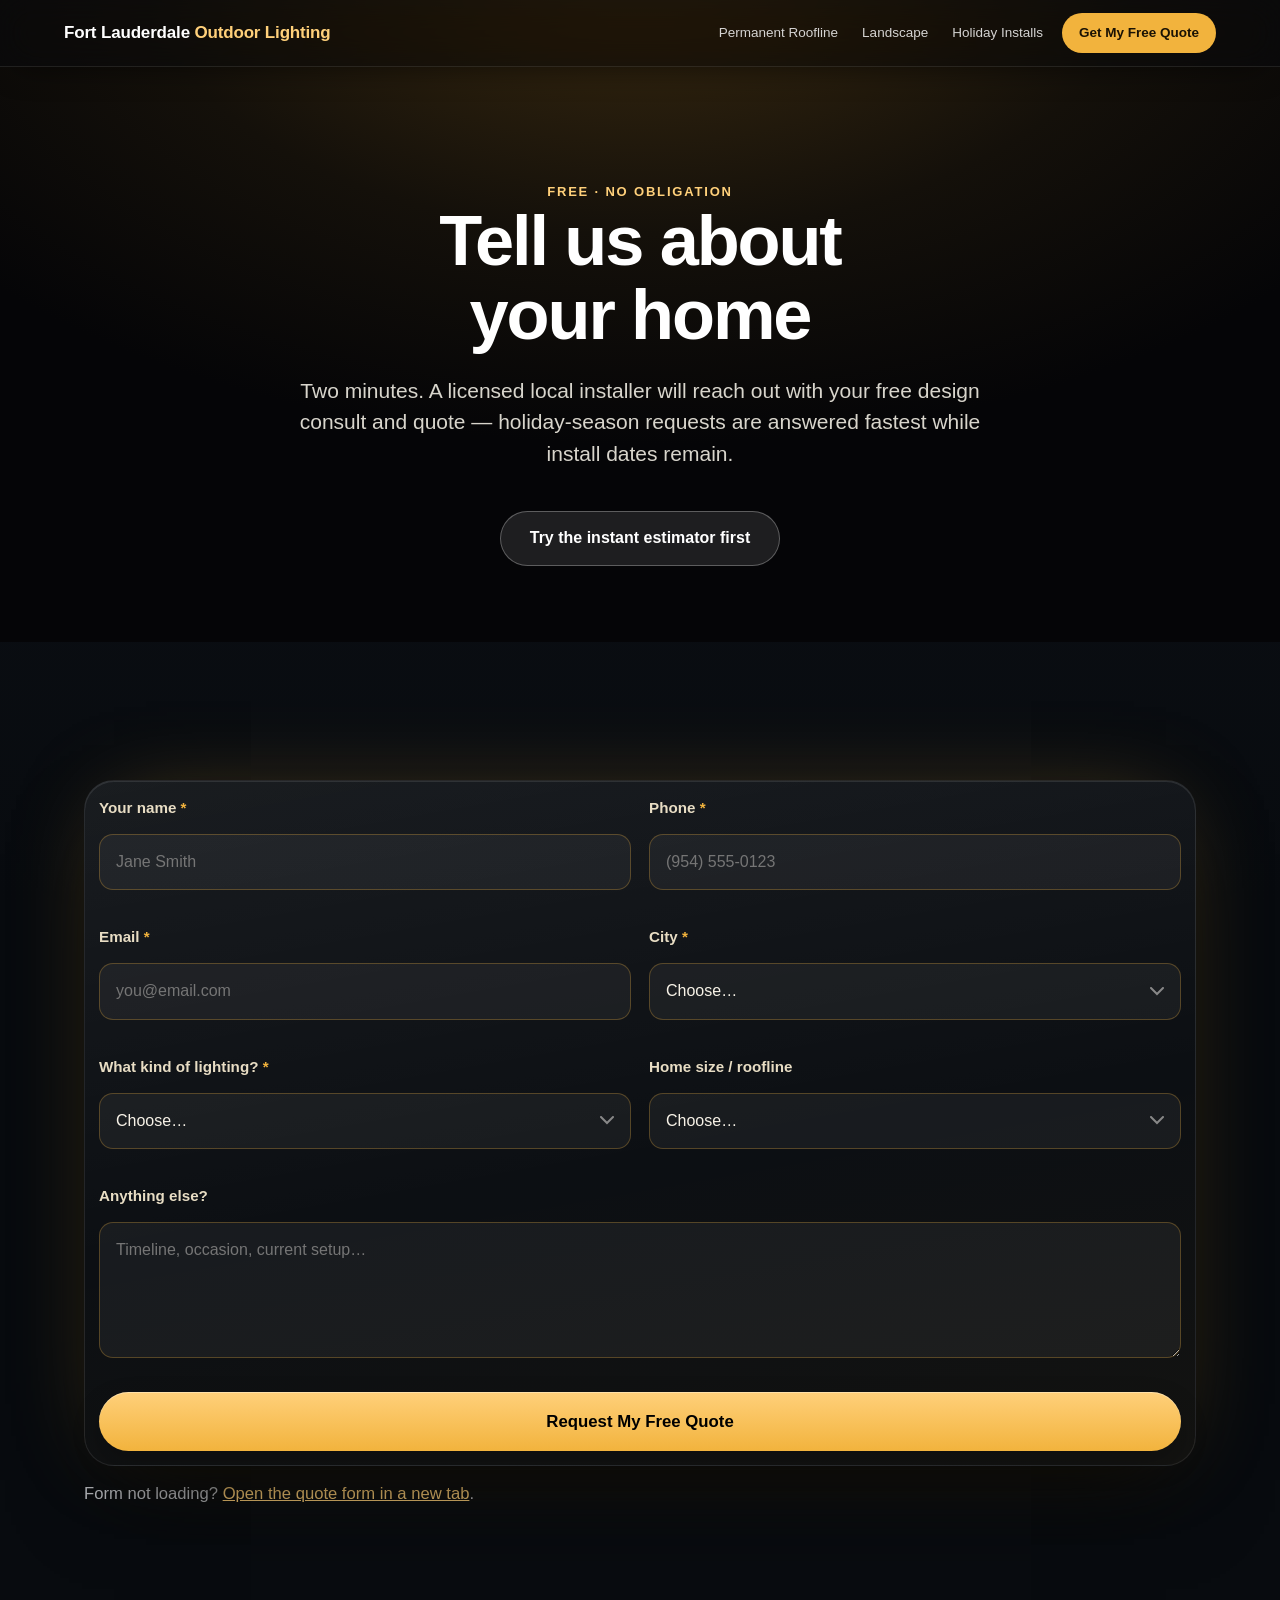
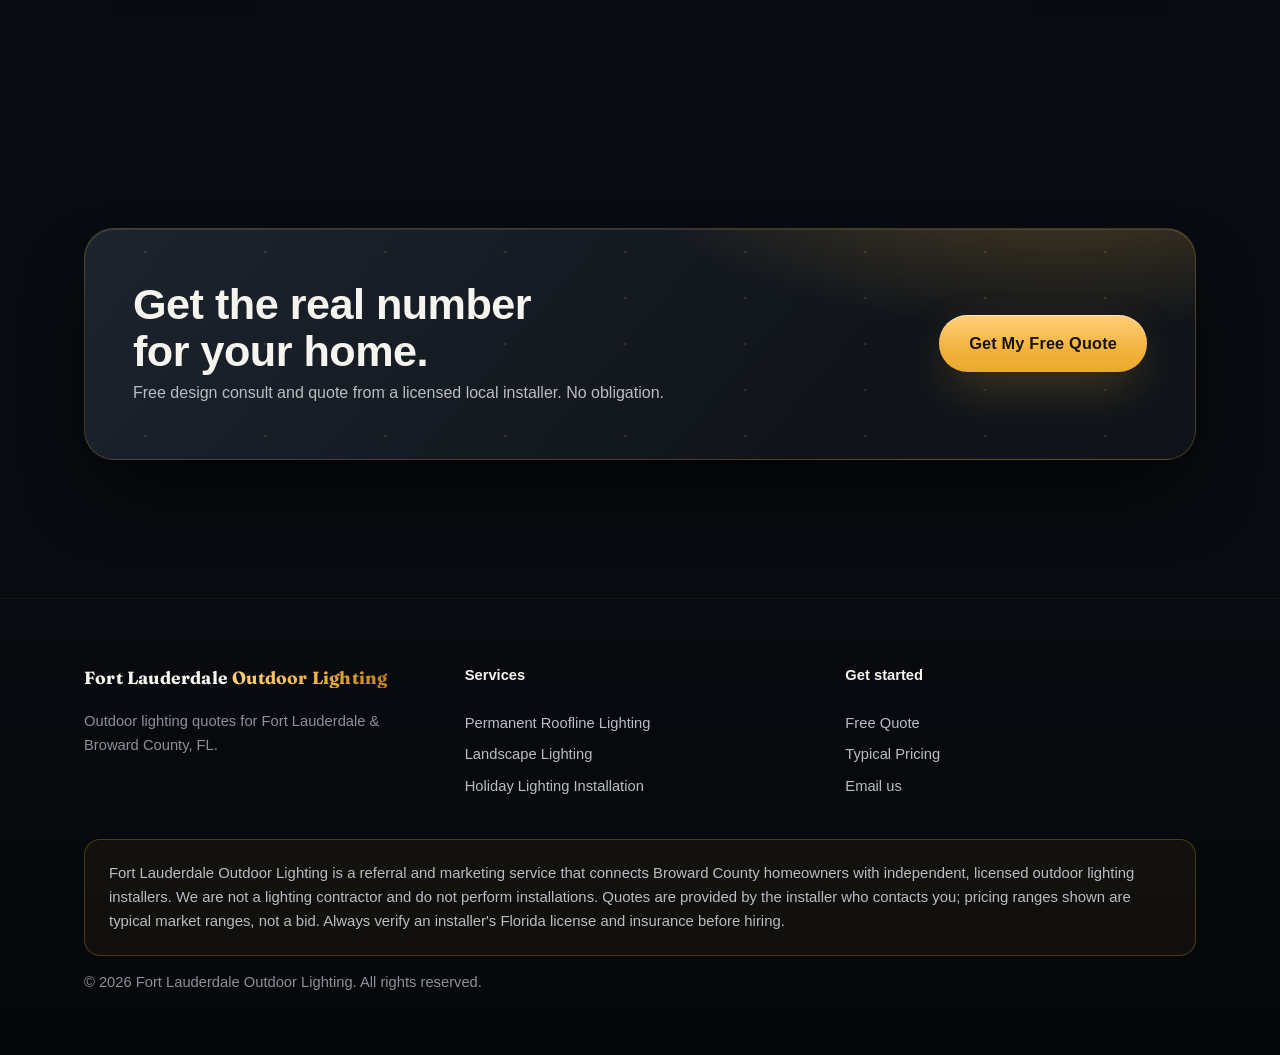
<file: get-a-quote.html>
<!DOCTYPE html>
<html lang="en">
<head>
<meta charset="UTF-8">
<meta name="viewport" content="width=device-width, initial-scale=1.0">
<title>Get a Free Outdoor Lighting Quote — Fort Lauderdale & Broward County, FL</title>
<meta name="description" content="Request a free outdoor lighting design consult and quote in Fort Lauderdale & Broward County — permanent roofline, landscape and holiday lighting.">
<meta property="og:title" content="Get a Free Outdoor Lighting Quote — Fort Lauderdale & Broward County, FL">
<meta property="og:description" content="Request a free outdoor lighting design consult and quote in Fort Lauderdale & Broward County — permanent roofline, landscape and holiday lighting.">
<meta property="og:type" content="website">
<link rel="icon" type="image/svg+xml" href="favicon.svg">
<meta name="google-site-verification" content="QB-ssv-MjZdVz-dJ-gzDWv2qY6BC9JkV1xSJGt7VMZ8" />
<link rel="preconnect" href="https://fonts.googleapis.com">
<link href="https://fonts.googleapis.com/css2?family=Fraunces:wght@600;700&family=Inter:wght@400;600;700&display=swap" rel="stylesheet">
<link rel="stylesheet" href="style.css">
<link rel="stylesheet" href="cinematic.css">
</head>
<body class="cine">
<header class="cine-nav"><div class="cine-nav-in">
<a class="cine-logo" href="index.html">Fort Lauderdale <span>Outdoor Lighting</span></a>
<nav aria-label="Main">
<a href="permanent-roofline-lighting.html">Permanent Roofline</a>
<a href="landscape-lighting.html">Landscape</a>
<a href="holiday-lighting-installation.html">Holiday Installs</a>
<a class="cta" href="get-a-quote.html">Get My Free Quote</a>
</nav></div></header>

<div class="cine-hero" style="padding-bottom:70px"><div class="wrap">
<p class="eyebrow">Free · No obligation</p>
<h1 style="font-size:clamp(2.6rem,6vw,4.4rem)">Tell us about your home</h1>
<p class="lede">Two minutes. A licensed local installer will reach out with your free design consult and quote — holiday-season requests are answered fastest while install dates remain.</p>
<div class="hero-cta"><a class="cine-btn ghost" href="index.html#estimator">Try the instant estimator first</a></div>
</div></div>

<section><div class="wrap">
<!-- FORM VERIFICATION (2026-11-01): fields, options, order and required flags below were
     cross-checked against the live Google Form viewform on 2026-11-01 and match exactly.
     Entry IDs are the site's own pre-existing native-form IDs for this same form
     (captured in snapshots/ftl-lighting-before.json) — an authoritative local source
     per BATCH-PLAYBOOK §5, so this form is LIVE, not fail-closed. Do not rename
     entry.* fields to entry.UNVERIFIED_* — that was the Lakeland pilot data loss.
     Original embed reference: https://docs.google.com/forms/d/e/1FAIpQLScX-S-pJX0Y0AP7EfF7koSnfTdxtU6JDijojXEzifGnJthVJQ/viewform?embedded=true -->
<div class="form-shell rv"><iframe name="gf_sink" title="form sink" style="display:none" aria-hidden="true" onload="if(window.__gfSent){window.location.href='thanks.html'}"></iframe>
<form class="gform" action="https://docs.google.com/forms/d/e/1FAIpQLScX-S-pJX0Y0AP7EfF7koSnfTdxtU6JDijojXEzifGnJthVJQ/formResponse" method="POST" target="gf_sink" onsubmit="window.__gfSent=true">
<div class="gf-field"><label for="f839250320">Your name <span class="gf-star">*</span></label><input id="f839250320" name="entry.839250320" type="text" placeholder="Jane Smith" required></div>
<div class="gf-field"><label for="f858650476">Phone <span class="gf-star">*</span></label><input id="f858650476" name="entry.858650476" type="tel" placeholder="(954) 555-0123" required></div>
<div class="gf-field"><label for="f1955444707">Email <span class="gf-star">*</span></label><input id="f1955444707" name="entry.1955444707" type="email" placeholder="you@email.com" required></div>
<div class="gf-field"><label for="f274837708">City <span class="gf-star">*</span></label><select id="f274837708" name="entry.274837708" required><option value="" disabled selected>Choose…</option><option value="Fort Lauderdale">Fort Lauderdale</option><option value="Wilton Manors">Wilton Manors</option><option value="Oakland Park">Oakland Park</option><option value="Plantation">Plantation</option><option value="Davie">Davie</option><option value="Weston">Weston</option><option value="Parkland">Parkland</option><option value="Coral Springs">Coral Springs</option><option value="Lighthouse Point">Lighthouse Point</option><option value="Pompano Beach">Pompano Beach</option><option value="Hillsboro Beach">Hillsboro Beach</option><option value="Lauderdale-by-the-Sea">Lauderdale-by-the-Sea</option><option value="Other / nearby">Other / nearby</option></select></div>
<div class="gf-field"><label for="f78162691">What kind of lighting? <span class="gf-star">*</span></label><select id="f78162691" name="entry.78162691" required><option value="" disabled selected>Choose…</option><option value="Permanent roofline lighting">Permanent roofline lighting</option><option value="Landscape lighting">Landscape lighting</option><option value="Holiday lighting installation">Holiday lighting installation</option><option value="Gutters + lighting together">Gutters + lighting together</option><option value="Not sure yet — advise me">Not sure yet — advise me</option></select></div>
<div class="gf-field"><label for="f1728631559">Home size / roofline</label><select id="f1728631559" name="entry.1728631559"><option value="" disabled selected>Choose…</option><option value="Single story">Single story</option><option value="Two story">Two story</option><option value="Large / estate home">Large / estate home</option><option value="Not sure">Not sure</option></select></div>
<div class="gf-field gf-wide"><label for="f2055155254">Anything else?</label><textarea id="f2055155254" name="entry.2055155254" rows="4" placeholder="Timeline, occasion, current setup…"></textarea></div>
<div class="gf-field gf-wide"><button class="gform-btn" type="submit">Request My Free Quote</button></div>
</form></div>
<p class="sub" style="margin-top:14px">Form not loading? <a href="https://docs.google.com/forms/d/e/1FAIpQLScX-S-pJX0Y0AP7EfF7koSnfTdxtU6JDijojXEzifGnJthVJQ/viewform" target="_blank" rel="noopener">Open the quote form in a new tab</a>.</p>
</div></section>

<section><div class="wrap"><div class="cta-band rv">
<div><h2 style="margin-bottom:6px">Get the real number for your home.</h2><p style="color:var(--muted)">Free design consult and quote from a licensed local installer. No obligation.</p></div>
<a class="btn" href="get-a-quote.html">Get My Free Quote</a>
</div></div></section>
<footer><div class="wrap">
<div class="cols">
<div><a class="logo" href="index.html" style="font-size:1.1rem">Fort Lauderdale <span>Outdoor Lighting</span></a><p style="margin-top:10px">Outdoor lighting quotes for Fort Lauderdale &amp; Broward County, FL.</p></div>
<div><strong style="color:var(--paper)">Services</strong><br><br><a href="permanent-roofline-lighting.html">Permanent Roofline Lighting</a><a href="landscape-lighting.html">Landscape Lighting</a><a href="holiday-lighting-installation.html">Holiday Lighting Installation</a></div>
<div><strong style="color:var(--paper)">Get started</strong><br><br><a href="get-a-quote.html">Free Quote</a><a href="index.html#pricing">Typical Pricing</a><a href="mailto:donmondemorrison+lighting@gmail.com">Email us</a></div>
</div>
<p class="disclosure">Fort Lauderdale Outdoor Lighting is a referral and marketing service that connects Broward County homeowners with independent, licensed outdoor lighting installers. We are not a lighting contractor and do not perform installations. Quotes are provided by the installer who contacts you; pricing ranges shown are typical market ranges, not a bid. Always verify an installer's Florida license and insurance before hiring.</p>
<p style="margin-top:14px">© 2026 Fort Lauderdale Outdoor Lighting. All rights reserved.</p>
</div></footer>
<script src="cinematic.js"></script>
<script>
/* Estimator / simulator handoff — prefill from ?need=, ?size= and ?summary=
   (values must match exact options of entry.78162691 / entry.1728631559;
   anything else is ignored). Summary lands in the "Anything else?" field. */
(function(){
  try{
    var q = new URLSearchParams(window.location.search);
    function setSel(name, param){
      var v = q.get(param); if(!v) return;
      var sel = document.querySelector('select[name="' + name + '"]'); if(!sel) return;
      for(var i=0;i<sel.options.length;i++){
        if(sel.options[i].value === v){ sel.selectedIndex = i; break; }
      }
    }
    setSel('entry.78162691', 'need');
    setSel('entry.1728631559', 'size');
    var s = q.get('summary');
    if(s){
      var ta = document.querySelector('textarea[name="entry.2055155254"]');
      if(ta && !ta.value) ta.value = s.slice(0, 500);
    }
    var n = q.get('notes');
    if(n){
      var ta2 = document.querySelector('textarea[name="entry.2055155254"]');
      if(ta2 && !ta2.value) ta2.value = n.slice(0, 500);
    }
  }catch(e){}
})();
</script>
</body>
</html>
</file>
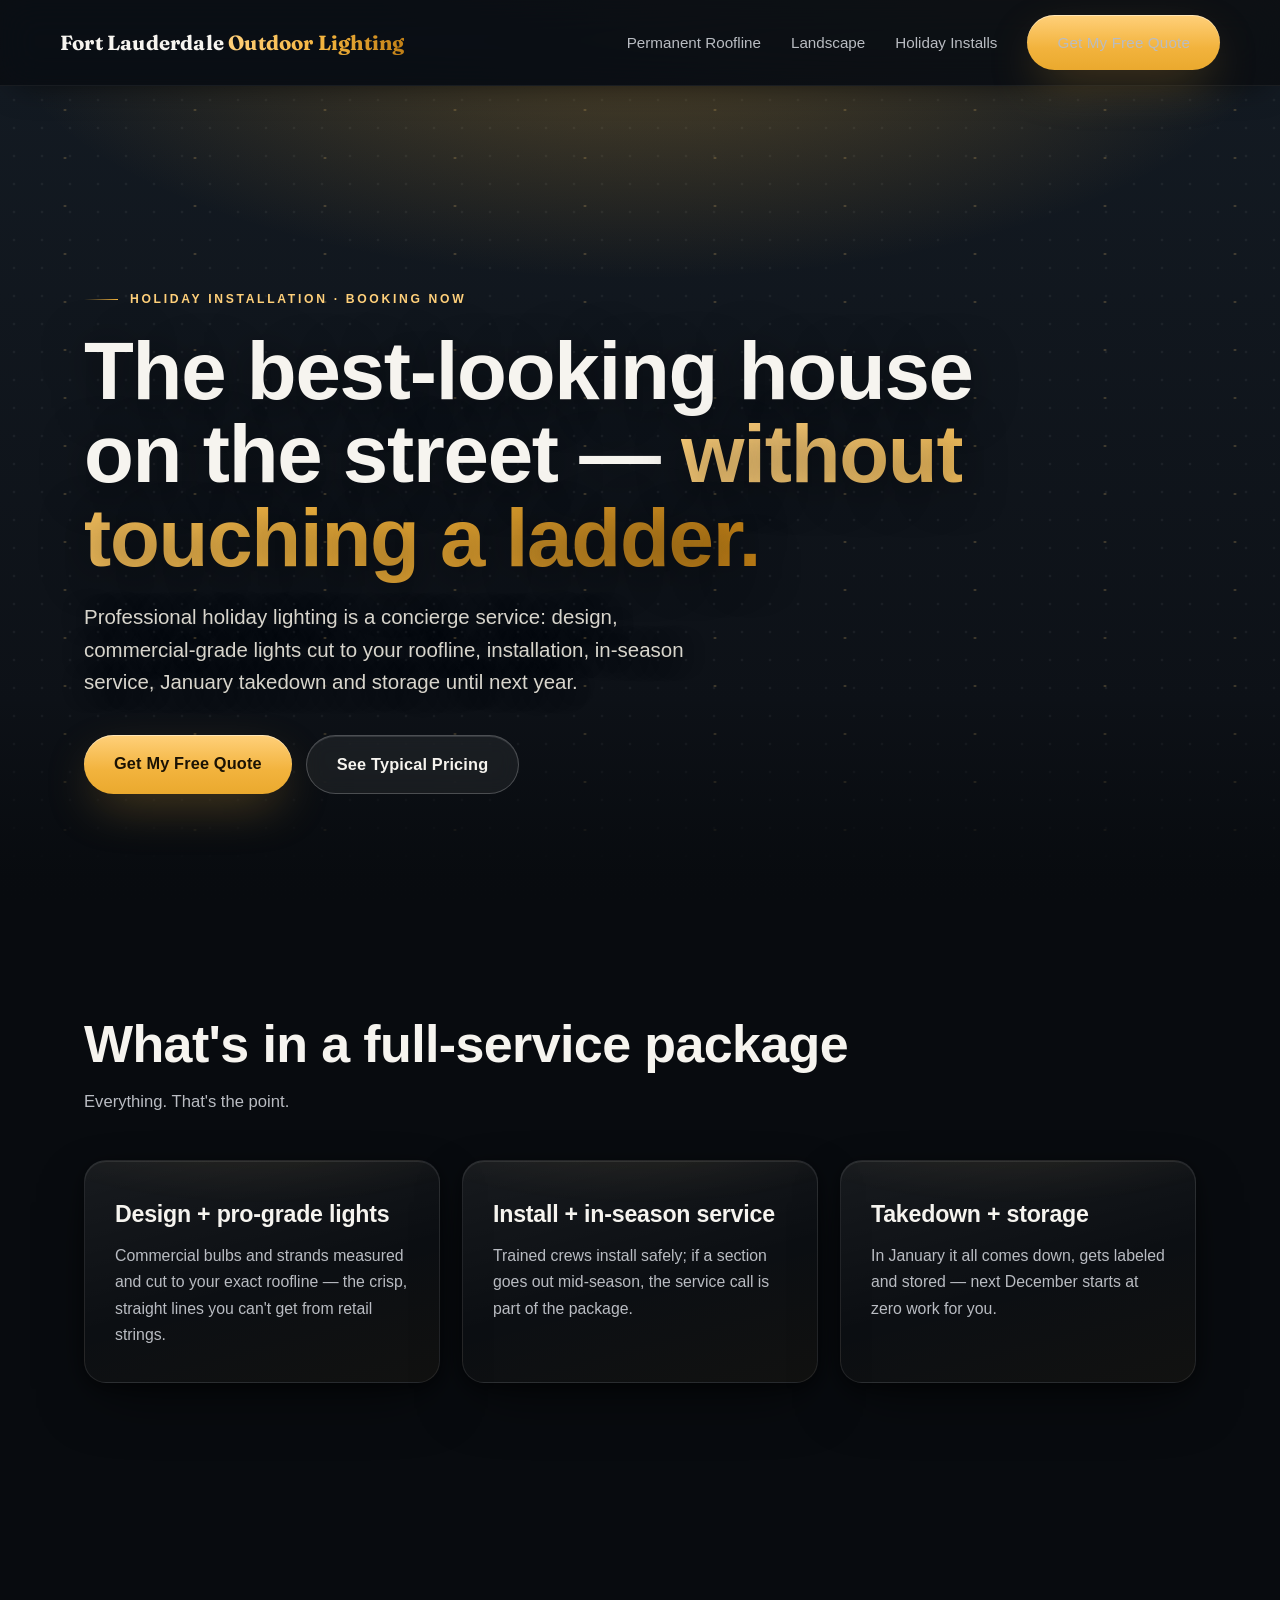
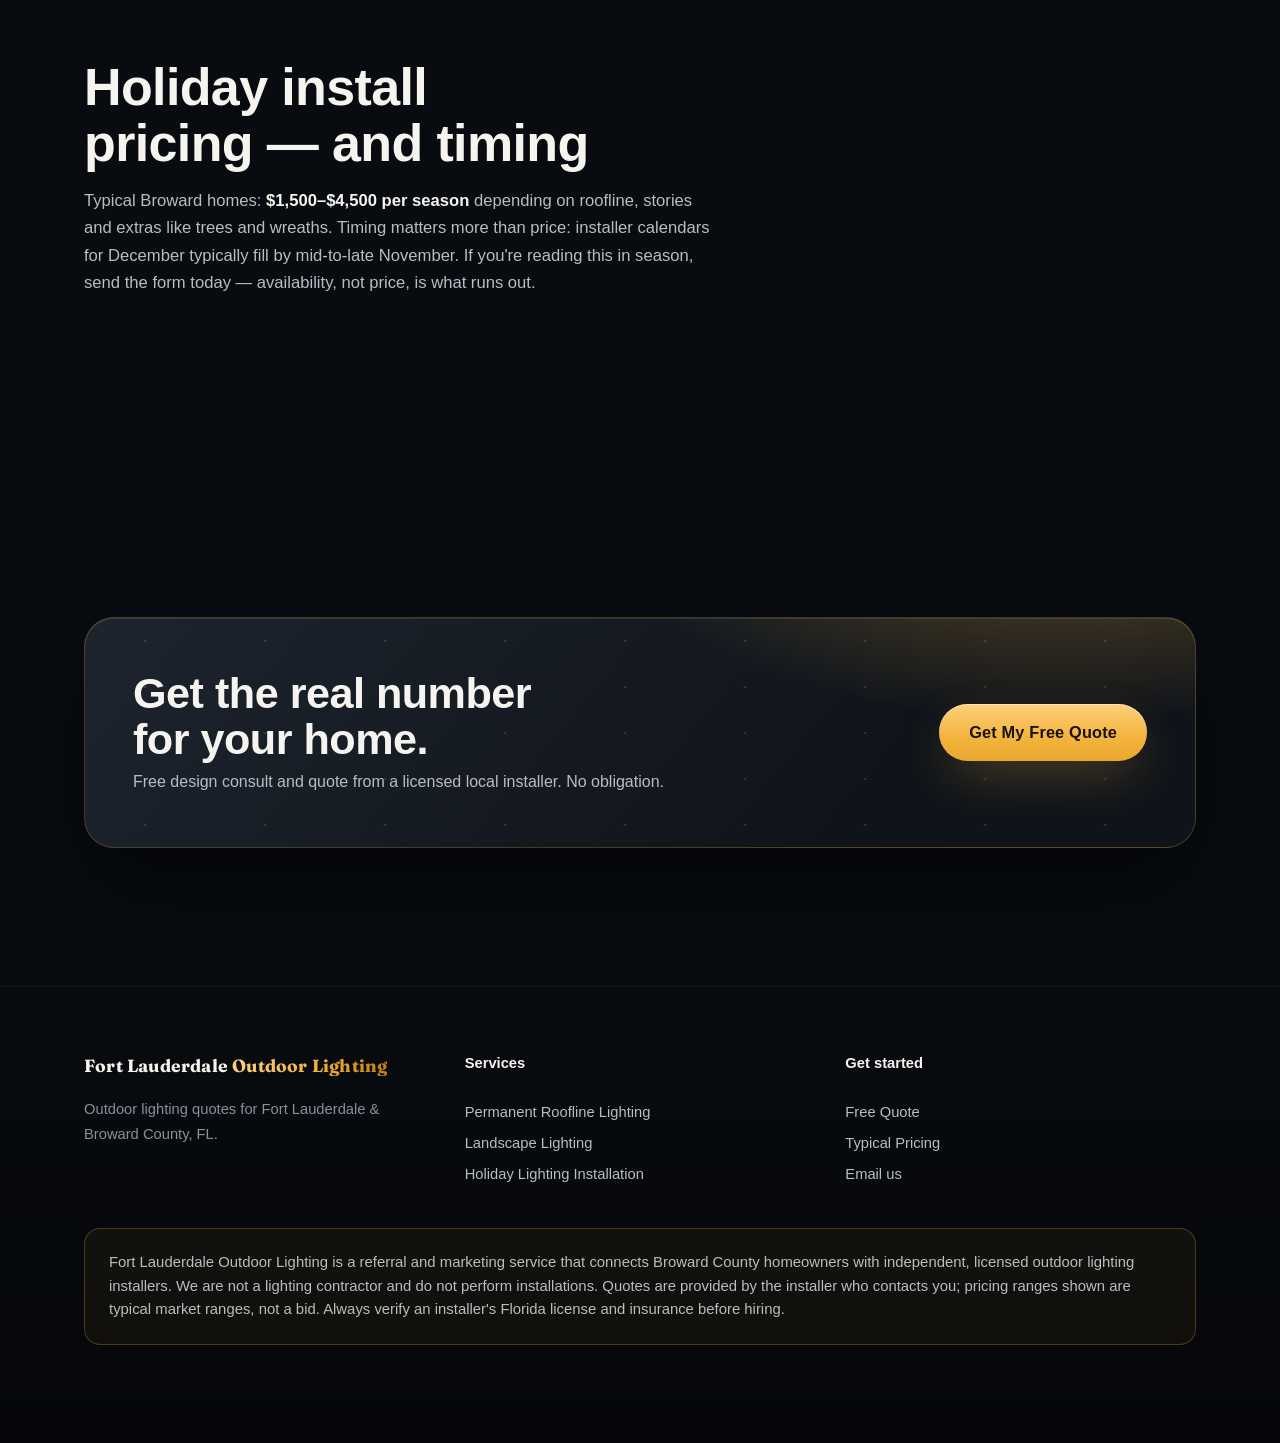
<file: holiday-lighting-installation.html>
<!DOCTYPE html>
<html lang="en">
<head>
<meta charset="UTF-8">
<meta name="viewport" content="width=device-width, initial-scale=1.0">
<title>Holiday & Christmas Light Installation in Fort Lauderdale, FL — Design, Install, Takedown</title>
<meta name="description" content="Full-service Christmas and holiday light installation in Fort Lauderdale & Broward — design, install, service, January takedown and storage. Typical home $1,500–$4,500. Book before calendars fill.">
<meta property="og:title" content="Holiday & Christmas Light Installation in Fort Lauderdale, FL — Design, Install, Takedown">
<meta property="og:description" content="Full-service Christmas and holiday light installation in Fort Lauderdale & Broward — design, install, service, January takedown and storage. Typical home $1,500–$4,500. Book before calendars fill.">
<meta property="og:type" content="website">
<link rel="icon" type="image/svg+xml" href="favicon.svg">
<meta name="google-site-verification" content="QB-ssv-MjZdVz-dJ-gzDWv2qY6BC9JkV1xSJGt7VMZ8" />
<link rel="preconnect" href="https://fonts.googleapis.com">
<link href="https://fonts.googleapis.com/css2?family=Fraunces:wght@600;700&family=Inter:wght@400;600;700&display=swap" rel="stylesheet">
<link rel="stylesheet" href="style.css">
<link rel="stylesheet" href="cinematic.css">
</head>
<body class="cine">
<header><div class="wrap nav">
<a class="logo" href="index.html">Fort Lauderdale <span>Outdoor Lighting</span></a>
<nav class="nav-links">
<a href="permanent-roofline-lighting.html">Permanent Roofline</a>
<a href="landscape-lighting.html">Landscape</a>
<a href="holiday-lighting-installation.html">Holiday Installs</a>
<a class="btn" href="get-a-quote.html">Get My Free Quote</a>
</nav></div></header>
<div class="hero"><div class="wrap">
<p class="eyebrow">Holiday Installation · Booking Now</p>
<h1>The best-looking house on the street — <em>without touching a ladder.</em></h1>
<p class="lede">Professional holiday lighting is a concierge service: design, commercial-grade lights cut to your roofline, installation, in-season service, January takedown and storage until next year.</p>
<div class="hero-cta"><a class="btn" href="get-a-quote.html">Get My Free Quote</a><a class="btn ghost" href="#pricing">See Typical Pricing</a></div>

</div></div>

<section><div class="wrap">
<h2>What's in a full-service package</h2>
<p class="sub">Everything. That's the point.</p>
<div class="cards">
<div class="card"><h3>Design + pro-grade lights</h3><p>Commercial bulbs and strands measured and cut to your exact roofline — the crisp, straight lines you can't get from retail strings.</p></div>
<div class="card"><h3>Install + in-season service</h3><p>Trained crews install safely; if a section goes out mid-season, the service call is part of the package.</p></div>
<div class="card"><h3>Takedown + storage</h3><p>In January it all comes down, gets labeled and stored — next December starts at zero work for you.</p></div>
</div>
</div></section>
<section><div class="wrap">
<h2>Holiday install pricing — and timing</h2>
<p class="sub">Typical Broward homes: <b>$1,500–$4,500 per season</b> depending on roofline, stories and extras like trees and wreaths. Timing matters more than price: installer calendars for December typically fill by mid-to-late November. If you're reading this in season, send the form today — availability, not price, is what runs out.</p>
</div></section>

<section><div class="wrap"><div class="cta-band">
<div><h2 style="margin-bottom:6px">Get the real number for your home.</h2><p style="color:var(--muted)">Free design consult and quote from a licensed local installer. No obligation.</p></div>
<a class="btn" href="get-a-quote.html">Get My Free Quote</a>
</div></div></section>
<footer><div class="wrap">
<div class="cols">
<div><a class="logo" href="index.html" style="font-size:1.1rem">Fort Lauderdale <span>Outdoor Lighting</span></a><p style="margin-top:10px">Outdoor lighting quotes for Fort Lauderdale &amp; Broward County, FL.</p></div>
<div><strong style="color:var(--paper)">Services</strong><br><br><a href="permanent-roofline-lighting.html">Permanent Roofline Lighting</a><a href="landscape-lighting.html">Landscape Lighting</a><a href="holiday-lighting-installation.html">Holiday Lighting Installation</a></div>
<div><strong style="color:var(--paper)">Get started</strong><br><br><a href="get-a-quote.html">Free Quote</a><a href="index.html#pricing">Typical Pricing</a><a href="mailto:donmondemorrison+lighting@gmail.com">Email us</a></div>
</div>
<p class="disclosure">Fort Lauderdale Outdoor Lighting is a referral and marketing service that connects Broward County homeowners with independent, licensed outdoor lighting installers. We are not a lighting contractor and do not perform installations. Quotes are provided by the installer who contacts you; pricing ranges shown are typical market ranges, not a bid. Always verify an installer's Florida license and insurance before hiring.</p>
<p style="margin-top:14px">© 2026 Fort Lauderdale Outdoor Lighting. All rights reserved.</p>
</div></footer>
<script>
/* Cinematic reveal + card tilt — vanilla, progressive enhancement.
   Elements are only hidden once JS runs; reduced-motion opts out. */
(function(){
  var reduce = window.matchMedia('(prefers-reduced-motion: reduce)').matches;
  var targets = document.querySelectorAll('section .wrap > *, .hero .wrap > *, footer .wrap > *, .card, .step, .cta-band');
  if('IntersectionObserver' in window && !reduce){
    var io = new IntersectionObserver(function(entries){
      entries.forEach(function(e){ if(e.isIntersecting){ e.target.classList.add('in'); io.unobserve(e.target); } });
    },{threshold:.12, rootMargin:'0px 0px -6% 0px'});
    targets.forEach(function(el){ el.classList.add('rv'); io.observe(el); });
  }
  if(!reduce && window.matchMedia('(pointer: fine)').matches){
    document.querySelectorAll('.card').forEach(function(card){
      card.addEventListener('pointermove', function(ev){
        var r = card.getBoundingClientRect();
        var x = (ev.clientX - r.left) / r.width - .5;
        var y = (ev.clientY - r.top) / r.height - .5;
        card.style.transform = 'translateY(-7px) rotateX(' + (-y*4.5).toFixed(2) + 'deg) rotateY(' + (x*4.5).toFixed(2) + 'deg)';
      });
      card.addEventListener('pointerleave', function(){ card.style.transform = ''; });
    });
  }
})();
</script>
</body>
</html>
</file>
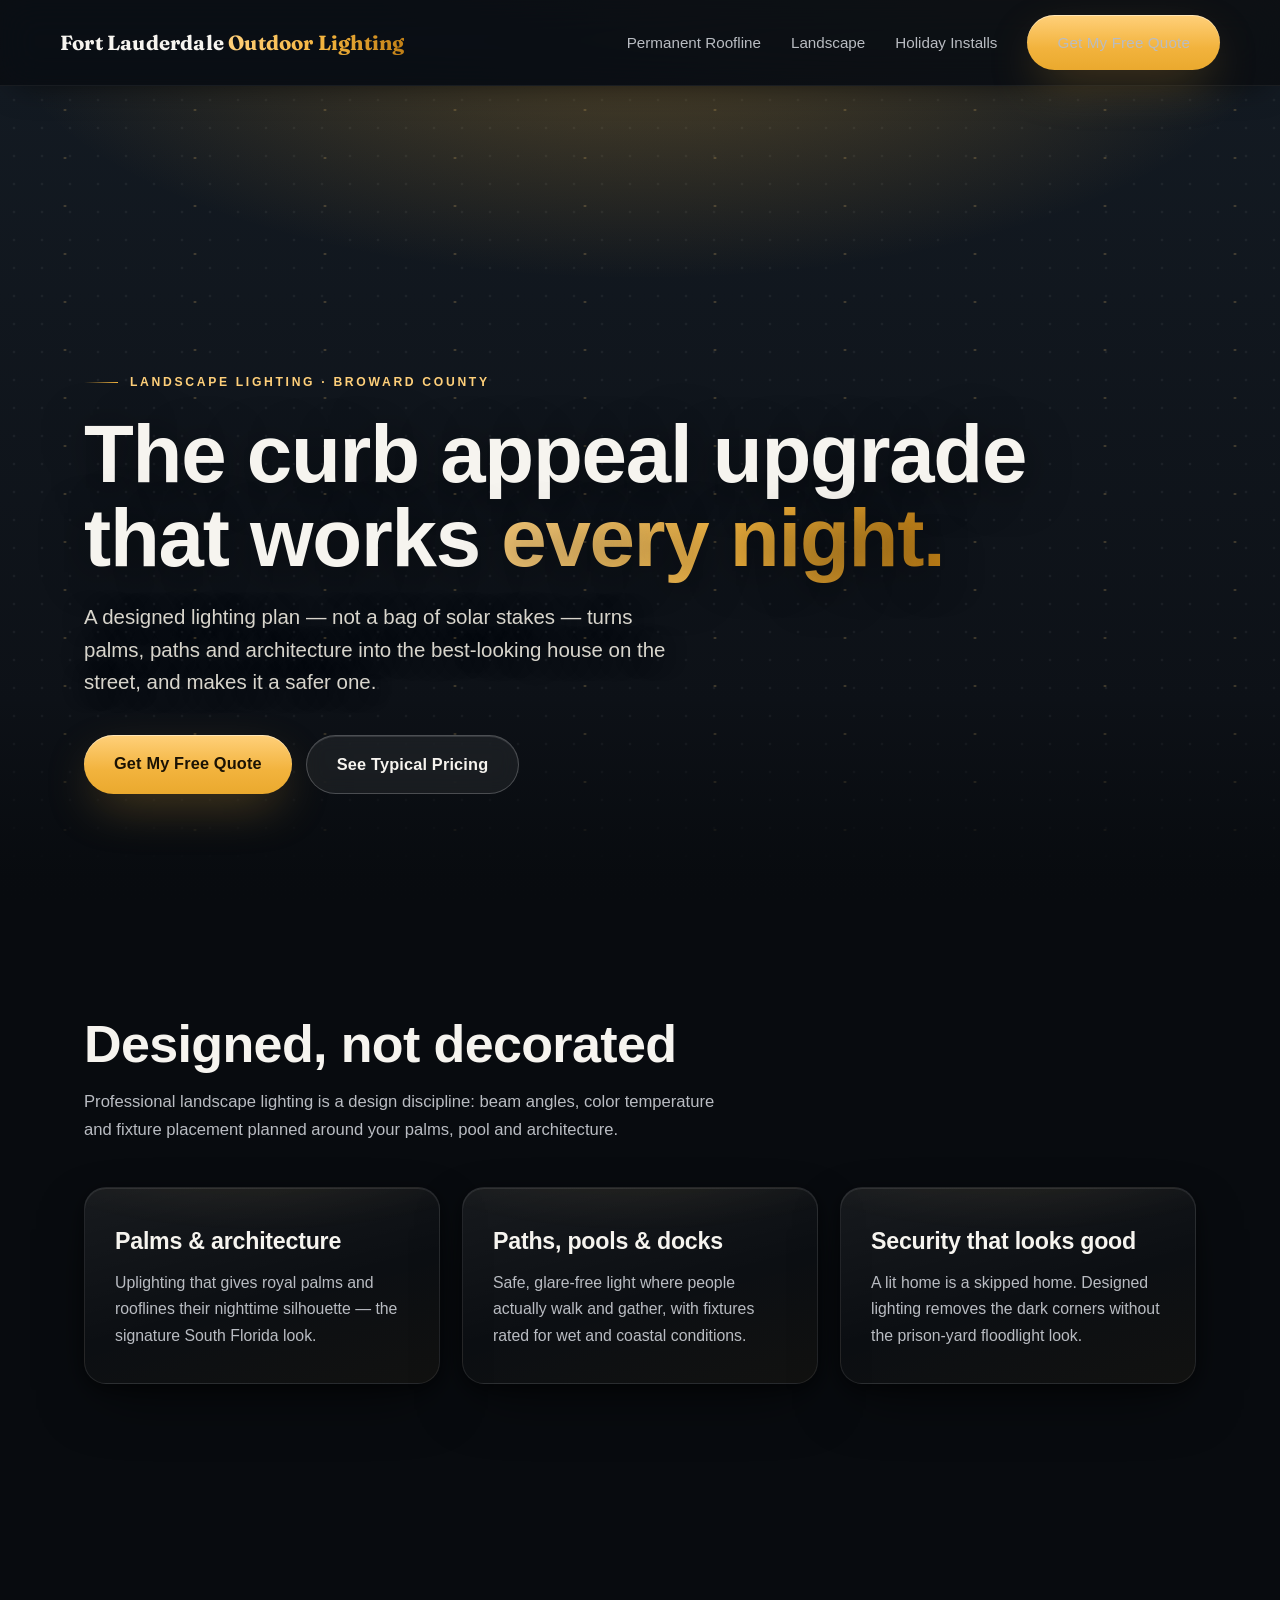
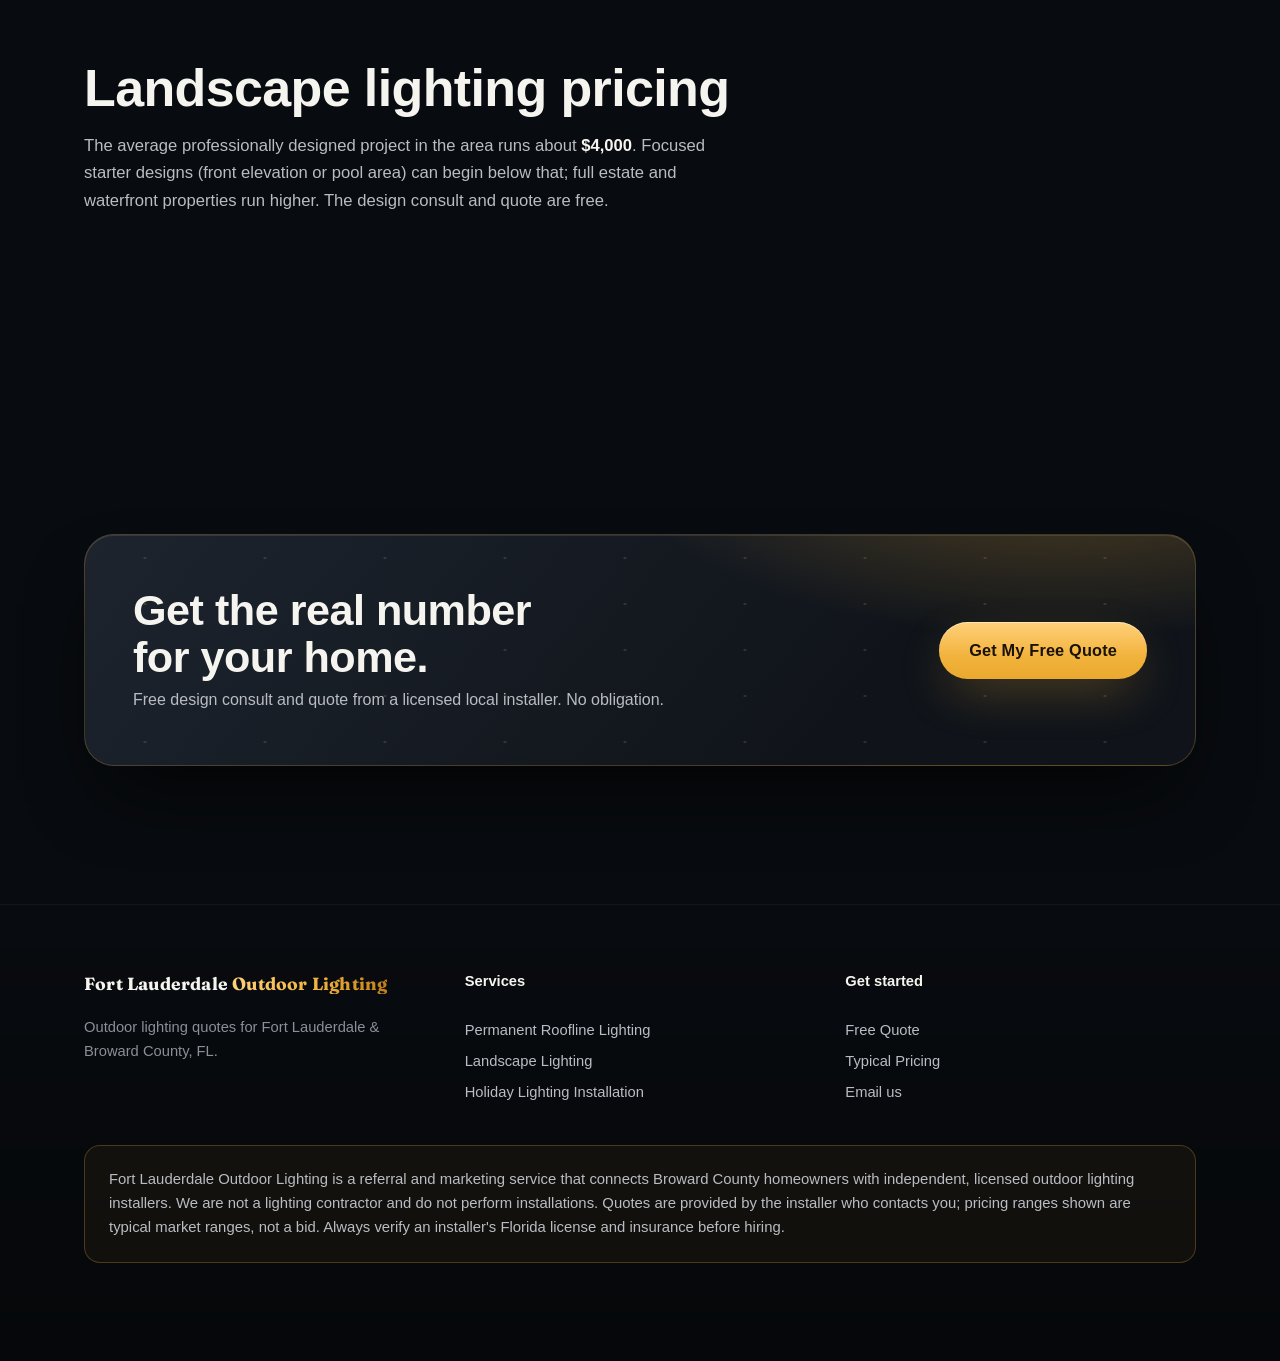
<file: landscape-lighting.html>
<!DOCTYPE html>
<html lang="en">
<head>
<meta charset="UTF-8">
<meta name="viewport" content="width=device-width, initial-scale=1.0">
<title>Landscape Lighting in Fort Lauderdale, FL — Design & Installation Quotes</title>
<meta name="description" content="Professionally designed landscape lighting in Fort Lauderdale & Broward County — palms, paths, pools, architecture. Average project ~$4,000. Free design consults.">
<meta property="og:title" content="Landscape Lighting in Fort Lauderdale, FL — Design & Installation Quotes">
<meta property="og:description" content="Professionally designed landscape lighting in Fort Lauderdale & Broward County — palms, paths, pools, architecture. Average project ~$4,000. Free design consults.">
<meta property="og:type" content="website">
<link rel="icon" type="image/svg+xml" href="favicon.svg">
<meta name="google-site-verification" content="QB-ssv-MjZdVz-dJ-gzDWv2qY6BC9JkV1xSJGt7VMZ8" />
<link rel="preconnect" href="https://fonts.googleapis.com">
<link href="https://fonts.googleapis.com/css2?family=Fraunces:wght@600;700&family=Inter:wght@400;600;700&display=swap" rel="stylesheet">
<link rel="stylesheet" href="style.css">
<link rel="stylesheet" href="cinematic.css">
</head>
<body class="cine">
<header><div class="wrap nav">
<a class="logo" href="index.html">Fort Lauderdale <span>Outdoor Lighting</span></a>
<nav class="nav-links">
<a href="permanent-roofline-lighting.html">Permanent Roofline</a>
<a href="landscape-lighting.html">Landscape</a>
<a href="holiday-lighting-installation.html">Holiday Installs</a>
<a class="btn" href="get-a-quote.html">Get My Free Quote</a>
</nav></div></header>
<div class="hero"><div class="wrap">
<p class="eyebrow">Landscape Lighting · Broward County</p>
<h1>The curb appeal upgrade that works <em>every night.</em></h1>
<p class="lede">A designed lighting plan — not a bag of solar stakes — turns palms, paths and architecture into the best-looking house on the street, and makes it a safer one.</p>
<div class="hero-cta"><a class="btn" href="get-a-quote.html">Get My Free Quote</a><a class="btn ghost" href="#pricing">See Typical Pricing</a></div>

</div></div>

<section><div class="wrap">
<h2>Designed, not decorated</h2>
<p class="sub">Professional landscape lighting is a design discipline: beam angles, color temperature and fixture placement planned around your palms, pool and architecture.</p>
<div class="cards">
<div class="card"><h3>Palms &amp; architecture</h3><p>Uplighting that gives royal palms and rooflines their nighttime silhouette — the signature South Florida look.</p></div>
<div class="card"><h3>Paths, pools &amp; docks</h3><p>Safe, glare-free light where people actually walk and gather, with fixtures rated for wet and coastal conditions.</p></div>
<div class="card"><h3>Security that looks good</h3><p>A lit home is a skipped home. Designed lighting removes the dark corners without the prison-yard floodlight look.</p></div>
</div>
</div></section>
<section><div class="wrap">
<h2>Landscape lighting pricing</h2>
<p class="sub">The average professionally designed project in the area runs about <b>$4,000</b>. Focused starter designs (front elevation or pool area) can begin below that; full estate and waterfront properties run higher. The design consult and quote are free.</p>
</div></section>

<section><div class="wrap"><div class="cta-band">
<div><h2 style="margin-bottom:6px">Get the real number for your home.</h2><p style="color:var(--muted)">Free design consult and quote from a licensed local installer. No obligation.</p></div>
<a class="btn" href="get-a-quote.html">Get My Free Quote</a>
</div></div></section>
<footer><div class="wrap">
<div class="cols">
<div><a class="logo" href="index.html" style="font-size:1.1rem">Fort Lauderdale <span>Outdoor Lighting</span></a><p style="margin-top:10px">Outdoor lighting quotes for Fort Lauderdale &amp; Broward County, FL.</p></div>
<div><strong style="color:var(--paper)">Services</strong><br><br><a href="permanent-roofline-lighting.html">Permanent Roofline Lighting</a><a href="landscape-lighting.html">Landscape Lighting</a><a href="holiday-lighting-installation.html">Holiday Lighting Installation</a></div>
<div><strong style="color:var(--paper)">Get started</strong><br><br><a href="get-a-quote.html">Free Quote</a><a href="index.html#pricing">Typical Pricing</a><a href="mailto:donmondemorrison+lighting@gmail.com">Email us</a></div>
</div>
<p class="disclosure">Fort Lauderdale Outdoor Lighting is a referral and marketing service that connects Broward County homeowners with independent, licensed outdoor lighting installers. We are not a lighting contractor and do not perform installations. Quotes are provided by the installer who contacts you; pricing ranges shown are typical market ranges, not a bid. Always verify an installer's Florida license and insurance before hiring.</p>
<p style="margin-top:14px">© 2026 Fort Lauderdale Outdoor Lighting. All rights reserved.</p>
</div></footer>
<script>
/* Cinematic reveal + card tilt — vanilla, progressive enhancement.
   Elements are only hidden once JS runs; reduced-motion opts out. */
(function(){
  var reduce = window.matchMedia('(prefers-reduced-motion: reduce)').matches;
  var targets = document.querySelectorAll('section .wrap > *, .hero .wrap > *, footer .wrap > *, .card, .step, .cta-band');
  if('IntersectionObserver' in window && !reduce){
    var io = new IntersectionObserver(function(entries){
      entries.forEach(function(e){ if(e.isIntersecting){ e.target.classList.add('in'); io.unobserve(e.target); } });
    },{threshold:.12, rootMargin:'0px 0px -6% 0px'});
    targets.forEach(function(el){ el.classList.add('rv'); io.observe(el); });
  }
  if(!reduce && window.matchMedia('(pointer: fine)').matches){
    document.querySelectorAll('.card').forEach(function(card){
      card.addEventListener('pointermove', function(ev){
        var r = card.getBoundingClientRect();
        var x = (ev.clientX - r.left) / r.width - .5;
        var y = (ev.clientY - r.top) / r.height - .5;
        card.style.transform = 'translateY(-7px) rotateX(' + (-y*4.5).toFixed(2) + 'deg) rotateY(' + (x*4.5).toFixed(2) + 'deg)';
      });
      card.addEventListener('pointerleave', function(){ card.style.transform = ''; });
    });
  }
})();
</script>
</body>
</html>
</file>
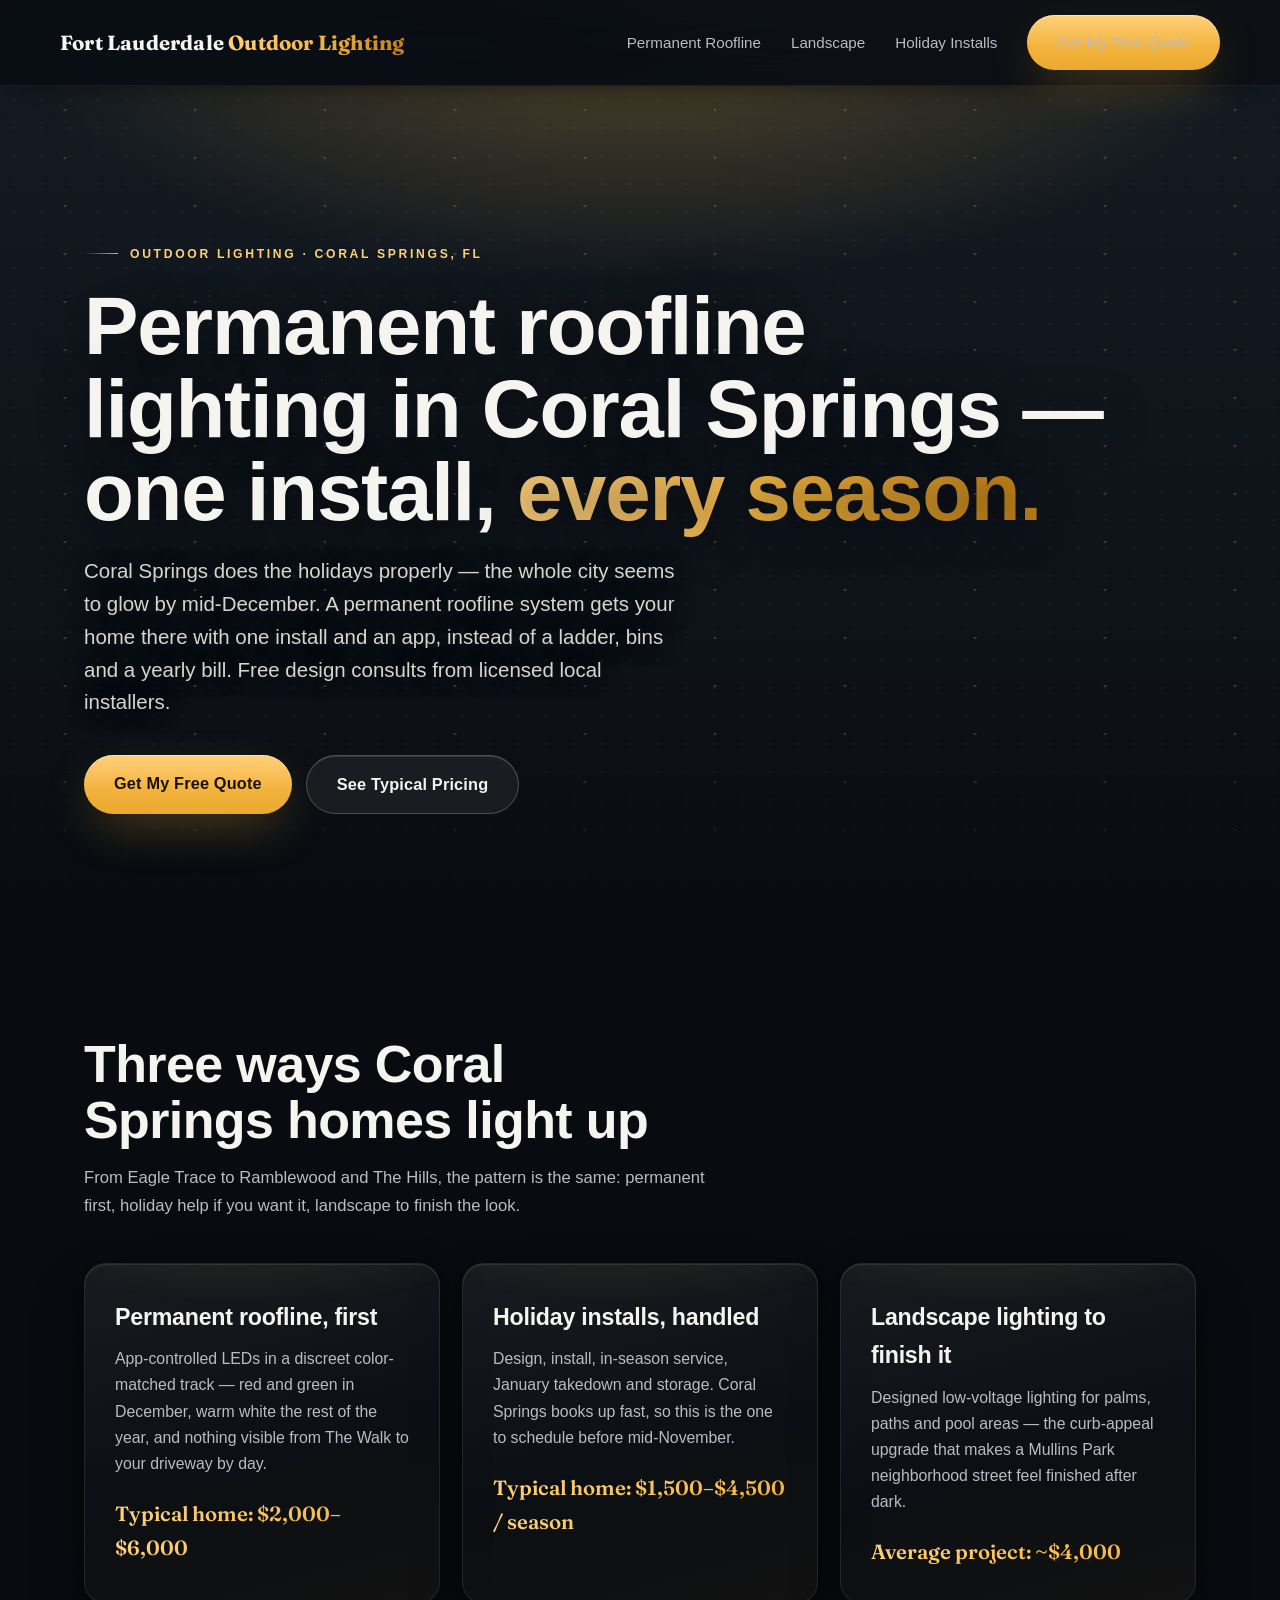
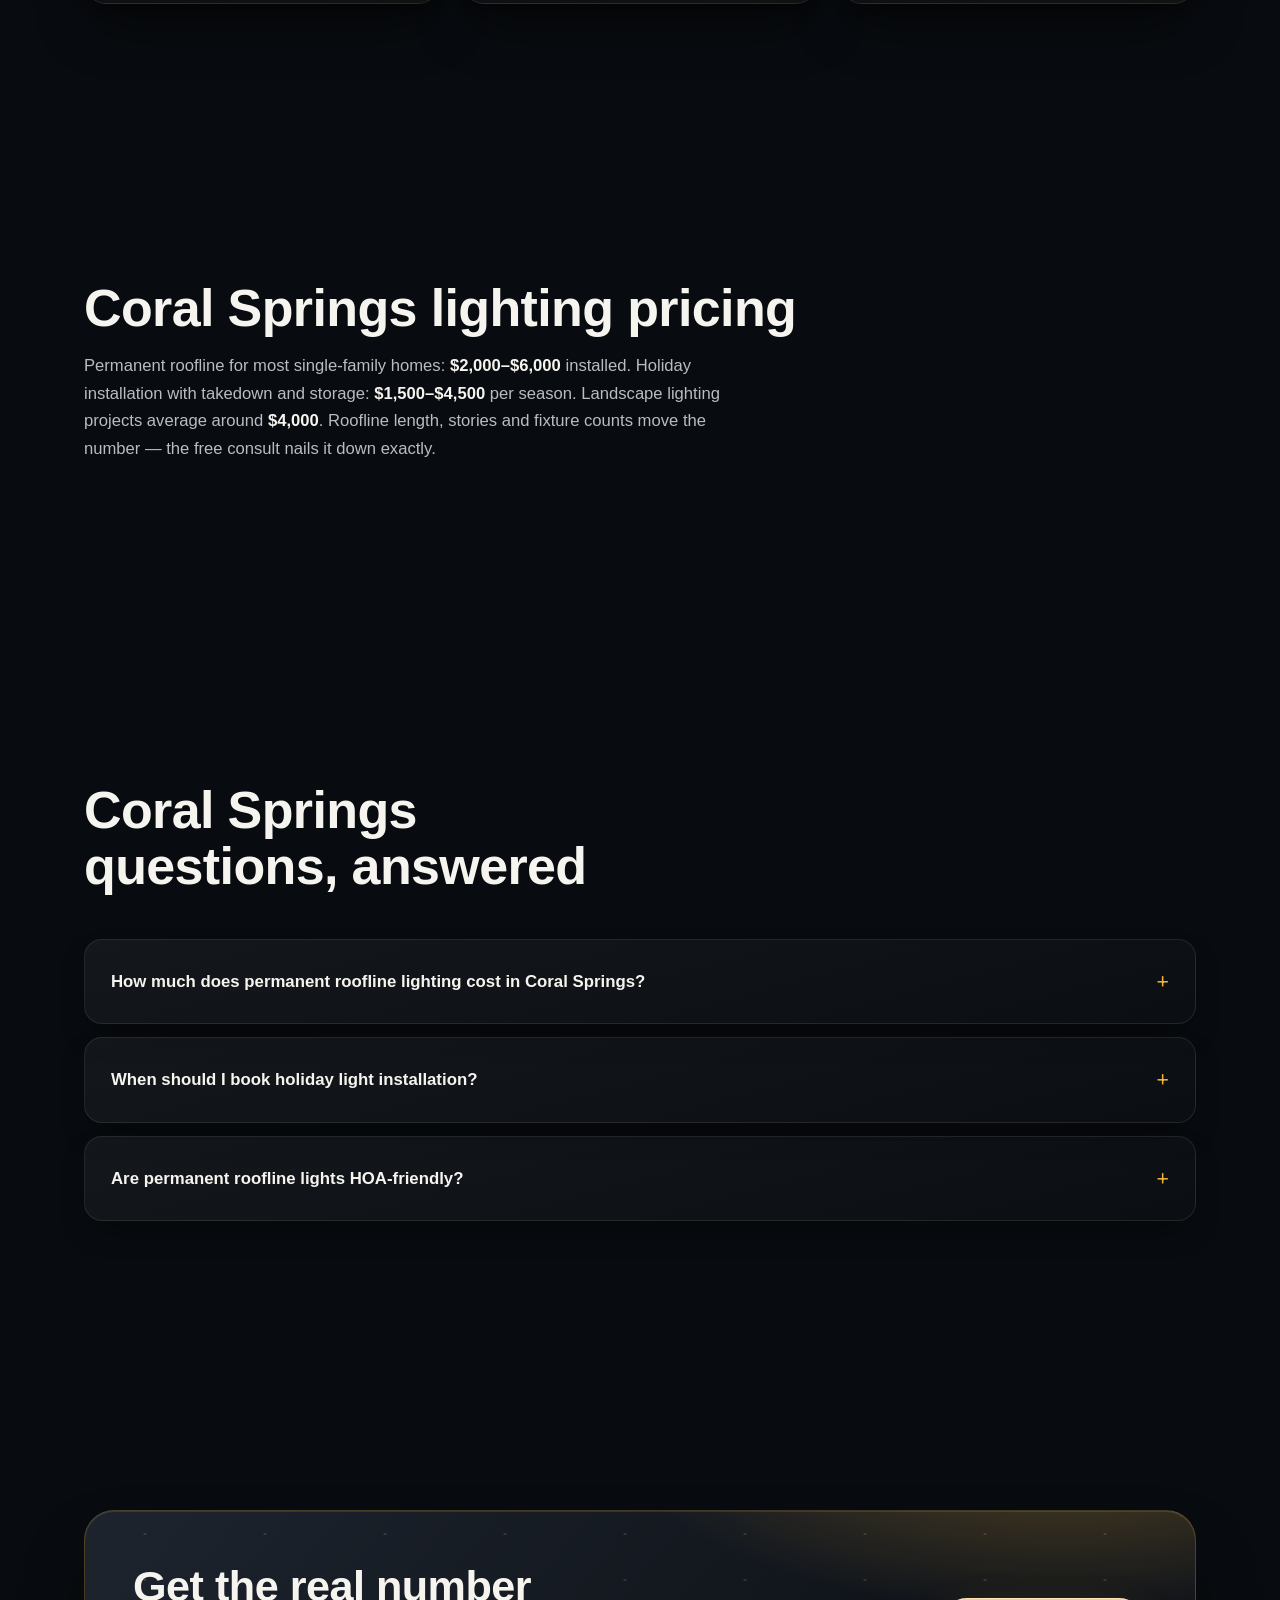
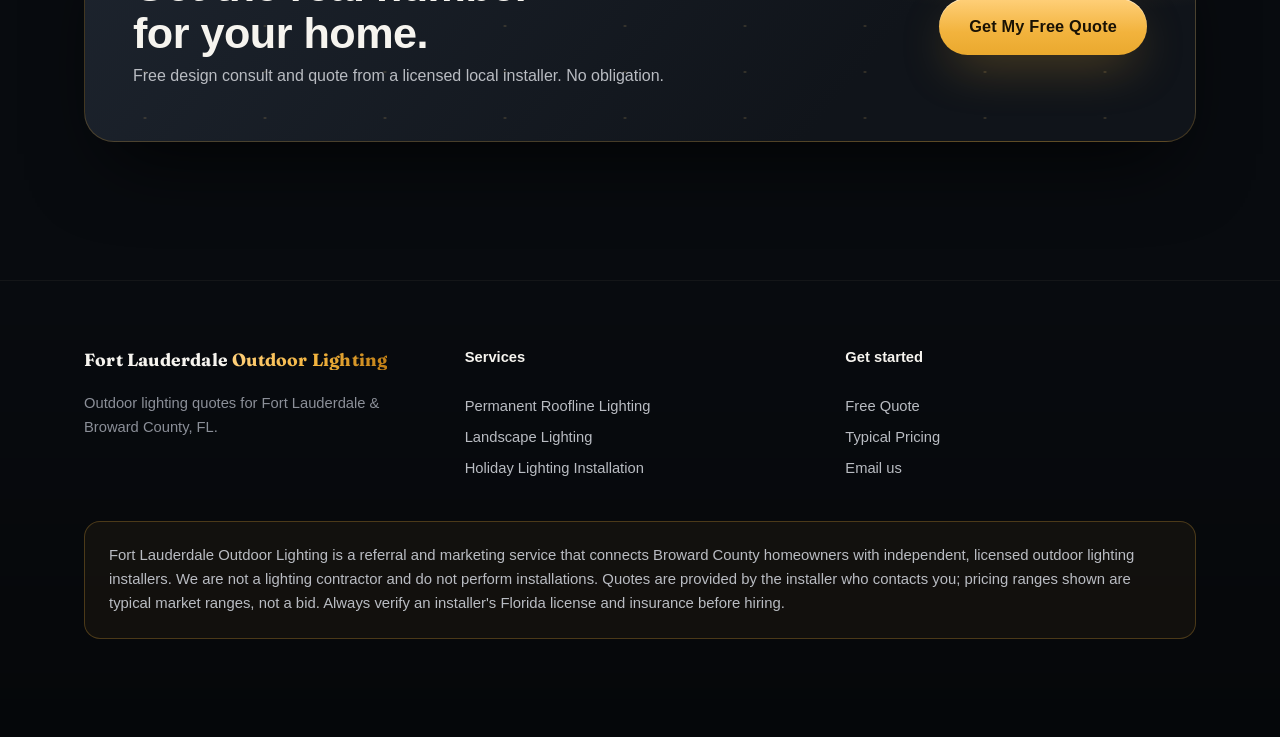
<file: outdoor-lighting-coral-springs.html>
<!DOCTYPE html>
<html lang="en">
<head>
<meta charset="UTF-8">
<meta name="viewport" content="width=device-width, initial-scale=1.0">
<title>Outdoor Lighting in Coral Springs, FL — Permanent Roofline & Holiday Light Quotes</title>
<meta name="description" content="Free quotes for permanent roofline lighting, holiday light installation and landscape lighting in Coral Springs, FL. Permanent systems typically $2,000–$6,000. Licensed local installers.">
<meta property="og:title" content="Outdoor Lighting in Coral Springs, FL — Permanent Roofline & Holiday Light Quotes">
<meta property="og:description" content="Free quotes for permanent roofline lighting, holiday light installation and landscape lighting in Coral Springs, FL. Permanent systems typically $2,000–$6,000. Licensed local installers.">
<meta property="og:type" content="website">
<link rel="icon" type="image/svg+xml" href="favicon.svg">
<meta name="google-site-verification" content="QB-ssv-MjZdVz-dJ-gzDWv2qY6BC9JkV1xSJGt7VMZ8" />
<link rel="preconnect" href="https://fonts.googleapis.com">
<link href="https://fonts.googleapis.com/css2?family=Fraunces:wght@600;700&family=Inter:wght@400;600;700&display=swap" rel="stylesheet">
<link rel="stylesheet" href="style.css">
<link rel="stylesheet" href="cinematic.css">
<script type="application/ld+json">
{"@context":"https://schema.org","@type":"Service","name":"Outdoor Lighting — Coral Springs, FL","serviceType":"Outdoor lighting installation referrals","areaServed":["Coral Springs, FL"],"provider":{"@type":"Organization","name":"Fort Lauderdale Outdoor Lighting"},"url":"https://lifeofmorr.github.io/fort-lauderdale-outdoor-lighting/outdoor-lighting-coral-springs.html"}
</script>
<script type="application/ld+json">
{"@context":"https://schema.org","@type":"FAQPage","mainEntity":[
{"@type":"Question","name":"How much does permanent roofline lighting cost in Coral Springs?","acceptedAnswer":{"@type":"Answer","text":"Most Coral Springs single-family homes run $2,000–$6,000 for a professionally installed permanent roofline system, depending on roofline length, stories and track type. The free design consult measures your home and prices it exactly."}},
{"@type":"Question","name":"When should Coral Springs homeowners book holiday light installation?","acceptedAnswer":{"@type":"Answer","text":"Early — Broward installers' December calendars typically fill by mid-to-late November. Professional holiday packages typically run $1,500–$4,500 per season and include design, installation, in-season service, January takedown and storage."}},
{"@type":"Question","name":"Are permanent roofline lights HOA-friendly in Coral Springs?","acceptedAnswer":{"@type":"Answer","text":"Usually, yes. The track is slim, color-matched to your fascia and nearly invisible by day, so many communities that ban year-round holiday lights allow permanent systems as architectural lighting. Your installer can confirm your neighborhood's rules."}}]}
</script>
</head>
<body class="cine">
<header><div class="wrap nav">
<a class="logo" href="index.html">Fort Lauderdale <span>Outdoor Lighting</span></a>
<nav class="nav-links">
<a href="permanent-roofline-lighting.html">Permanent Roofline</a>
<a href="landscape-lighting.html">Landscape</a>
<a href="holiday-lighting-installation.html">Holiday Installs</a>
<a class="btn" href="get-a-quote.html">Get My Free Quote</a>
</nav></div></header>
<div class="hero"><div class="wrap">
<p class="eyebrow">Outdoor Lighting · Coral Springs, FL</p>
<h1>Permanent roofline lighting in Coral Springs — one install, <em>every season.</em></h1>
<p class="lede">Coral Springs does the holidays properly — the whole city seems to glow by mid-December. A permanent roofline system gets your home there with one install and an app, instead of a ladder, bins and a yearly bill. Free design consults from licensed local installers.</p>
<div class="hero-cta"><a class="btn" href="get-a-quote.html">Get My Free Quote</a><a class="btn ghost" href="index.html#pricing">See Typical Pricing</a></div>
</div></div>

<section><div class="wrap">
<h2>Three ways Coral Springs homes light up</h2>
<p class="sub">From Eagle Trace to Ramblewood and The Hills, the pattern is the same: permanent first, holiday help if you want it, landscape to finish the look.</p>
<div class="cards">
<div class="card"><h3>Permanent roofline, first</h3><p>App-controlled LEDs in a discreet color-matched track — red and green in December, warm white the rest of the year, and nothing visible from The Walk to your driveway by day.</p><span class="price">Typical home: $2,000–$6,000</span></div>
<div class="card"><h3>Holiday installs, handled</h3><p>Design, install, in-season service, January takedown and storage. Coral Springs books up fast, so this is the one to schedule before mid-November.</p><span class="price">Typical home: $1,500–$4,500 / season</span></div>
<div class="card"><h3>Landscape lighting to finish it</h3><p>Designed low-voltage lighting for palms, paths and pool areas — the curb-appeal upgrade that makes a Mullins Park neighborhood street feel finished after dark.</p><span class="price">Average project: ~$4,000</span></div>
</div>
</div></section>

<section><div class="wrap">
<h2>Coral Springs lighting pricing</h2>
<p class="sub">Permanent roofline for most single-family homes: <b>$2,000–$6,000</b> installed. Holiday installation with takedown and storage: <b>$1,500–$4,500</b> per season. Landscape lighting projects average around <b>$4,000</b>. Roofline length, stories and fixture counts move the number — the free consult nails it down exactly.</p>
</div></section>

<section class="faq"><div class="wrap">
<h2>Coral Springs questions, answered</h2>
<p class="sub"></p>
<details><summary>How much does permanent roofline lighting cost in Coral Springs?</summary><p>Most single-family homes run $2,000–$6,000 installed, depending on roofline length, stories and track type. The free design consult measures your home and prices it exactly.</p></details>
<details><summary>When should I book holiday light installation?</summary><p>Early — Broward December calendars typically fill by mid-to-late November. Packages typically run $1,500–$4,500 per season and include design, installation, takedown and storage.</p></details>
<details><summary>Are permanent roofline lights HOA-friendly?</summary><p>Usually, yes. The color-matched track is nearly invisible by day, and many HOAs treat it as architectural lighting. Your installer can confirm your neighborhood's rules.</p></details>
</div></section>

<section><div class="wrap"><div class="cta-band">
<div><h2 style="margin-bottom:6px">Get the real number for your home.</h2><p style="color:var(--muted)">Free design consult and quote from a licensed local installer. No obligation.</p></div>
<a class="btn" href="get-a-quote.html">Get My Free Quote</a>
</div></div></section>
<footer><div class="wrap">
<div class="cols">
<div><a class="logo" href="index.html" style="font-size:1.1rem">Fort Lauderdale <span>Outdoor Lighting</span></a><p style="margin-top:10px">Outdoor lighting quotes for Fort Lauderdale &amp; Broward County, FL.</p></div>
<div><strong style="color:var(--paper)">Services</strong><br><br><a href="permanent-roofline-lighting.html">Permanent Roofline Lighting</a><a href="landscape-lighting.html">Landscape Lighting</a><a href="holiday-lighting-installation.html">Holiday Lighting Installation</a></div>
<div><strong style="color:var(--paper)">Get started</strong><br><br><a href="get-a-quote.html">Free Quote</a><a href="index.html#pricing">Typical Pricing</a><a href="mailto:donmondemorrison+lighting@gmail.com">Email us</a></div>
</div>
<p class="disclosure">Fort Lauderdale Outdoor Lighting is a referral and marketing service that connects Broward County homeowners with independent, licensed outdoor lighting installers. We are not a lighting contractor and do not perform installations. Quotes are provided by the installer who contacts you; pricing ranges shown are typical market ranges, not a bid. Always verify an installer's Florida license and insurance before hiring.</p>
<p style="margin-top:14px">© 2026 Fort Lauderdale Outdoor Lighting. All rights reserved.</p>
</div></footer>
<script>
/* Cinematic reveal + card tilt — vanilla, progressive enhancement.
   Elements are only hidden once JS runs; reduced-motion opts out. */
(function(){
  var reduce = window.matchMedia('(prefers-reduced-motion: reduce)').matches;
  var targets = document.querySelectorAll('section .wrap > *, .hero .wrap > *, footer .wrap > *, .card, .step, .cta-band');
  if('IntersectionObserver' in window && !reduce){
    var io = new IntersectionObserver(function(entries){
      entries.forEach(function(e){ if(e.isIntersecting){ e.target.classList.add('in'); io.unobserve(e.target); } });
    },{threshold:.12, rootMargin:'0px 0px -6% 0px'});
    targets.forEach(function(el){ el.classList.add('rv'); io.observe(el); });
  }
  if(!reduce && window.matchMedia('(pointer: fine)').matches){
    document.querySelectorAll('.card').forEach(function(card){
      card.addEventListener('pointermove', function(ev){
        var r = card.getBoundingClientRect();
        var x = (ev.clientX - r.left) / r.width - .5;
        var y = (ev.clientY - r.top) / r.height - .5;
        card.style.transform = 'translateY(-7px) rotateX(' + (-y*4.5).toFixed(2) + 'deg) rotateY(' + (x*4.5).toFixed(2) + 'deg)';
      });
      card.addEventListener('pointerleave', function(){ card.style.transform = ''; });
    });
  }
})();
</script>
</body>
</html>
</file>
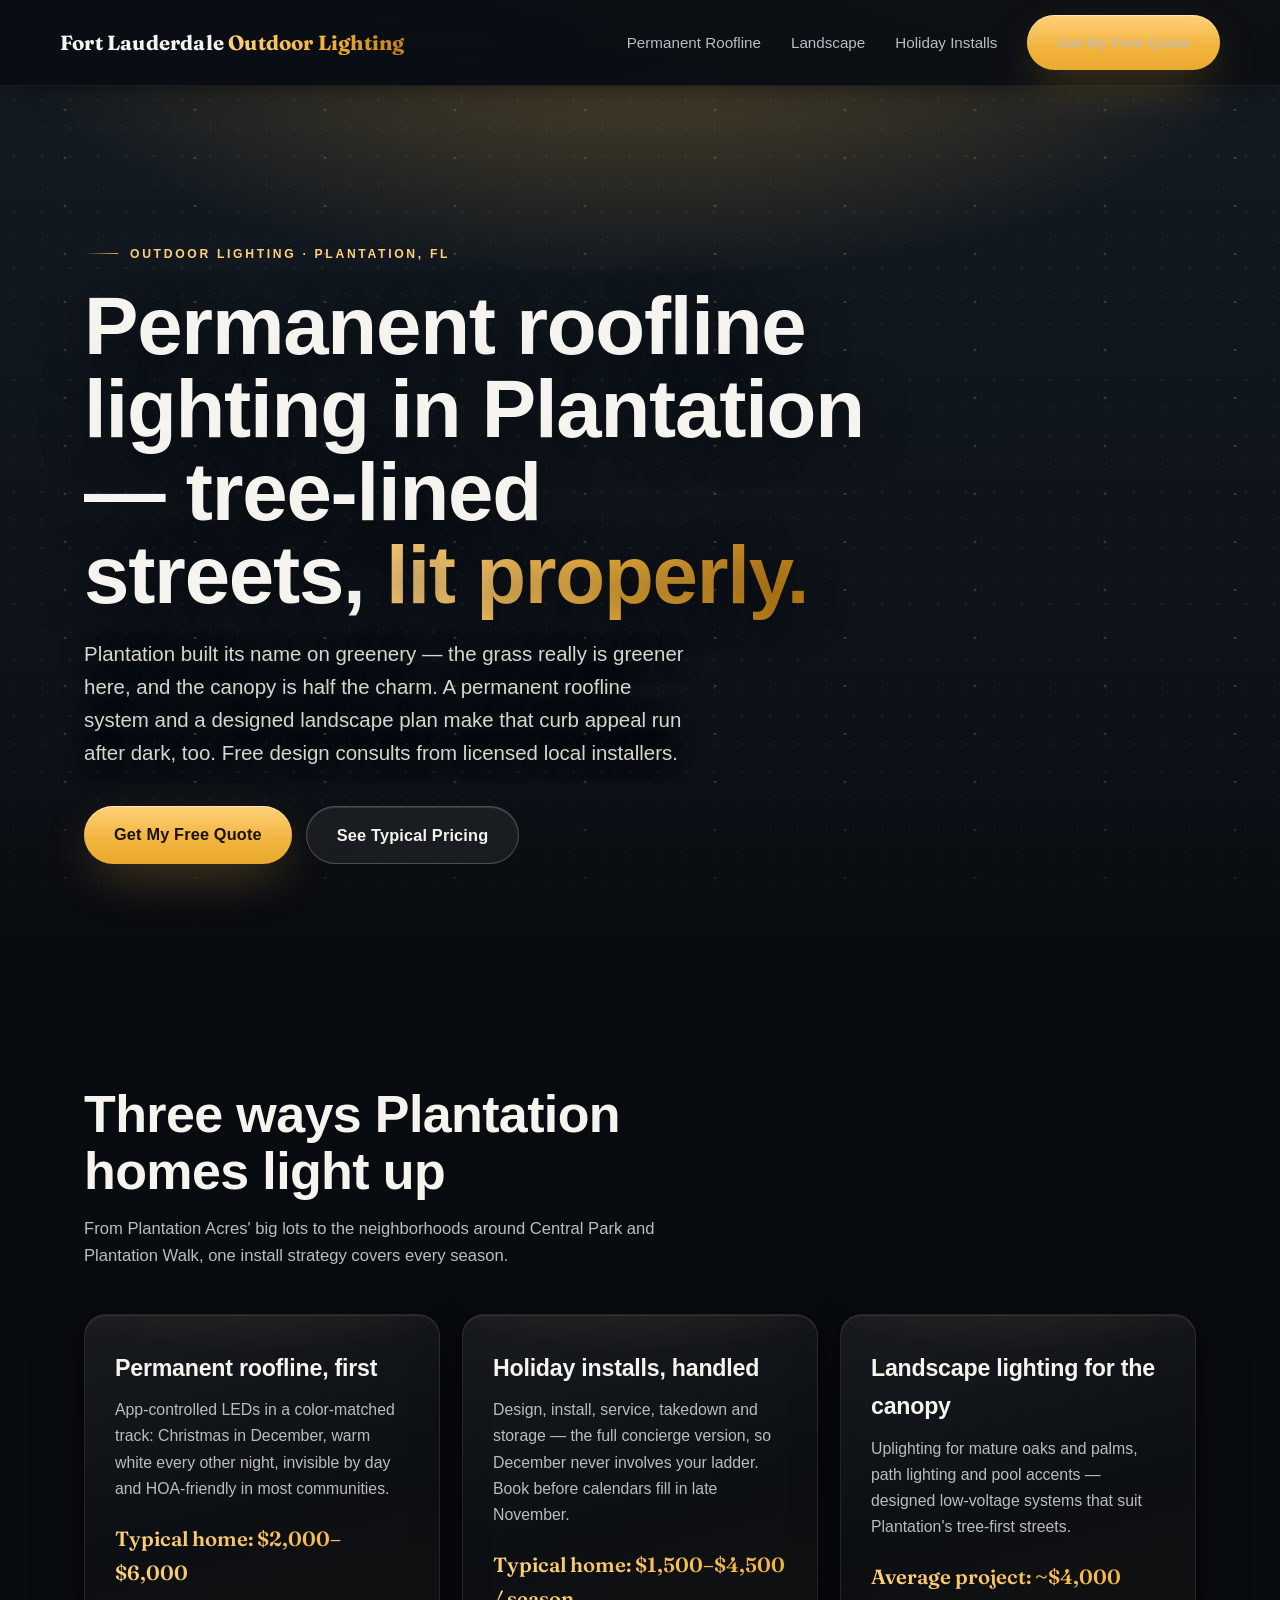
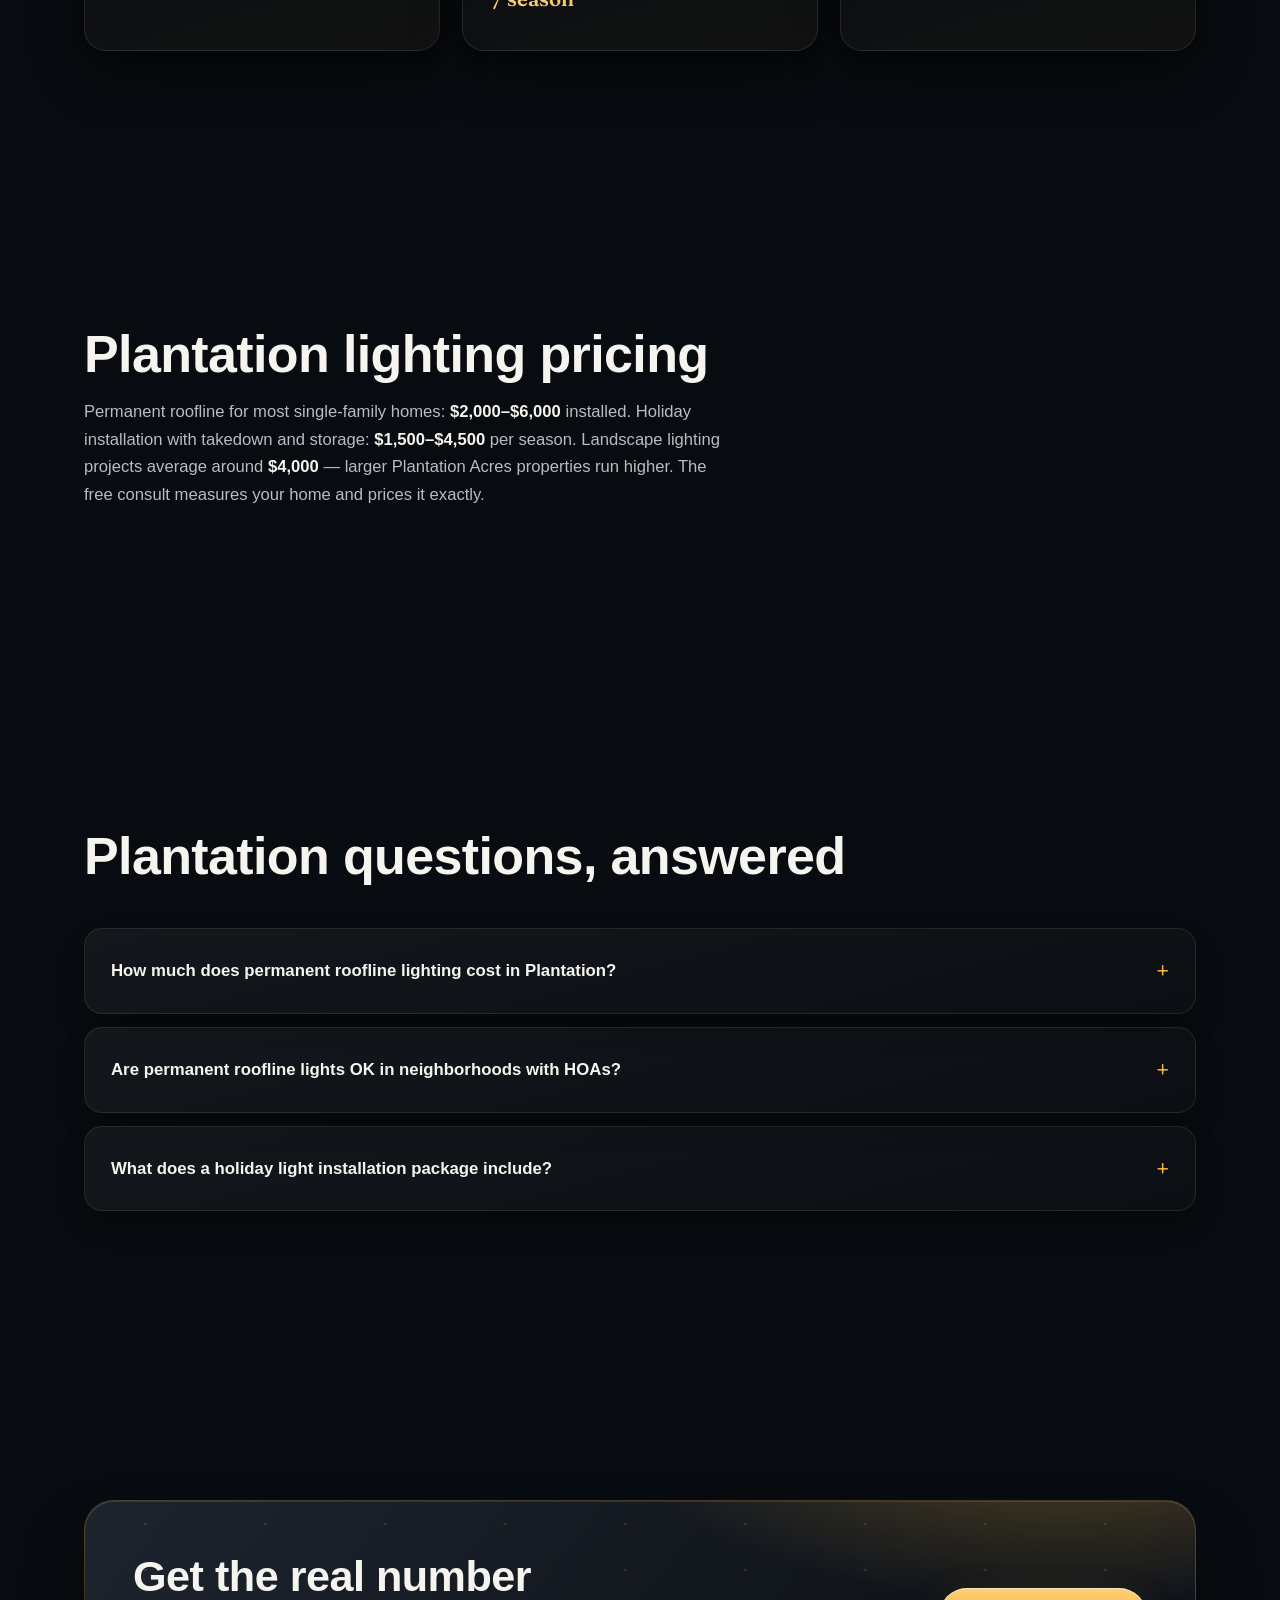
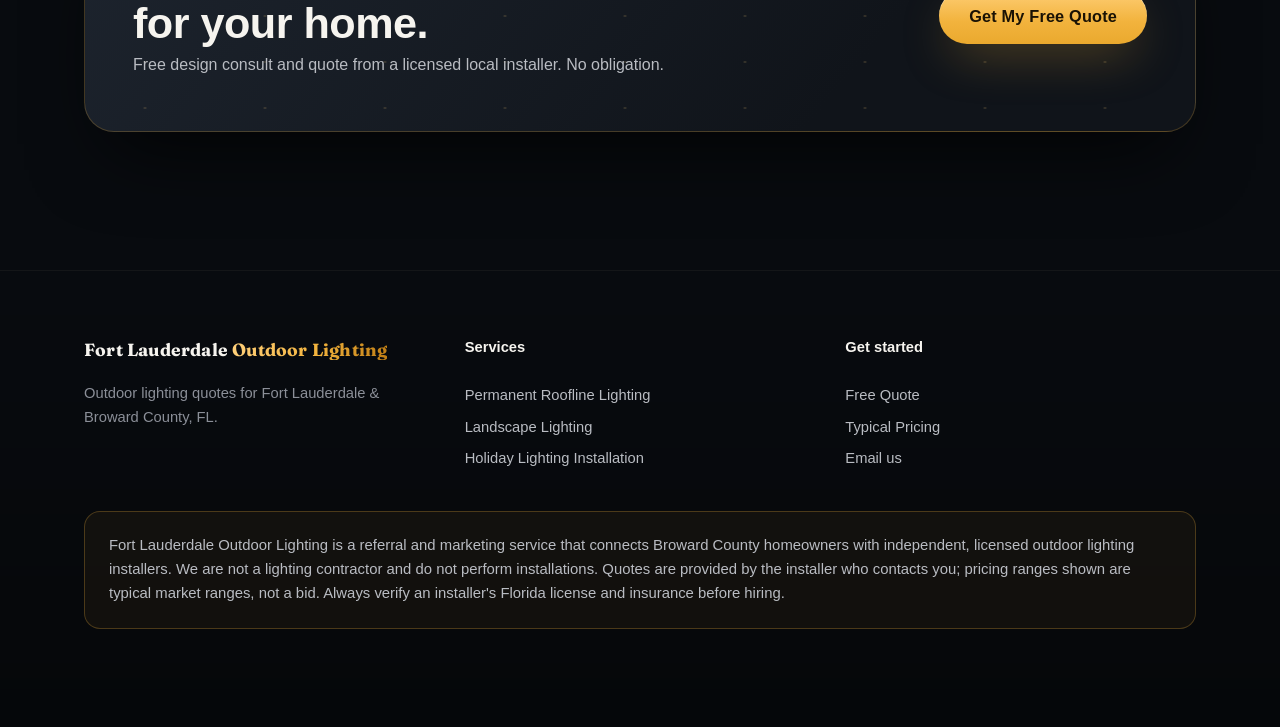
<file: outdoor-lighting-plantation.html>
<!DOCTYPE html>
<html lang="en">
<head>
<meta charset="UTF-8">
<meta name="viewport" content="width=device-width, initial-scale=1.0">
<title>Outdoor Lighting in Plantation, FL — Permanent Roofline & Holiday Light Quotes</title>
<meta name="description" content="Free quotes for permanent roofline lighting, holiday light installation and landscape lighting in Plantation, FL. Permanent systems typically $2,000–$6,000. Licensed local installers.">
<meta property="og:title" content="Outdoor Lighting in Plantation, FL — Permanent Roofline & Holiday Light Quotes">
<meta property="og:description" content="Free quotes for permanent roofline lighting, holiday light installation and landscape lighting in Plantation, FL. Permanent systems typically $2,000–$6,000. Licensed local installers.">
<meta property="og:type" content="website">
<link rel="icon" type="image/svg+xml" href="favicon.svg">
<meta name="google-site-verification" content="QB-ssv-MjZdVz-dJ-gzDWv2qY6BC9JkV1xSJGt7VMZ8" />
<link rel="preconnect" href="https://fonts.googleapis.com">
<link href="https://fonts.googleapis.com/css2?family=Fraunces:wght@600;700&family=Inter:wght@400;600;700&display=swap" rel="stylesheet">
<link rel="stylesheet" href="style.css">
<link rel="stylesheet" href="cinematic.css">
<script type="application/ld+json">
{"@context":"https://schema.org","@type":"Service","name":"Outdoor Lighting — Plantation, FL","serviceType":"Outdoor lighting installation referrals","areaServed":["Plantation, FL"],"provider":{"@type":"Organization","name":"Fort Lauderdale Outdoor Lighting"},"url":"https://lifeofmorr.github.io/fort-lauderdale-outdoor-lighting/outdoor-lighting-plantation.html"}
</script>
<script type="application/ld+json">
{"@context":"https://schema.org","@type":"FAQPage","mainEntity":[
{"@type":"Question","name":"How much does permanent roofline lighting cost in Plantation?","acceptedAnswer":{"@type":"Answer","text":"Most Plantation single-family homes run $2,000–$6,000 for a professionally installed permanent roofline system, depending on roofline length, stories and track type. The free design consult measures your home and prices it exactly."}},
{"@type":"Question","name":"Are permanent roofline lights OK in Plantation neighborhoods with HOAs?","acceptedAnswer":{"@type":"Answer","text":"Usually, yes. The track is slim, color-matched to your fascia and nearly invisible by day, so many HOAs that ban year-round holiday lights treat permanent systems as architectural lighting. Your installer can confirm your community's rules before you commit."}},
{"@type":"Question","name":"What does a holiday light installation package include in Plantation?","acceptedAnswer":{"@type":"Answer","text":"Professional packages typically include design, installation, in-season service, January takedown and storage — typically $1,500–$4,500 per season for a Plantation home. Book early: Broward calendars usually fill by mid-to-late November."}}]}
</script>
</head>
<body class="cine">
<header><div class="wrap nav">
<a class="logo" href="index.html">Fort Lauderdale <span>Outdoor Lighting</span></a>
<nav class="nav-links">
<a href="permanent-roofline-lighting.html">Permanent Roofline</a>
<a href="landscape-lighting.html">Landscape</a>
<a href="holiday-lighting-installation.html">Holiday Installs</a>
<a class="btn" href="get-a-quote.html">Get My Free Quote</a>
</nav></div></header>
<div class="hero"><div class="wrap">
<p class="eyebrow">Outdoor Lighting · Plantation, FL</p>
<h1>Permanent roofline lighting in Plantation — tree-lined streets, <em>lit properly.</em></h1>
<p class="lede">Plantation built its name on greenery — the grass really is greener here, and the canopy is half the charm. A permanent roofline system and a designed landscape plan make that curb appeal run after dark, too. Free design consults from licensed local installers.</p>
<div class="hero-cta"><a class="btn" href="get-a-quote.html">Get My Free Quote</a><a class="btn ghost" href="index.html#pricing">See Typical Pricing</a></div>
</div></div>

<section><div class="wrap">
<h2>Three ways Plantation homes light up</h2>
<p class="sub">From Plantation Acres' big lots to the neighborhoods around Central Park and Plantation Walk, one install strategy covers every season.</p>
<div class="cards">
<div class="card"><h3>Permanent roofline, first</h3><p>App-controlled LEDs in a color-matched track: Christmas in December, warm white every other night, invisible by day and HOA-friendly in most communities.</p><span class="price">Typical home: $2,000–$6,000</span></div>
<div class="card"><h3>Holiday installs, handled</h3><p>Design, install, service, takedown and storage — the full concierge version, so December never involves your ladder. Book before calendars fill in late November.</p><span class="price">Typical home: $1,500–$4,500 / season</span></div>
<div class="card"><h3>Landscape lighting for the canopy</h3><p>Uplighting for mature oaks and palms, path lighting and pool accents — designed low-voltage systems that suit Plantation's tree-first streets.</p><span class="price">Average project: ~$4,000</span></div>
</div>
</div></section>

<section><div class="wrap">
<h2>Plantation lighting pricing</h2>
<p class="sub">Permanent roofline for most single-family homes: <b>$2,000–$6,000</b> installed. Holiday installation with takedown and storage: <b>$1,500–$4,500</b> per season. Landscape lighting projects average around <b>$4,000</b> — larger Plantation Acres properties run higher. The free consult measures your home and prices it exactly.</p>
</div></section>

<section class="faq"><div class="wrap">
<h2>Plantation questions, answered</h2>
<p class="sub"></p>
<details><summary>How much does permanent roofline lighting cost in Plantation?</summary><p>Most single-family homes run $2,000–$6,000 installed, depending on roofline length, stories and track type. The free design consult measures your home and prices it exactly.</p></details>
<details><summary>Are permanent roofline lights OK in neighborhoods with HOAs?</summary><p>Usually, yes. The track is slim, color-matched to your fascia and nearly invisible by day, so many HOAs treat permanent systems as architectural lighting. Your installer can confirm your community's rules.</p></details>
<details><summary>What does a holiday light installation package include?</summary><p>Design, installation, in-season service, January takedown and storage — typically $1,500–$4,500 per season. Book early: Broward calendars usually fill by mid-to-late November.</p></details>
</div></section>

<section><div class="wrap"><div class="cta-band">
<div><h2 style="margin-bottom:6px">Get the real number for your home.</h2><p style="color:var(--muted)">Free design consult and quote from a licensed local installer. No obligation.</p></div>
<a class="btn" href="get-a-quote.html">Get My Free Quote</a>
</div></div></section>
<footer><div class="wrap">
<div class="cols">
<div><a class="logo" href="index.html" style="font-size:1.1rem">Fort Lauderdale <span>Outdoor Lighting</span></a><p style="margin-top:10px">Outdoor lighting quotes for Fort Lauderdale &amp; Broward County, FL.</p></div>
<div><strong style="color:var(--paper)">Services</strong><br><br><a href="permanent-roofline-lighting.html">Permanent Roofline Lighting</a><a href="landscape-lighting.html">Landscape Lighting</a><a href="holiday-lighting-installation.html">Holiday Lighting Installation</a></div>
<div><strong style="color:var(--paper)">Get started</strong><br><br><a href="get-a-quote.html">Free Quote</a><a href="index.html#pricing">Typical Pricing</a><a href="mailto:donmondemorrison+lighting@gmail.com">Email us</a></div>
</div>
<p class="disclosure">Fort Lauderdale Outdoor Lighting is a referral and marketing service that connects Broward County homeowners with independent, licensed outdoor lighting installers. We are not a lighting contractor and do not perform installations. Quotes are provided by the installer who contacts you; pricing ranges shown are typical market ranges, not a bid. Always verify an installer's Florida license and insurance before hiring.</p>
<p style="margin-top:14px">© 2026 Fort Lauderdale Outdoor Lighting. All rights reserved.</p>
</div></footer>
<script>
/* Cinematic reveal + card tilt — vanilla, progressive enhancement.
   Elements are only hidden once JS runs; reduced-motion opts out. */
(function(){
  var reduce = window.matchMedia('(prefers-reduced-motion: reduce)').matches;
  var targets = document.querySelectorAll('section .wrap > *, .hero .wrap > *, footer .wrap > *, .card, .step, .cta-band');
  if('IntersectionObserver' in window && !reduce){
    var io = new IntersectionObserver(function(entries){
      entries.forEach(function(e){ if(e.isIntersecting){ e.target.classList.add('in'); io.unobserve(e.target); } });
    },{threshold:.12, rootMargin:'0px 0px -6% 0px'});
    targets.forEach(function(el){ el.classList.add('rv'); io.observe(el); });
  }
  if(!reduce && window.matchMedia('(pointer: fine)').matches){
    document.querySelectorAll('.card').forEach(function(card){
      card.addEventListener('pointermove', function(ev){
        var r = card.getBoundingClientRect();
        var x = (ev.clientX - r.left) / r.width - .5;
        var y = (ev.clientY - r.top) / r.height - .5;
        card.style.transform = 'translateY(-7px) rotateX(' + (-y*4.5).toFixed(2) + 'deg) rotateY(' + (x*4.5).toFixed(2) + 'deg)';
      });
      card.addEventListener('pointerleave', function(){ card.style.transform = ''; });
    });
  }
})();
</script>
</body>
</html>
</file>
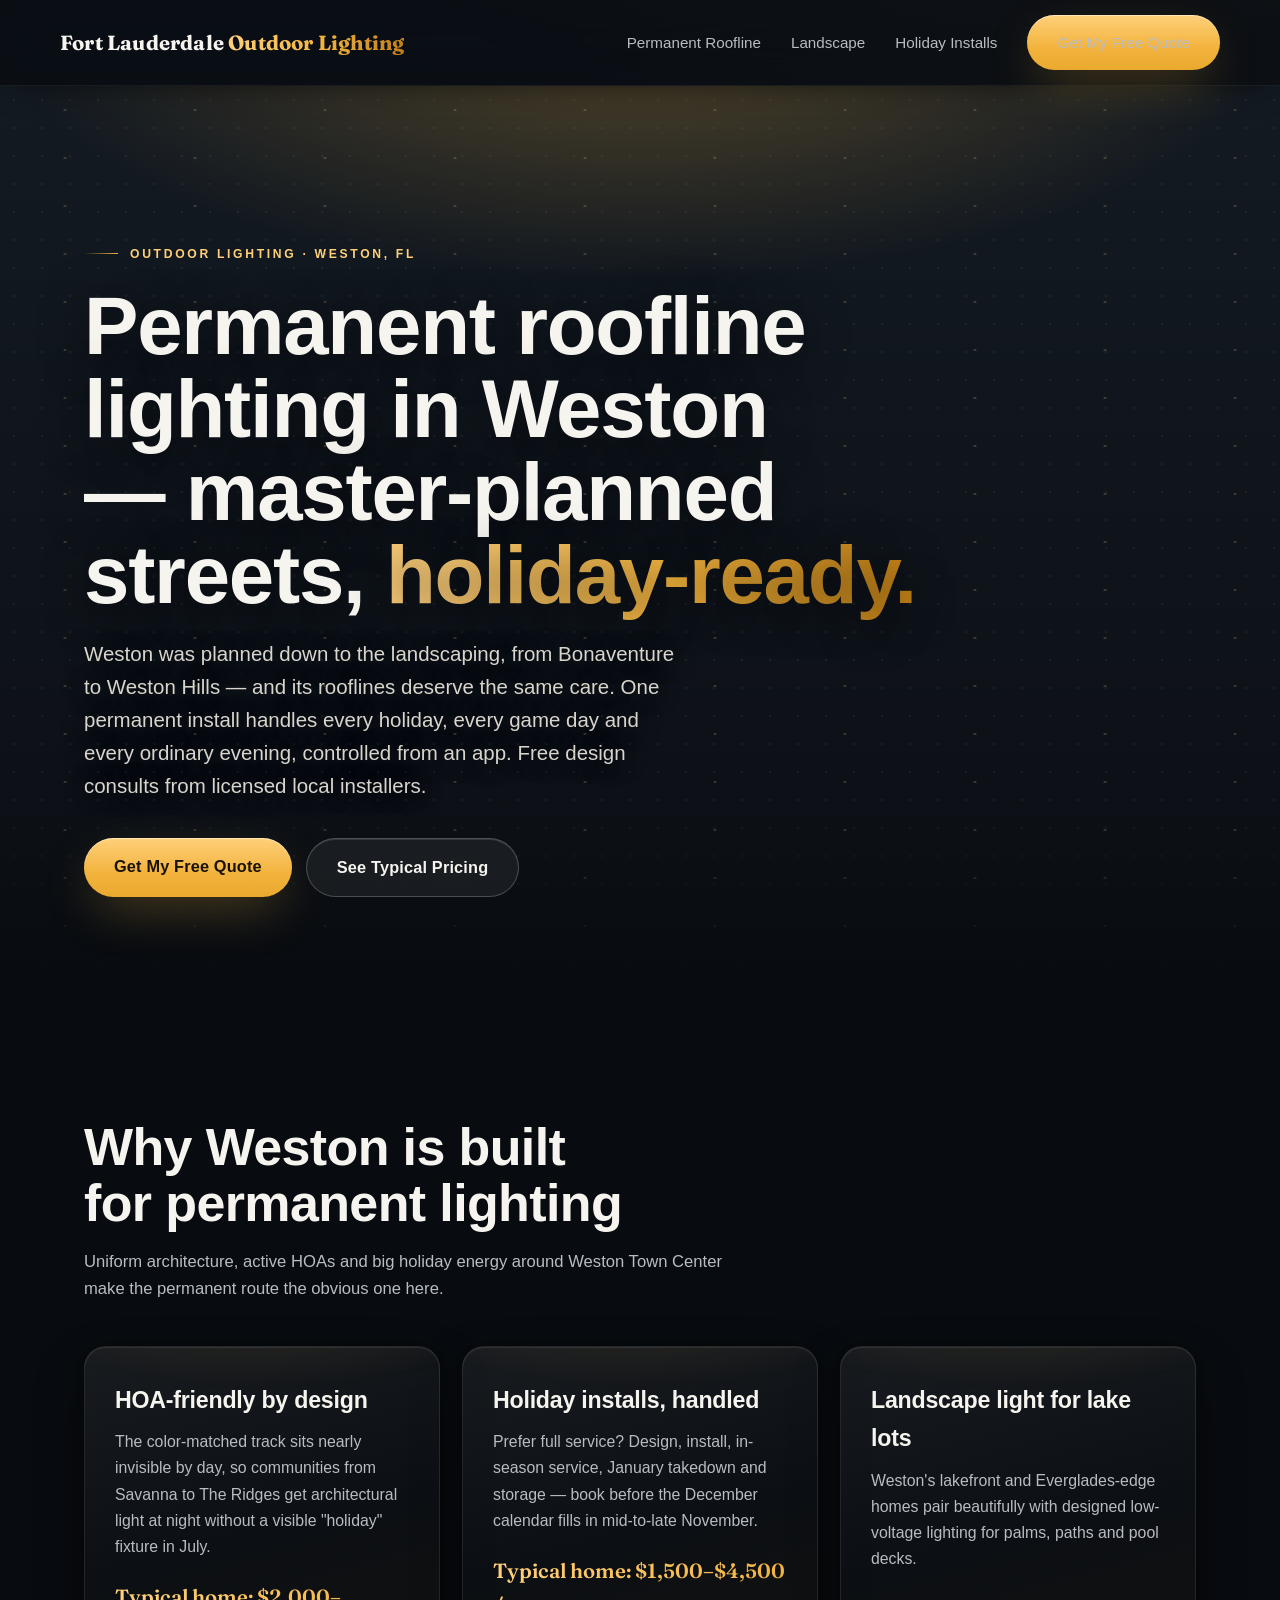
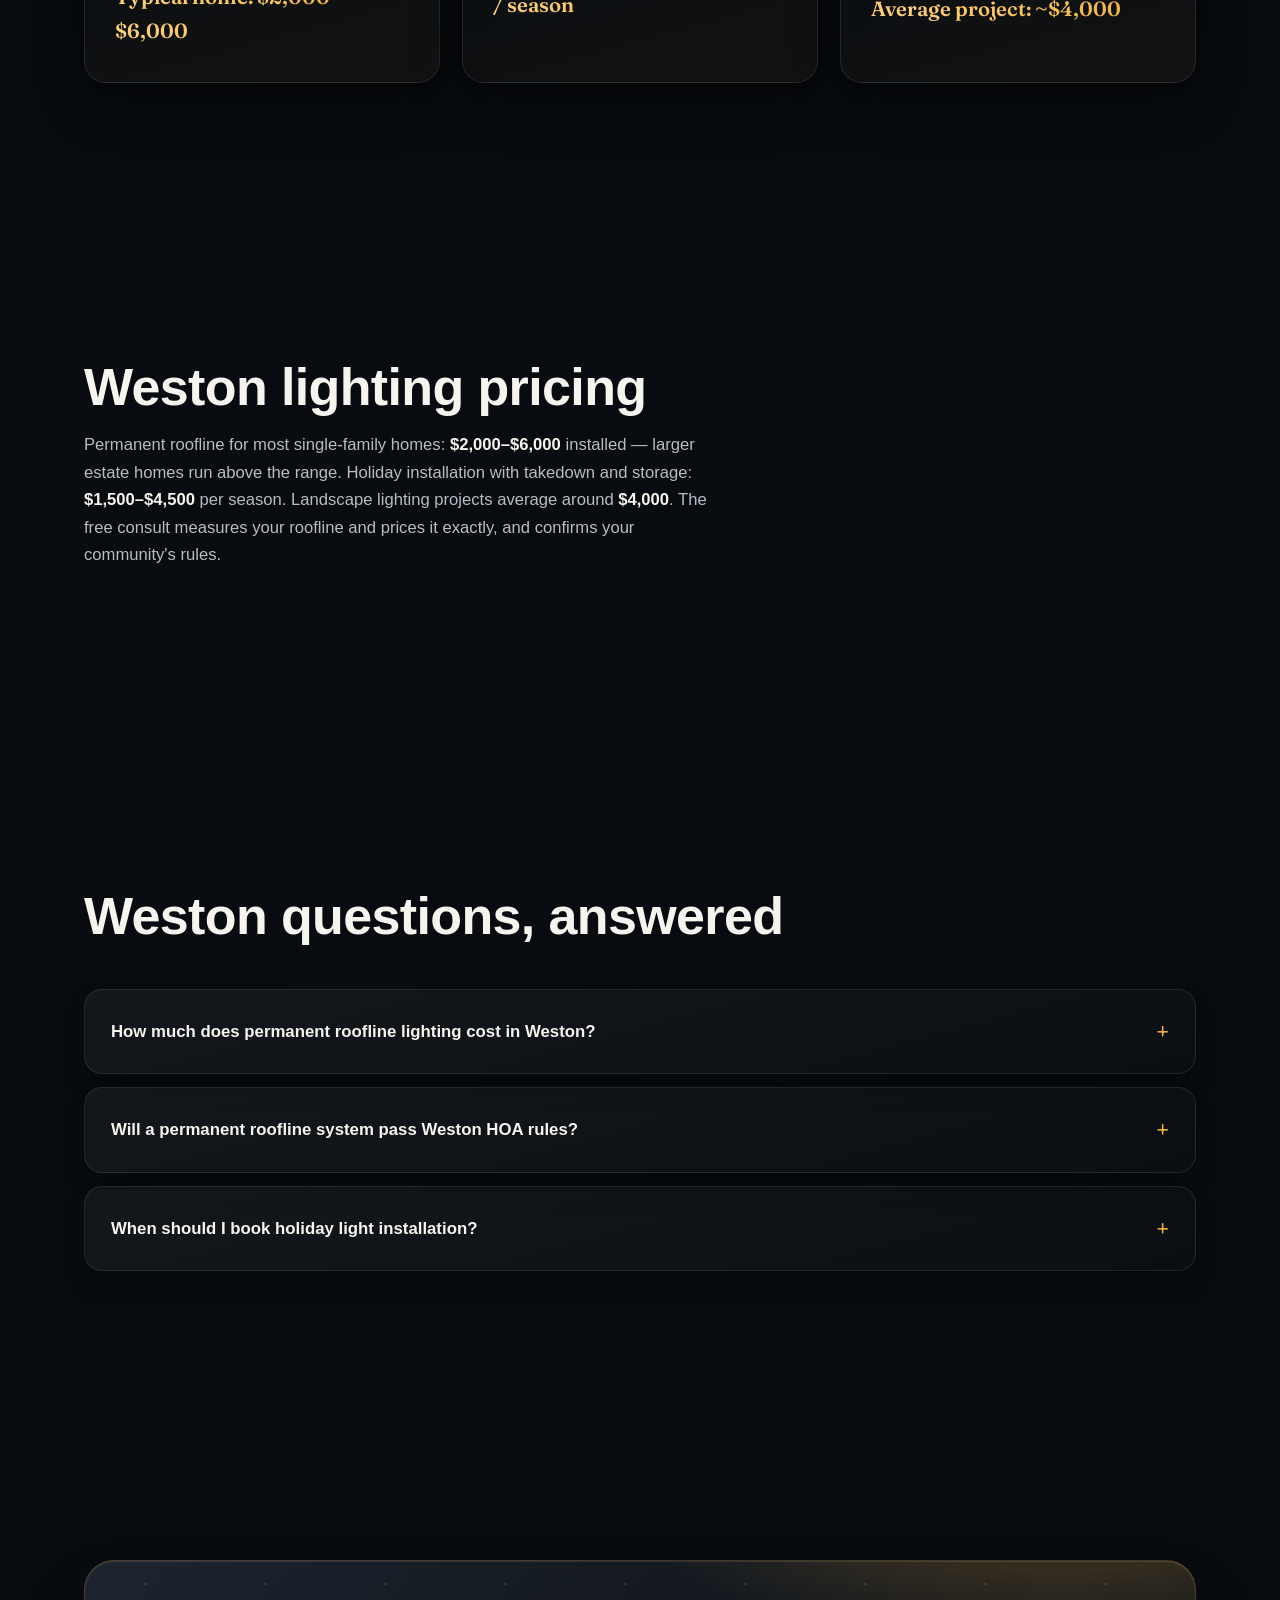
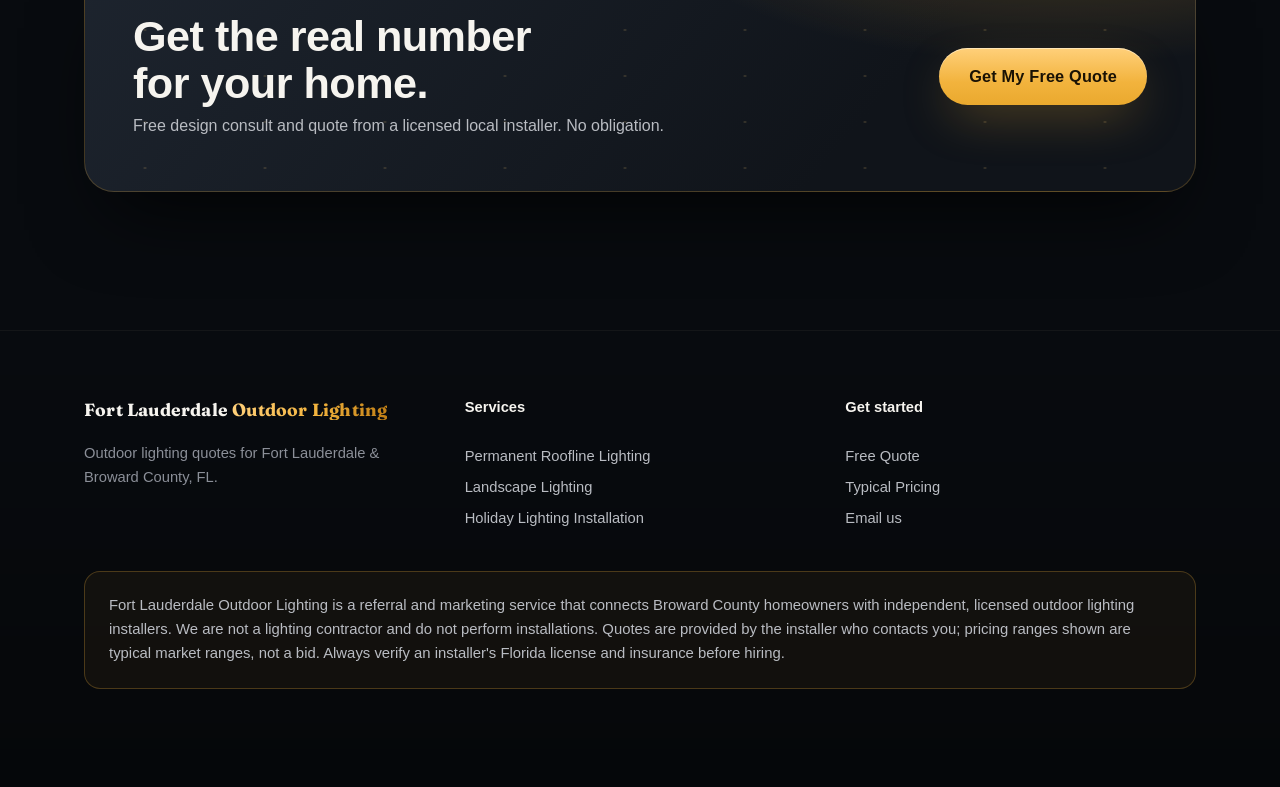
<file: outdoor-lighting-weston.html>
<!DOCTYPE html>
<html lang="en">
<head>
<meta charset="UTF-8">
<meta name="viewport" content="width=device-width, initial-scale=1.0">
<title>Outdoor Lighting in Weston, FL — Permanent Roofline & Holiday Light Quotes</title>
<meta name="description" content="Free quotes for permanent roofline lighting, holiday light installation and landscape lighting in Weston, FL. Permanent systems typically $2,000–$6,000. Licensed local installers.">
<meta property="og:title" content="Outdoor Lighting in Weston, FL — Permanent Roofline & Holiday Light Quotes">
<meta property="og:description" content="Free quotes for permanent roofline lighting, holiday light installation and landscape lighting in Weston, FL. Permanent systems typically $2,000–$6,000. Licensed local installers.">
<meta property="og:type" content="website">
<link rel="icon" type="image/svg+xml" href="favicon.svg">
<meta name="google-site-verification" content="QB-ssv-MjZdVz-dJ-gzDWv2qY6BC9JkV1xSJGt7VMZ8" />
<link rel="preconnect" href="https://fonts.googleapis.com">
<link href="https://fonts.googleapis.com/css2?family=Fraunces:wght@600;700&family=Inter:wght@400;600;700&display=swap" rel="stylesheet">
<link rel="stylesheet" href="style.css">
<link rel="stylesheet" href="cinematic.css">
<script type="application/ld+json">
{"@context":"https://schema.org","@type":"Service","name":"Outdoor Lighting — Weston, FL","serviceType":"Outdoor lighting installation referrals","areaServed":["Weston, FL"],"provider":{"@type":"Organization","name":"Fort Lauderdale Outdoor Lighting"},"url":"https://lifeofmorr.github.io/fort-lauderdale-outdoor-lighting/outdoor-lighting-weston.html"}
</script>
<script type="application/ld+json">
{"@context":"https://schema.org","@type":"FAQPage","mainEntity":[
{"@type":"Question","name":"How much does permanent roofline lighting cost in Weston?","acceptedAnswer":{"@type":"Answer","text":"Most Weston single-family homes run $2,000–$6,000 for a professionally installed permanent roofline system, depending on roofline length, stories and track type. Larger homes in communities like Windmill Ranch Estates and The Ridges can run above the range. The free design consult prices your exact roofline."}},
{"@type":"Question","name":"Will a permanent roofline system pass Weston HOA rules?","acceptedAnswer":{"@type":"Answer","text":"In most Weston communities, yes. The track is slim, color-matched to your fascia and nearly invisible by day, so many HOAs treat permanent systems as architectural lighting rather than holiday lights. Your installer can confirm your specific community's rules before installation."}},
{"@type":"Question","name":"When should Weston homeowners book holiday light installation?","acceptedAnswer":{"@type":"Answer","text":"As early as possible — Broward installers' December calendars typically fill by mid-to-late November. Holiday packages typically run $1,500–$4,500 per season and include design, installation, in-season service, January takedown and storage."}}]}
</script>
</head>
<body class="cine">
<header><div class="wrap nav">
<a class="logo" href="index.html">Fort Lauderdale <span>Outdoor Lighting</span></a>
<nav class="nav-links">
<a href="permanent-roofline-lighting.html">Permanent Roofline</a>
<a href="landscape-lighting.html">Landscape</a>
<a href="holiday-lighting-installation.html">Holiday Installs</a>
<a class="btn" href="get-a-quote.html">Get My Free Quote</a>
</nav></div></header>
<div class="hero"><div class="wrap">
<p class="eyebrow">Outdoor Lighting · Weston, FL</p>
<h1>Permanent roofline lighting in Weston — master-planned streets, <em>holiday-ready.</em></h1>
<p class="lede">Weston was planned down to the landscaping, from Bonaventure to Weston Hills — and its rooflines deserve the same care. One permanent install handles every holiday, every game day and every ordinary evening, controlled from an app. Free design consults from licensed local installers.</p>
<div class="hero-cta"><a class="btn" href="get-a-quote.html">Get My Free Quote</a><a class="btn ghost" href="index.html#pricing">See Typical Pricing</a></div>
</div></div>

<section><div class="wrap">
<h2>Why Weston is built for permanent lighting</h2>
<p class="sub">Uniform architecture, active HOAs and big holiday energy around Weston Town Center make the permanent route the obvious one here.</p>
<div class="cards">
<div class="card"><h3>HOA-friendly by design</h3><p>The color-matched track sits nearly invisible by day, so communities from Savanna to The Ridges get architectural light at night without a visible "holiday" fixture in July.</p><span class="price">Typical home: $2,000–$6,000</span></div>
<div class="card"><h3>Holiday installs, handled</h3><p>Prefer full service? Design, install, in-season service, January takedown and storage — book before the December calendar fills in mid-to-late November.</p><span class="price">Typical home: $1,500–$4,500 / season</span></div>
<div class="card"><h3>Landscape light for lake lots</h3><p>Weston's lakefront and Everglades-edge homes pair beautifully with designed low-voltage lighting for palms, paths and pool decks.</p><span class="price">Average project: ~$4,000</span></div>
</div>
</div></section>

<section><div class="wrap">
<h2>Weston lighting pricing</h2>
<p class="sub">Permanent roofline for most single-family homes: <b>$2,000–$6,000</b> installed — larger estate homes run above the range. Holiday installation with takedown and storage: <b>$1,500–$4,500</b> per season. Landscape lighting projects average around <b>$4,000</b>. The free consult measures your roofline and prices it exactly, and confirms your community's rules.</p>
</div></section>

<section class="faq"><div class="wrap">
<h2>Weston questions, answered</h2>
<p class="sub"></p>
<details><summary>How much does permanent roofline lighting cost in Weston?</summary><p>Most single-family homes run $2,000–$6,000 installed, depending on roofline length, stories and track type. Larger estate homes can run above the range. The free design consult prices your exact roofline.</p></details>
<details><summary>Will a permanent roofline system pass Weston HOA rules?</summary><p>In most communities, yes. The track is slim, color-matched and nearly invisible by day, so many HOAs treat permanent systems as architectural lighting. Your installer can confirm your community's rules before installation.</p></details>
<details><summary>When should I book holiday light installation?</summary><p>As early as possible — Broward December calendars typically fill by mid-to-late November. Packages typically run $1,500–$4,500 per season and include takedown and storage.</p></details>
</div></section>

<section><div class="wrap"><div class="cta-band">
<div><h2 style="margin-bottom:6px">Get the real number for your home.</h2><p style="color:var(--muted)">Free design consult and quote from a licensed local installer. No obligation.</p></div>
<a class="btn" href="get-a-quote.html">Get My Free Quote</a>
</div></div></section>
<footer><div class="wrap">
<div class="cols">
<div><a class="logo" href="index.html" style="font-size:1.1rem">Fort Lauderdale <span>Outdoor Lighting</span></a><p style="margin-top:10px">Outdoor lighting quotes for Fort Lauderdale &amp; Broward County, FL.</p></div>
<div><strong style="color:var(--paper)">Services</strong><br><br><a href="permanent-roofline-lighting.html">Permanent Roofline Lighting</a><a href="landscape-lighting.html">Landscape Lighting</a><a href="holiday-lighting-installation.html">Holiday Lighting Installation</a></div>
<div><strong style="color:var(--paper)">Get started</strong><br><br><a href="get-a-quote.html">Free Quote</a><a href="index.html#pricing">Typical Pricing</a><a href="mailto:donmondemorrison+lighting@gmail.com">Email us</a></div>
</div>
<p class="disclosure">Fort Lauderdale Outdoor Lighting is a referral and marketing service that connects Broward County homeowners with independent, licensed outdoor lighting installers. We are not a lighting contractor and do not perform installations. Quotes are provided by the installer who contacts you; pricing ranges shown are typical market ranges, not a bid. Always verify an installer's Florida license and insurance before hiring.</p>
<p style="margin-top:14px">© 2026 Fort Lauderdale Outdoor Lighting. All rights reserved.</p>
</div></footer>
<script>
/* Cinematic reveal + card tilt — vanilla, progressive enhancement.
   Elements are only hidden once JS runs; reduced-motion opts out. */
(function(){
  var reduce = window.matchMedia('(prefers-reduced-motion: reduce)').matches;
  var targets = document.querySelectorAll('section .wrap > *, .hero .wrap > *, footer .wrap > *, .card, .step, .cta-band');
  if('IntersectionObserver' in window && !reduce){
    var io = new IntersectionObserver(function(entries){
      entries.forEach(function(e){ if(e.isIntersecting){ e.target.classList.add('in'); io.unobserve(e.target); } });
    },{threshold:.12, rootMargin:'0px 0px -6% 0px'});
    targets.forEach(function(el){ el.classList.add('rv'); io.observe(el); });
  }
  if(!reduce && window.matchMedia('(pointer: fine)').matches){
    document.querySelectorAll('.card').forEach(function(card){
      card.addEventListener('pointermove', function(ev){
        var r = card.getBoundingClientRect();
        var x = (ev.clientX - r.left) / r.width - .5;
        var y = (ev.clientY - r.top) / r.height - .5;
        card.style.transform = 'translateY(-7px) rotateX(' + (-y*4.5).toFixed(2) + 'deg) rotateY(' + (x*4.5).toFixed(2) + 'deg)';
      });
      card.addEventListener('pointerleave', function(){ card.style.transform = ''; });
    });
  }
})();
</script>
</body>
</html>
</file>
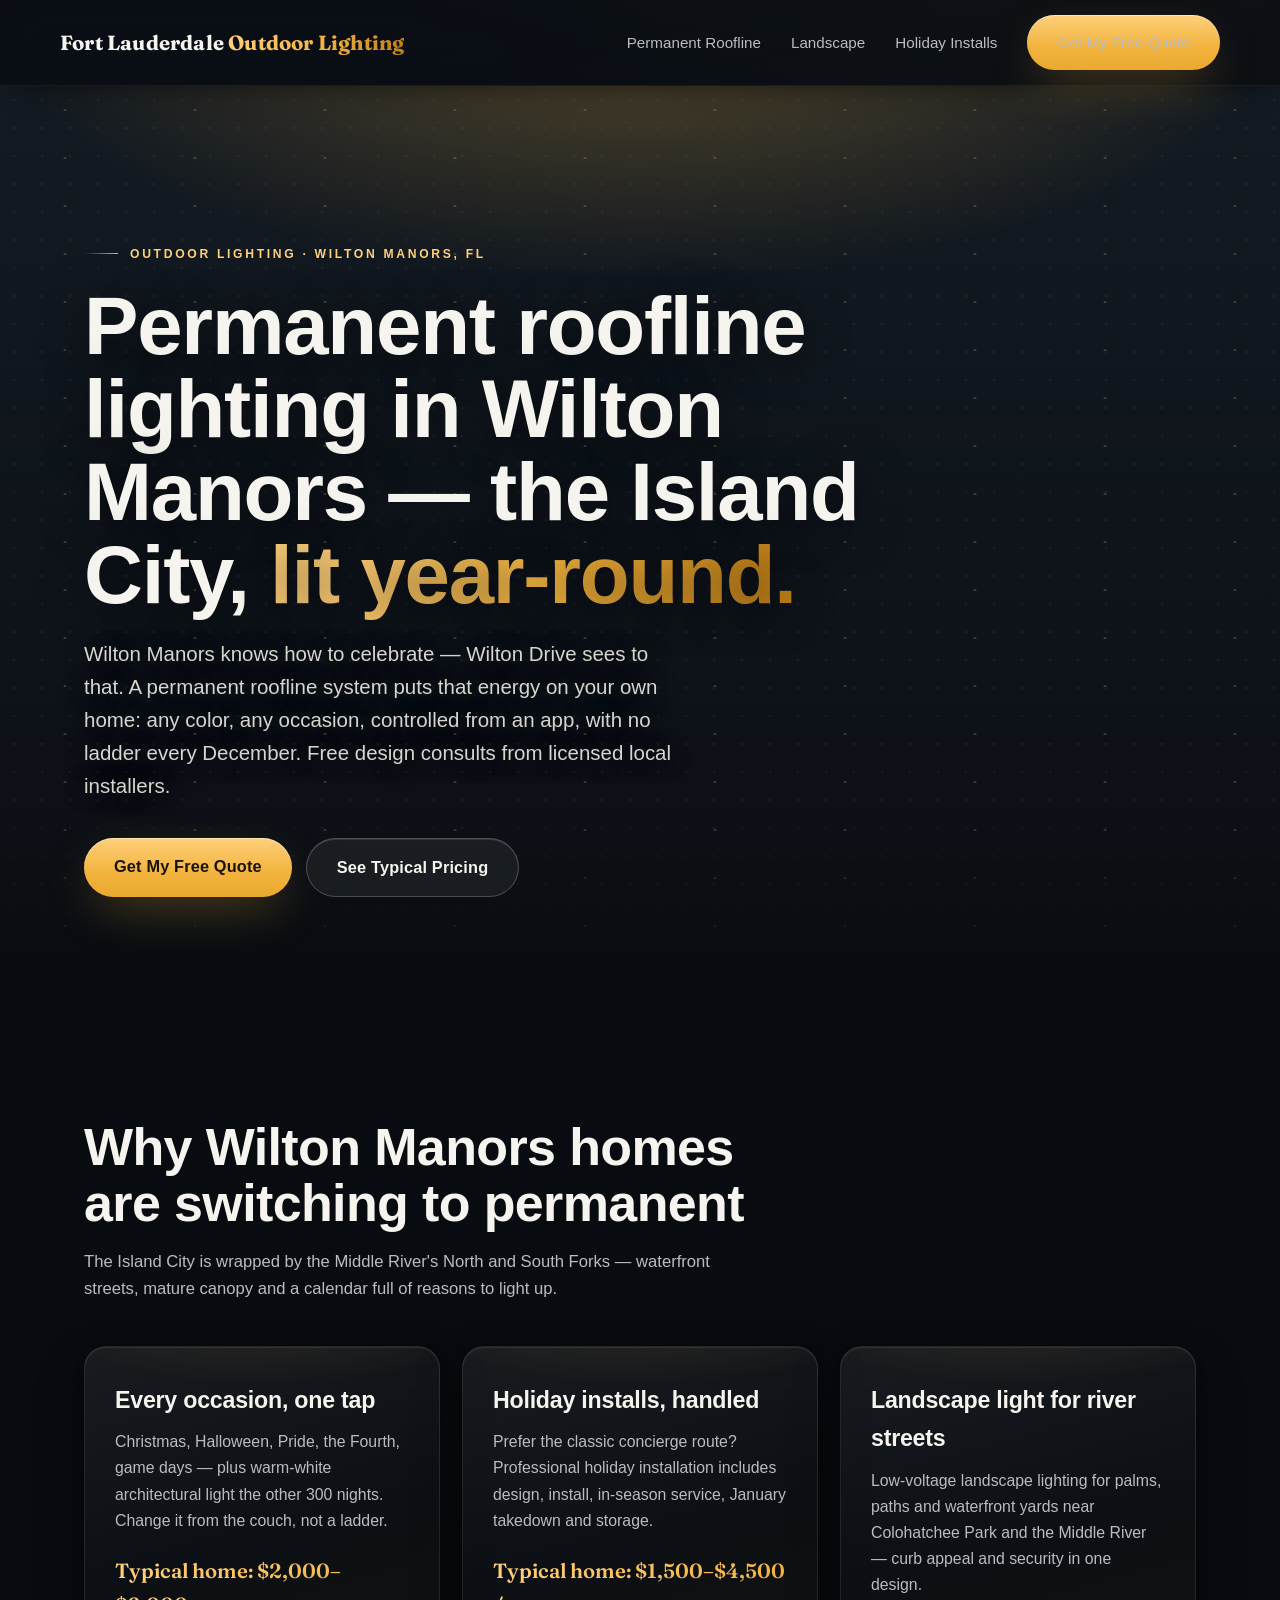
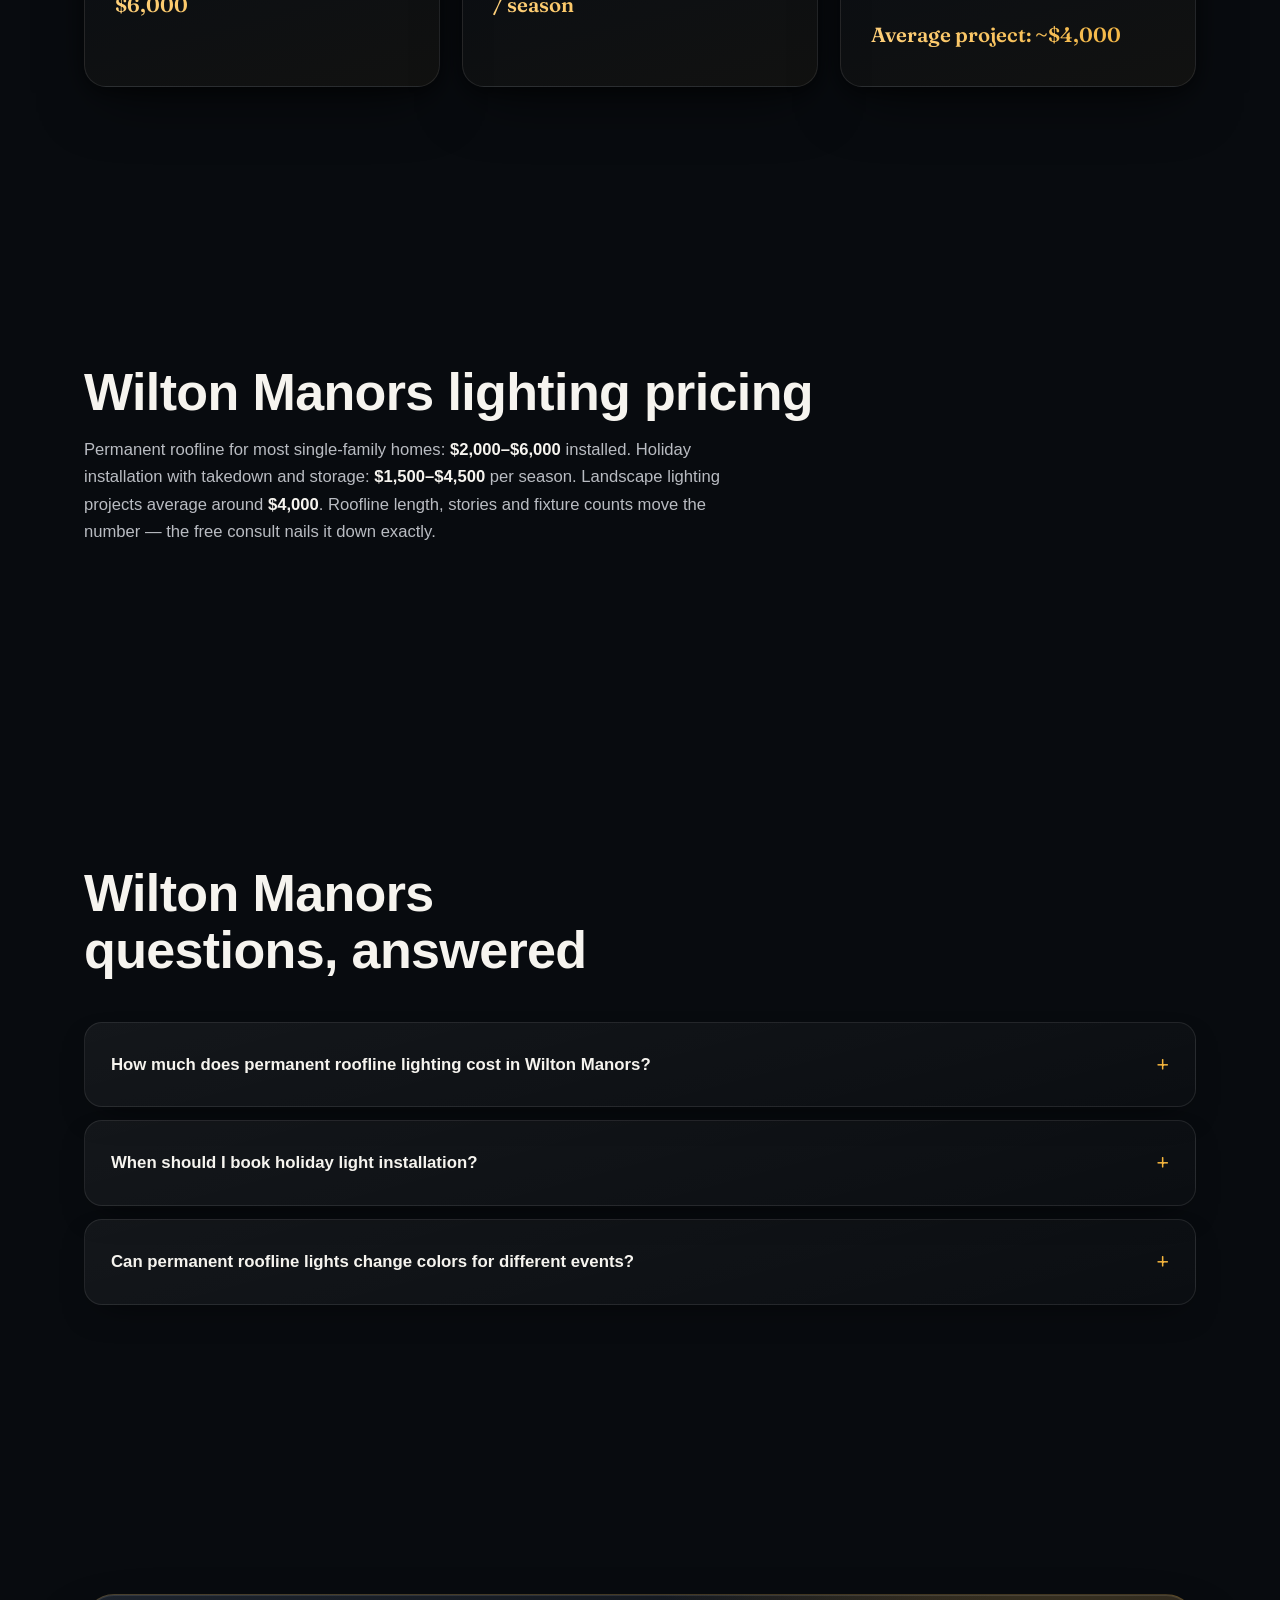
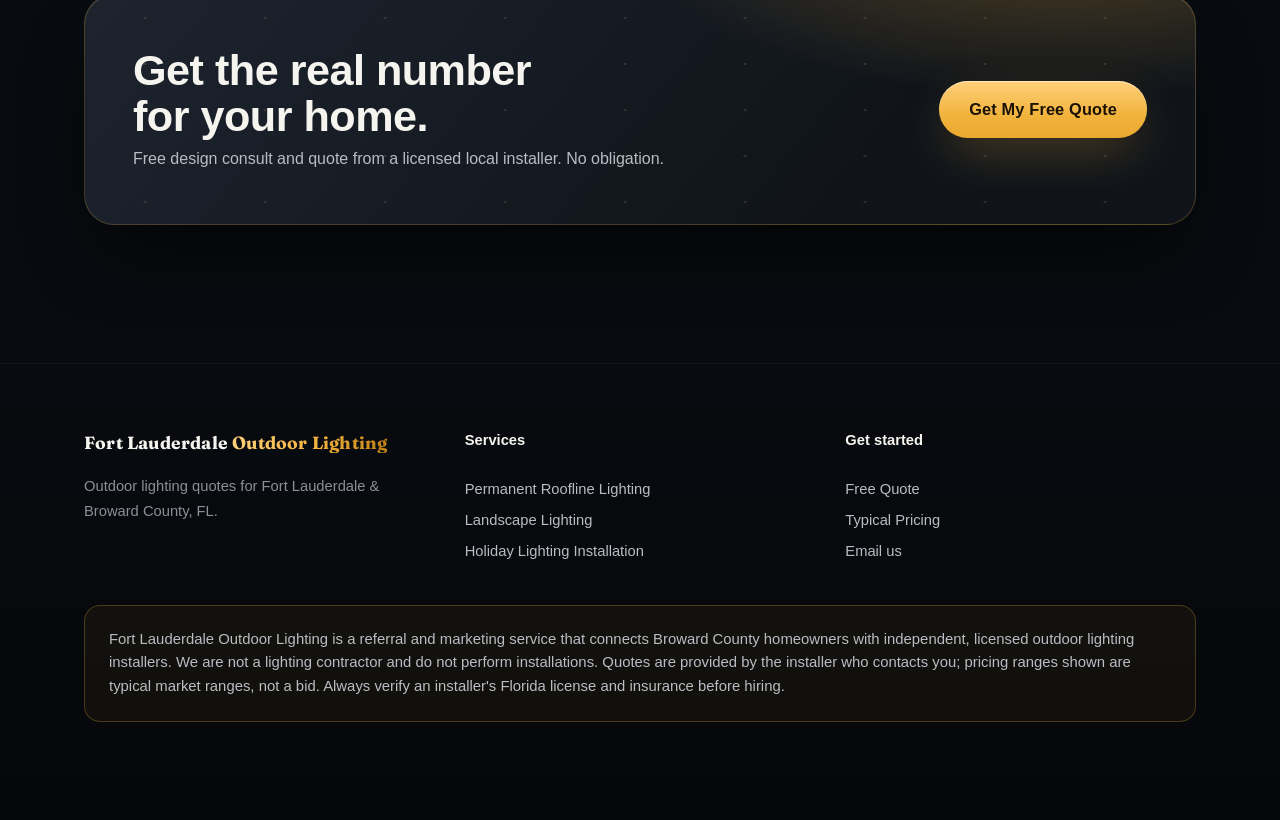
<file: outdoor-lighting-wilton-manors.html>
<!DOCTYPE html>
<html lang="en">
<head>
<meta charset="UTF-8">
<meta name="viewport" content="width=device-width, initial-scale=1.0">
<title>Outdoor Lighting in Wilton Manors, FL — Permanent Roofline & Holiday Light Quotes</title>
<meta name="description" content="Free quotes for permanent roofline lighting, holiday light installation and landscape lighting in Wilton Manors, FL. Permanent systems typically $2,000–$6,000. Licensed local installers.">
<meta property="og:title" content="Outdoor Lighting in Wilton Manors, FL — Permanent Roofline & Holiday Light Quotes">
<meta property="og:description" content="Free quotes for permanent roofline lighting, holiday light installation and landscape lighting in Wilton Manors, FL. Permanent systems typically $2,000–$6,000. Licensed local installers.">
<meta property="og:type" content="website">
<link rel="icon" type="image/svg+xml" href="favicon.svg">
<meta name="google-site-verification" content="QB-ssv-MjZdVz-dJ-gzDWv2qY6BC9JkV1xSJGt7VMZ8" />
<link rel="preconnect" href="https://fonts.googleapis.com">
<link href="https://fonts.googleapis.com/css2?family=Fraunces:wght@600;700&family=Inter:wght@400;600;700&display=swap" rel="stylesheet">
<link rel="stylesheet" href="style.css">
<link rel="stylesheet" href="cinematic.css">
<script type="application/ld+json">
{"@context":"https://schema.org","@type":"Service","name":"Outdoor Lighting — Wilton Manors, FL","serviceType":"Outdoor lighting installation referrals","areaServed":["Wilton Manors, FL"],"provider":{"@type":"Organization","name":"Fort Lauderdale Outdoor Lighting"},"url":"https://lifeofmorr.github.io/fort-lauderdale-outdoor-lighting/outdoor-lighting-wilton-manors.html"}
</script>
<script type="application/ld+json">
{"@context":"https://schema.org","@type":"FAQPage","mainEntity":[
{"@type":"Question","name":"How much does permanent roofline lighting cost in Wilton Manors?","acceptedAnswer":{"@type":"Answer","text":"Most Wilton Manors single-family homes run $2,000–$6,000 for a professionally installed permanent roofline system, depending on roofline length, stories and track type. The free design consult measures your home and prices it exactly."}},
{"@type":"Question","name":"When should Wilton Manors homeowners book holiday light installation?","acceptedAnswer":{"@type":"Answer","text":"Early. Broward installers' December calendars typically fill by mid-to-late November, and Wilton Drive's holiday season starts fast. Booking in October or early November gets you design and install-date choice. Holiday packages typically run $1,500–$4,500 per season including takedown and storage."}},
{"@type":"Question","name":"Can permanent roofline lights change colors for different events?","acceptedAnswer":{"@type":"Answer","text":"Yes — that's the point of the system. App-controlled LEDs in a discreet color-matched track can run any color or pattern: holidays, Pride, game days, or warm-white architectural light the rest of the year."}}]}
</script>
</head>
<body class="cine">
<header><div class="wrap nav">
<a class="logo" href="index.html">Fort Lauderdale <span>Outdoor Lighting</span></a>
<nav class="nav-links">
<a href="permanent-roofline-lighting.html">Permanent Roofline</a>
<a href="landscape-lighting.html">Landscape</a>
<a href="holiday-lighting-installation.html">Holiday Installs</a>
<a class="btn" href="get-a-quote.html">Get My Free Quote</a>
</nav></div></header>
<div class="hero"><div class="wrap">
<p class="eyebrow">Outdoor Lighting · Wilton Manors, FL</p>
<h1>Permanent roofline lighting in Wilton Manors — the Island City, <em>lit year-round.</em></h1>
<p class="lede">Wilton Manors knows how to celebrate — Wilton Drive sees to that. A permanent roofline system puts that energy on your own home: any color, any occasion, controlled from an app, with no ladder every December. Free design consults from licensed local installers.</p>
<div class="hero-cta"><a class="btn" href="get-a-quote.html">Get My Free Quote</a><a class="btn ghost" href="index.html#pricing">See Typical Pricing</a></div>
</div></div>

<section><div class="wrap">
<h2>Why Wilton Manors homes are switching to permanent</h2>
<p class="sub">The Island City is wrapped by the Middle River's North and South Forks — waterfront streets, mature canopy and a calendar full of reasons to light up.</p>
<div class="cards">
<div class="card"><h3>Every occasion, one tap</h3><p>Christmas, Halloween, Pride, the Fourth, game days — plus warm-white architectural light the other 300 nights. Change it from the couch, not a ladder.</p><span class="price">Typical home: $2,000–$6,000</span></div>
<div class="card"><h3>Holiday installs, handled</h3><p>Prefer the classic concierge route? Professional holiday installation includes design, install, in-season service, January takedown and storage.</p><span class="price">Typical home: $1,500–$4,500 / season</span></div>
<div class="card"><h3>Landscape light for river streets</h3><p>Low-voltage landscape lighting for palms, paths and waterfront yards near Colohatchee Park and the Middle River — curb appeal and security in one design.</p><span class="price">Average project: ~$4,000</span></div>
</div>
</div></section>

<section><div class="wrap">
<h2>Wilton Manors lighting pricing</h2>
<p class="sub">Permanent roofline for most single-family homes: <b>$2,000–$6,000</b> installed. Holiday installation with takedown and storage: <b>$1,500–$4,500</b> per season. Landscape lighting projects average around <b>$4,000</b>. Roofline length, stories and fixture counts move the number — the free consult nails it down exactly.</p>
</div></section>

<section class="faq"><div class="wrap">
<h2>Wilton Manors questions, answered</h2>
<p class="sub"></p>
<details><summary>How much does permanent roofline lighting cost in Wilton Manors?</summary><p>Most single-family homes run $2,000–$6,000 installed, depending on roofline length, stories and track type. The free design consult measures your home and prices it exactly.</p></details>
<details><summary>When should I book holiday light installation?</summary><p>Early. Broward installers' December calendars typically fill by mid-to-late November. Holiday packages typically run $1,500–$4,500 per season and include takedown and storage.</p></details>
<details><summary>Can permanent roofline lights change colors for different events?</summary><p>Yes — app-controlled LEDs in a discreet color-matched track run any color or pattern: holidays, Pride, game days, or warm-white architectural light the rest of the year.</p></details>
</div></section>

<section><div class="wrap"><div class="cta-band">
<div><h2 style="margin-bottom:6px">Get the real number for your home.</h2><p style="color:var(--muted)">Free design consult and quote from a licensed local installer. No obligation.</p></div>
<a class="btn" href="get-a-quote.html">Get My Free Quote</a>
</div></div></section>
<footer><div class="wrap">
<div class="cols">
<div><a class="logo" href="index.html" style="font-size:1.1rem">Fort Lauderdale <span>Outdoor Lighting</span></a><p style="margin-top:10px">Outdoor lighting quotes for Fort Lauderdale &amp; Broward County, FL.</p></div>
<div><strong style="color:var(--paper)">Services</strong><br><br><a href="permanent-roofline-lighting.html">Permanent Roofline Lighting</a><a href="landscape-lighting.html">Landscape Lighting</a><a href="holiday-lighting-installation.html">Holiday Lighting Installation</a></div>
<div><strong style="color:var(--paper)">Get started</strong><br><br><a href="get-a-quote.html">Free Quote</a><a href="index.html#pricing">Typical Pricing</a><a href="mailto:donmondemorrison+lighting@gmail.com">Email us</a></div>
</div>
<p class="disclosure">Fort Lauderdale Outdoor Lighting is a referral and marketing service that connects Broward County homeowners with independent, licensed outdoor lighting installers. We are not a lighting contractor and do not perform installations. Quotes are provided by the installer who contacts you; pricing ranges shown are typical market ranges, not a bid. Always verify an installer's Florida license and insurance before hiring.</p>
<p style="margin-top:14px">© 2026 Fort Lauderdale Outdoor Lighting. All rights reserved.</p>
</div></footer>
<script>
/* Cinematic reveal + card tilt — vanilla, progressive enhancement.
   Elements are only hidden once JS runs; reduced-motion opts out. */
(function(){
  var reduce = window.matchMedia('(prefers-reduced-motion: reduce)').matches;
  var targets = document.querySelectorAll('section .wrap > *, .hero .wrap > *, footer .wrap > *, .card, .step, .cta-band');
  if('IntersectionObserver' in window && !reduce){
    var io = new IntersectionObserver(function(entries){
      entries.forEach(function(e){ if(e.isIntersecting){ e.target.classList.add('in'); io.unobserve(e.target); } });
    },{threshold:.12, rootMargin:'0px 0px -6% 0px'});
    targets.forEach(function(el){ el.classList.add('rv'); io.observe(el); });
  }
  if(!reduce && window.matchMedia('(pointer: fine)').matches){
    document.querySelectorAll('.card').forEach(function(card){
      card.addEventListener('pointermove', function(ev){
        var r = card.getBoundingClientRect();
        var x = (ev.clientX - r.left) / r.width - .5;
        var y = (ev.clientY - r.top) / r.height - .5;
        card.style.transform = 'translateY(-7px) rotateX(' + (-y*4.5).toFixed(2) + 'deg) rotateY(' + (x*4.5).toFixed(2) + 'deg)';
      });
      card.addEventListener('pointerleave', function(){ card.style.transform = ''; });
    });
  }
})();
</script>
</body>
</html>
</file>
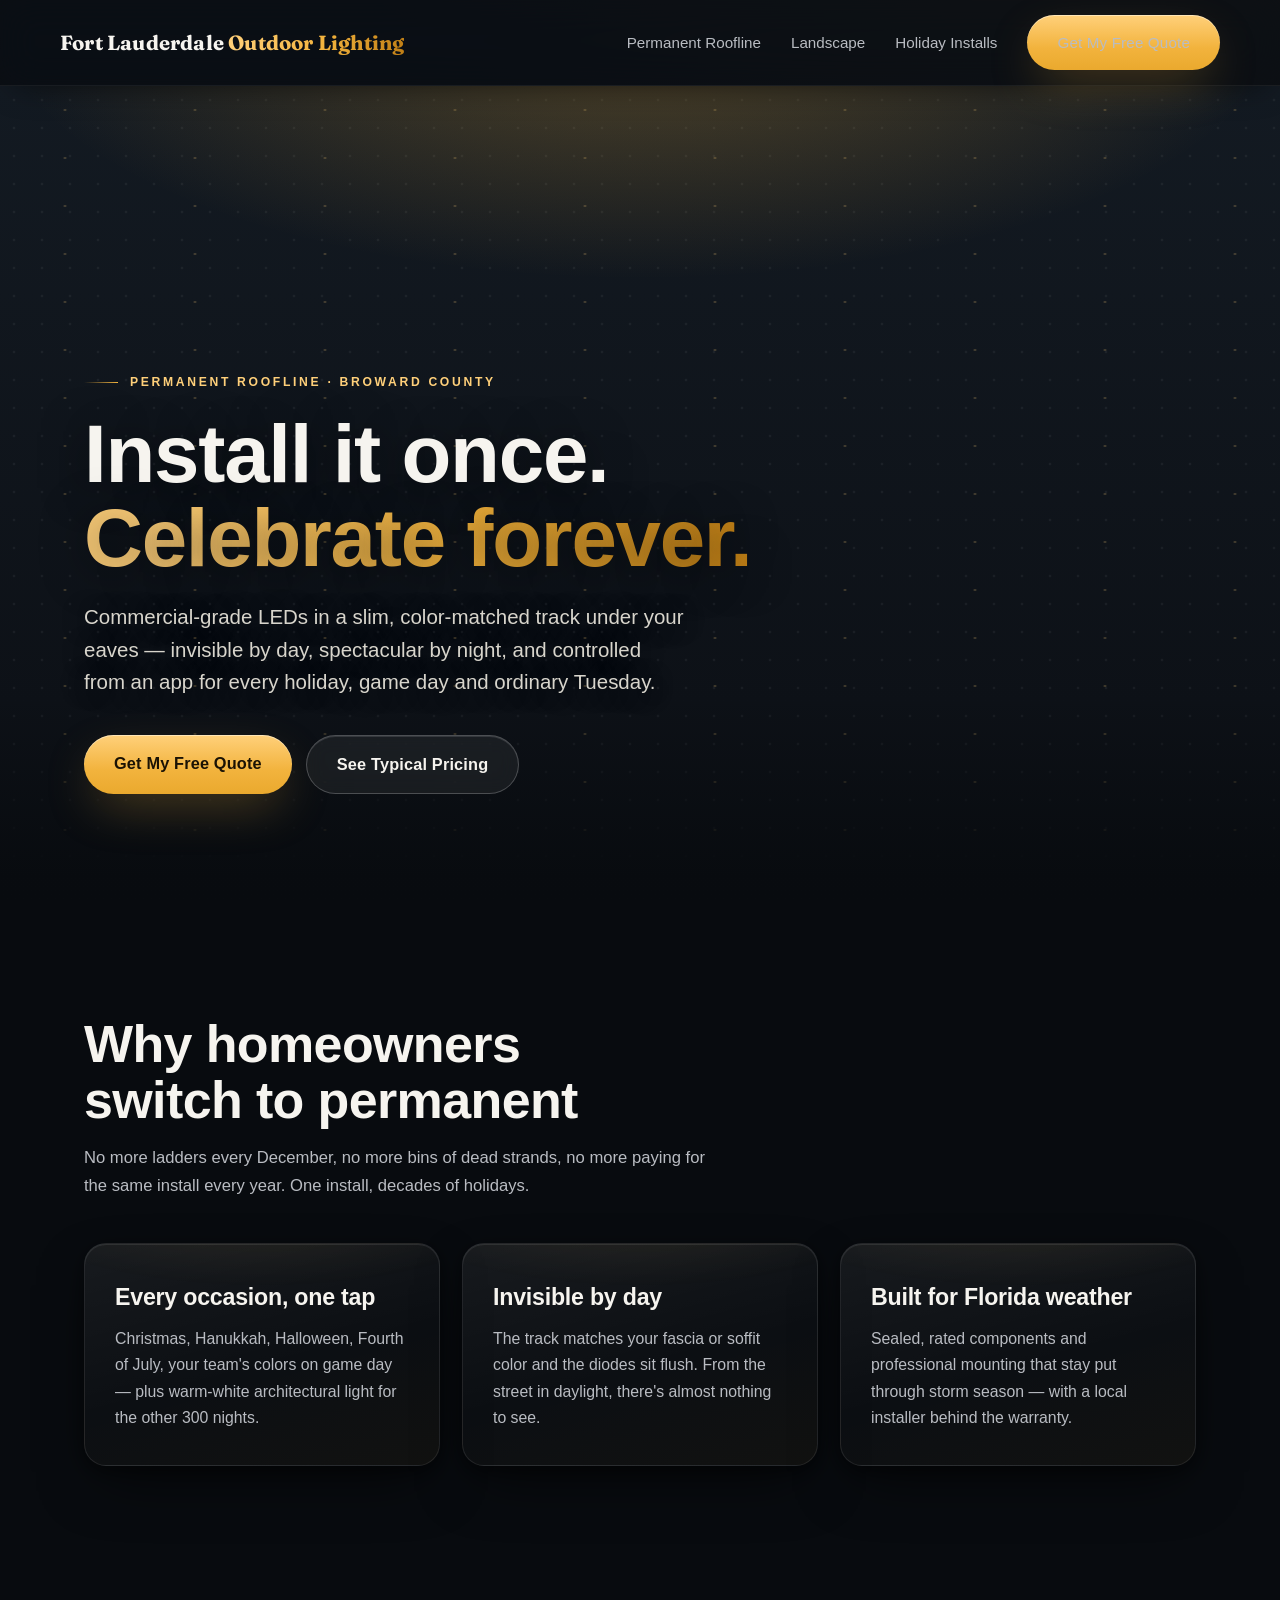
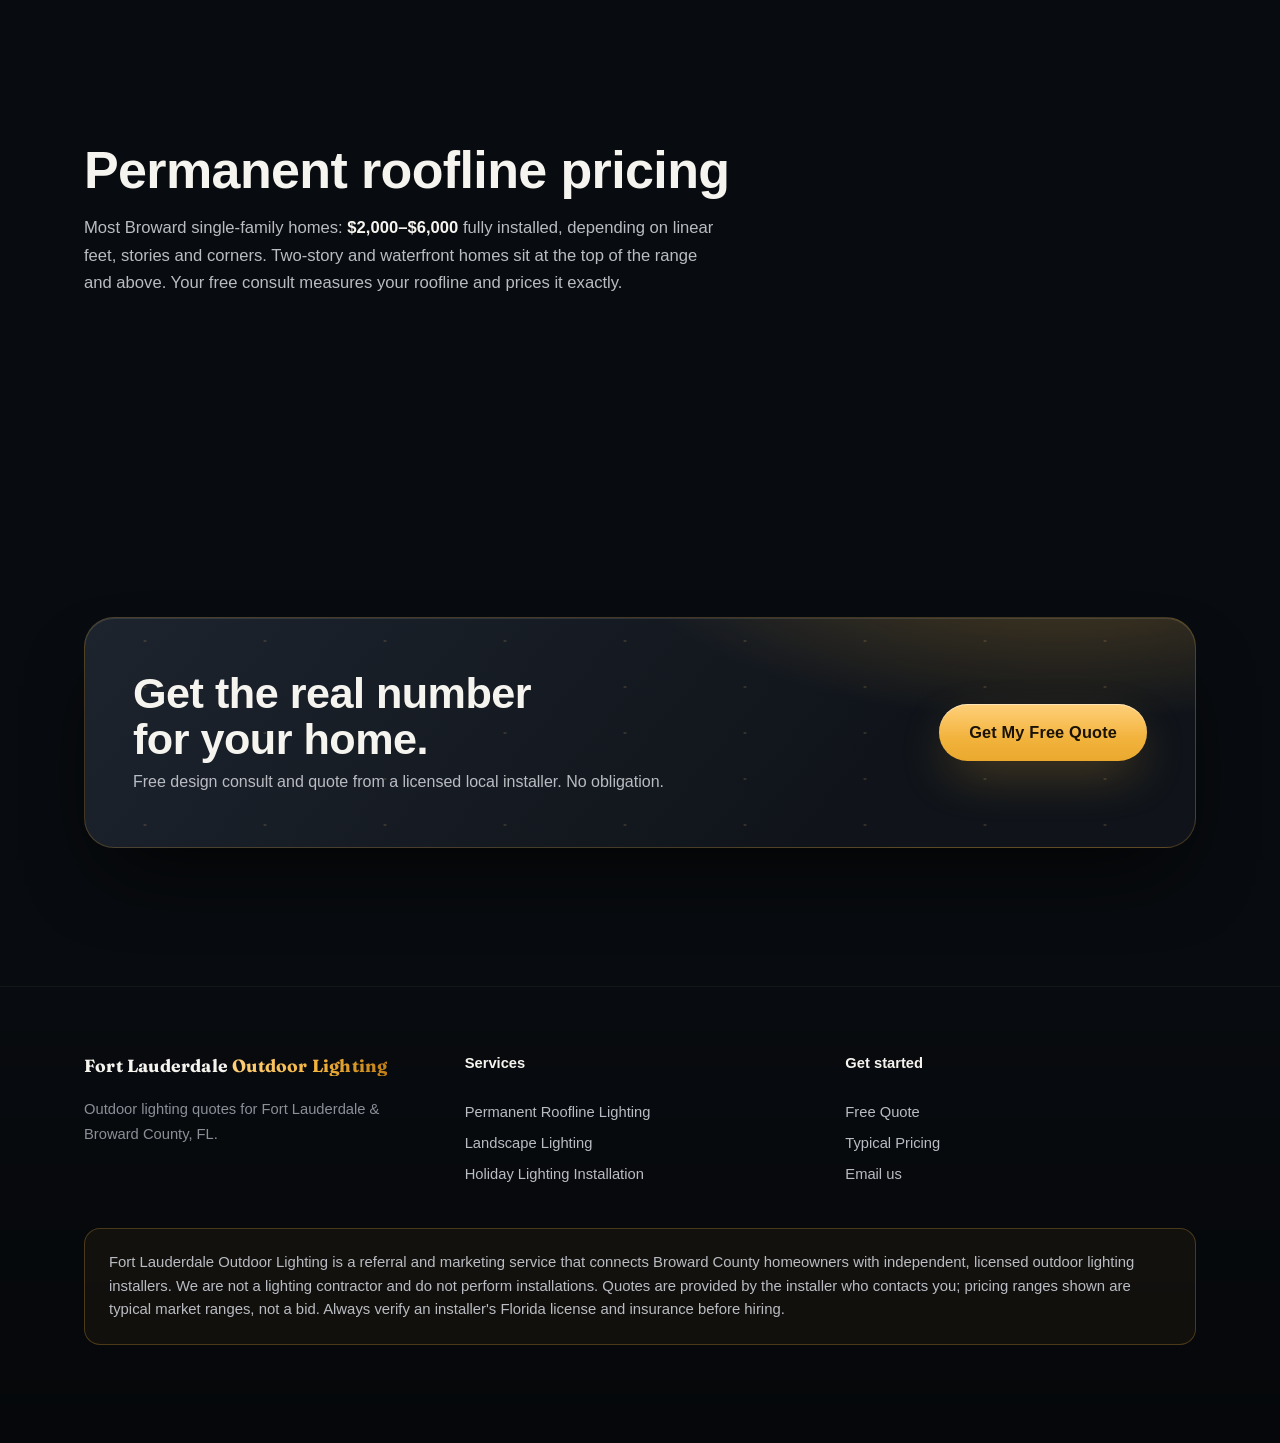
<file: permanent-roofline-lighting.html>
<!DOCTYPE html>
<html lang="en">
<head>
<meta charset="UTF-8">
<meta name="viewport" content="width=device-width, initial-scale=1.0">
<title>Permanent Roofline Lighting in Fort Lauderdale, FL — App-Controlled, Installed Once</title>
<meta name="description" content="Permanent LED roofline lighting installed in Fort Lauderdale & Broward County. Typical home $2,000–$6,000. Any color, any holiday, app-controlled. Free quotes.">
<meta property="og:title" content="Permanent Roofline Lighting in Fort Lauderdale, FL — App-Controlled, Installed Once">
<meta property="og:description" content="Permanent LED roofline lighting installed in Fort Lauderdale & Broward County. Typical home $2,000–$6,000. Any color, any holiday, app-controlled. Free quotes.">
<meta property="og:type" content="website">
<link rel="icon" type="image/svg+xml" href="favicon.svg">
<meta name="google-site-verification" content="QB-ssv-MjZdVz-dJ-gzDWv2qY6BC9JkV1xSJGt7VMZ8" />
<link rel="preconnect" href="https://fonts.googleapis.com">
<link href="https://fonts.googleapis.com/css2?family=Fraunces:wght@600;700&family=Inter:wght@400;600;700&display=swap" rel="stylesheet">
<link rel="stylesheet" href="style.css">
<link rel="stylesheet" href="cinematic.css">
</head>
<body class="cine">
<header><div class="wrap nav">
<a class="logo" href="index.html">Fort Lauderdale <span>Outdoor Lighting</span></a>
<nav class="nav-links">
<a href="permanent-roofline-lighting.html">Permanent Roofline</a>
<a href="landscape-lighting.html">Landscape</a>
<a href="holiday-lighting-installation.html">Holiday Installs</a>
<a class="btn" href="get-a-quote.html">Get My Free Quote</a>
</nav></div></header>
<div class="hero"><div class="wrap">
<p class="eyebrow">Permanent Roofline · Broward County</p>
<h1>Install it once. <em>Celebrate forever.</em></h1>
<p class="lede">Commercial-grade LEDs in a slim, color-matched track under your eaves — invisible by day, spectacular by night, and controlled from an app for every holiday, game day and ordinary Tuesday.</p>
<div class="hero-cta"><a class="btn" href="get-a-quote.html">Get My Free Quote</a><a class="btn ghost" href="#pricing">See Typical Pricing</a></div>

</div></div>

<section><div class="wrap">
<h2>Why homeowners switch to permanent</h2>
<p class="sub">No more ladders every December, no more bins of dead strands, no more paying for the same install every year. One install, decades of holidays.</p>
<div class="cards">
<div class="card"><h3>Every occasion, one tap</h3><p>Christmas, Hanukkah, Halloween, Fourth of July, your team's colors on game day — plus warm-white architectural light for the other 300 nights.</p></div>
<div class="card"><h3>Invisible by day</h3><p>The track matches your fascia or soffit color and the diodes sit flush. From the street in daylight, there's almost nothing to see.</p></div>
<div class="card"><h3>Built for Florida weather</h3><p>Sealed, rated components and professional mounting that stay put through storm season — with a local installer behind the warranty.</p></div>
</div>
</div></section>
<section><div class="wrap">
<h2>Permanent roofline pricing</h2>
<p class="sub">Most Broward single-family homes: <b>$2,000–$6,000</b> fully installed, depending on linear feet, stories and corners. Two-story and waterfront homes sit at the top of the range and above. Your free consult measures your roofline and prices it exactly.</p>
</div></section>

<section><div class="wrap"><div class="cta-band">
<div><h2 style="margin-bottom:6px">Get the real number for your home.</h2><p style="color:var(--muted)">Free design consult and quote from a licensed local installer. No obligation.</p></div>
<a class="btn" href="get-a-quote.html">Get My Free Quote</a>
</div></div></section>
<footer><div class="wrap">
<div class="cols">
<div><a class="logo" href="index.html" style="font-size:1.1rem">Fort Lauderdale <span>Outdoor Lighting</span></a><p style="margin-top:10px">Outdoor lighting quotes for Fort Lauderdale &amp; Broward County, FL.</p></div>
<div><strong style="color:var(--paper)">Services</strong><br><br><a href="permanent-roofline-lighting.html">Permanent Roofline Lighting</a><a href="landscape-lighting.html">Landscape Lighting</a><a href="holiday-lighting-installation.html">Holiday Lighting Installation</a></div>
<div><strong style="color:var(--paper)">Get started</strong><br><br><a href="get-a-quote.html">Free Quote</a><a href="index.html#pricing">Typical Pricing</a><a href="mailto:donmondemorrison+lighting@gmail.com">Email us</a></div>
</div>
<p class="disclosure">Fort Lauderdale Outdoor Lighting is a referral and marketing service that connects Broward County homeowners with independent, licensed outdoor lighting installers. We are not a lighting contractor and do not perform installations. Quotes are provided by the installer who contacts you; pricing ranges shown are typical market ranges, not a bid. Always verify an installer's Florida license and insurance before hiring.</p>
<p style="margin-top:14px">© 2026 Fort Lauderdale Outdoor Lighting. All rights reserved.</p>
</div></footer>
<script>
/* Cinematic reveal + card tilt — vanilla, progressive enhancement.
   Elements are only hidden once JS runs; reduced-motion opts out. */
(function(){
  var reduce = window.matchMedia('(prefers-reduced-motion: reduce)').matches;
  var targets = document.querySelectorAll('section .wrap > *, .hero .wrap > *, footer .wrap > *, .card, .step, .cta-band');
  if('IntersectionObserver' in window && !reduce){
    var io = new IntersectionObserver(function(entries){
      entries.forEach(function(e){ if(e.isIntersecting){ e.target.classList.add('in'); io.unobserve(e.target); } });
    },{threshold:.12, rootMargin:'0px 0px -6% 0px'});
    targets.forEach(function(el){ el.classList.add('rv'); io.observe(el); });
  }
  if(!reduce && window.matchMedia('(pointer: fine)').matches){
    document.querySelectorAll('.card').forEach(function(card){
      card.addEventListener('pointermove', function(ev){
        var r = card.getBoundingClientRect();
        var x = (ev.clientX - r.left) / r.width - .5;
        var y = (ev.clientY - r.top) / r.height - .5;
        card.style.transform = 'translateY(-7px) rotateX(' + (-y*4.5).toFixed(2) + 'deg) rotateY(' + (x*4.5).toFixed(2) + 'deg)';
      });
      card.addEventListener('pointerleave', function(){ card.style.transform = ''; });
    });
  }
})();
</script>
</body>
</html>
</file>
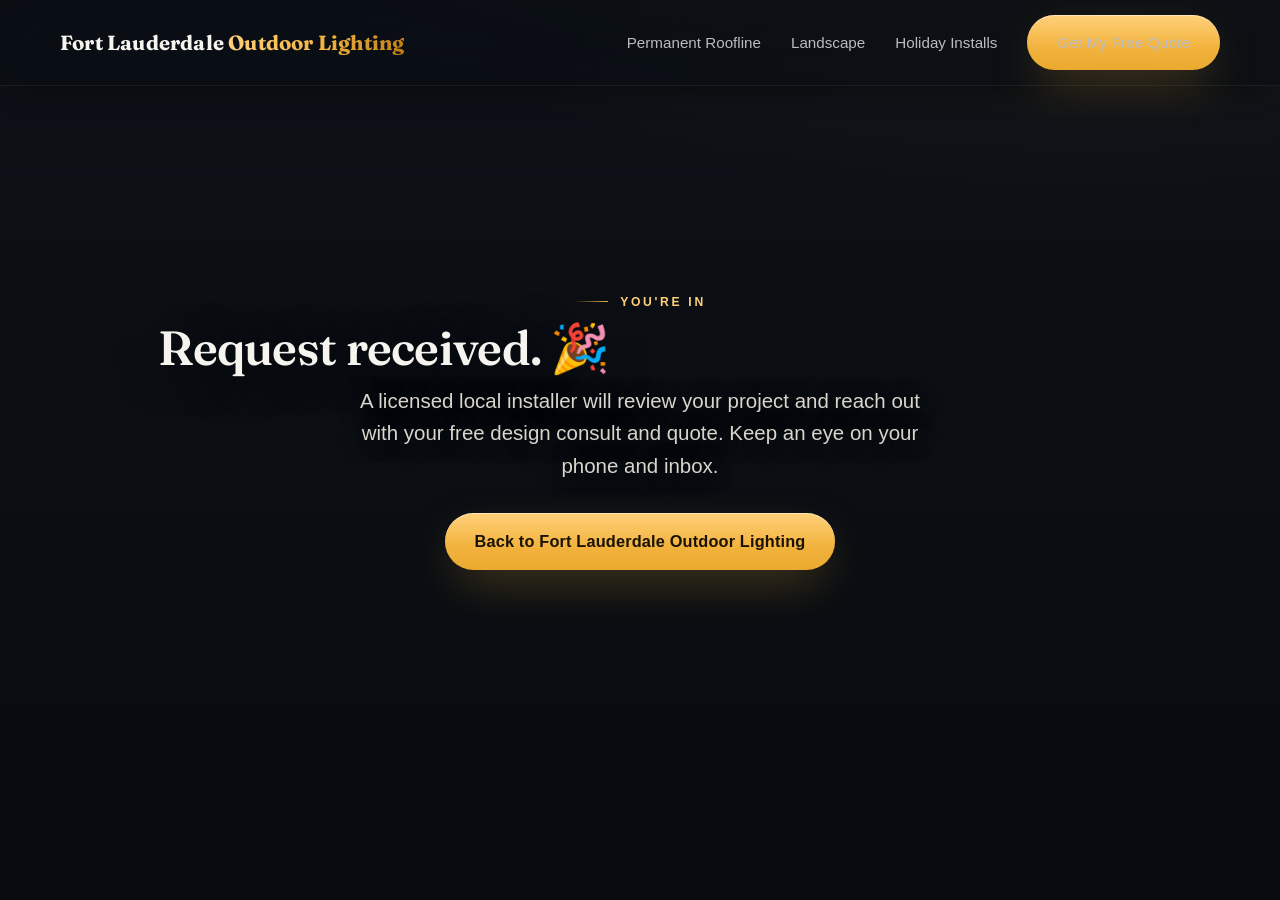
<file: thanks.html>
<!DOCTYPE html>
<html lang="en">
<head>
<meta charset="UTF-8">
<meta name="viewport" content="width=device-width, initial-scale=1.0">
<title>Request Received — Fort Lauderdale Outdoor Lighting</title>
<meta name="description" content="Your outdoor lighting quote request was received.">
<meta property="og:title" content="Request Received — Fort Lauderdale Outdoor Lighting">
<meta property="og:description" content="Your outdoor lighting quote request was received.">
<meta property="og:type" content="website">
<link rel="icon" type="image/svg+xml" href="favicon.svg">
<link rel="preconnect" href="https://fonts.googleapis.com">
<link href="https://fonts.googleapis.com/css2?family=Fraunces:wght@600;700&family=Inter:wght@400;600;700&display=swap" rel="stylesheet">
<link rel="stylesheet" href="style.css">
<link rel="stylesheet" href="cinematic.css">
<meta name="robots" content="noindex"></head>
<body class="cine">
<header><div class="wrap nav">
<a class="logo" href="index.html">Fort Lauderdale <span>Outdoor Lighting</span></a>
<nav class="nav-links">
<a href="permanent-roofline-lighting.html">Permanent Roofline</a>
<a href="landscape-lighting.html">Landscape</a>
<a href="holiday-lighting-installation.html">Holiday Installs</a>
<a class="btn" href="get-a-quote.html">Get My Free Quote</a>
</nav></div></header>

<section><div class="wrap" style="text-align:center;padding-top:60px">
<p class="eyebrow">You're in</p>
<h1 style="font-family:'Fraunces',serif;font-size:clamp(2rem,4.4vw,3rem);margin:12px 0">Request received. 🎉</h1>
<p class="lede" style="margin:0 auto">A licensed local installer will review your project and reach out with your free design consult and quote. Keep an eye on your phone and inbox.</p>
<div style="margin-top:30px"><a class="btn" href="index.html">Back to Fort Lauderdale Outdoor Lighting</a></div>
</div></section>
<script>
/* Cinematic reveal + card tilt — vanilla, progressive enhancement.
   Elements are only hidden once JS runs; reduced-motion opts out. */
(function(){
  var reduce = window.matchMedia('(prefers-reduced-motion: reduce)').matches;
  var targets = document.querySelectorAll('section .wrap > *, .hero .wrap > *, footer .wrap > *, .card, .step, .cta-band');
  if('IntersectionObserver' in window && !reduce){
    var io = new IntersectionObserver(function(entries){
      entries.forEach(function(e){ if(e.isIntersecting){ e.target.classList.add('in'); io.unobserve(e.target); } });
    },{threshold:.12, rootMargin:'0px 0px -6% 0px'});
    targets.forEach(function(el){ el.classList.add('rv'); io.observe(el); });
  }
  if(!reduce && window.matchMedia('(pointer: fine)').matches){
    document.querySelectorAll('.card').forEach(function(card){
      card.addEventListener('pointermove', function(ev){
        var r = card.getBoundingClientRect();
        var x = (ev.clientX - r.left) / r.width - .5;
        var y = (ev.clientY - r.top) / r.height - .5;
        card.style.transform = 'translateY(-7px) rotateX(' + (-y*4.5).toFixed(2) + 'deg) rotateY(' + (x*4.5).toFixed(2) + 'deg)';
      });
      card.addEventListener('pointerleave', function(){ card.style.transform = ''; });
    });
  }
})();
</script>
</body></html>
</file>
<file: style.css>
/* ============================================================
   Fort Lauderdale Outdoor Lighting — Cinematic Design System
   Apple-grade: visuals dominate, one idea per section, huge
   display type, layered depth, glass chrome, dark cinema.
   Palette anchors: near-black #0d1117 · gold #f2b33d
   No external libraries. Vanilla CSS + tiny IO reveal script.
   ============================================================ */
:root{
  --ink:#0d1117; --ink2:#080b0f; --panel:#151b23; --panel2:#1b222c;
  --line:rgba(255,255,255,.09); --line-soft:rgba(255,255,255,.06);
  --amber:#f2b33d; --amber2:#ffd07a; --amber-deep:#c07f16;
  --paper:#f6f4ef; --muted:#b9bcc2; --dim:#8b8f98;
  --radius:22px; --radius-lg:30px;
  --ease:cubic-bezier(.22,1,.36,1);
  --shadow-card:0 24px 60px -18px rgba(0,0,0,.65),0 4px 18px rgba(0,0,0,.45);
  --glow-gold:0 18px 50px -12px rgba(242,179,61,.35);
}
*{margin:0;padding:0;box-sizing:border-box}
html{scroll-behavior:smooth;background:var(--ink2)}
body{
  font-family:'Inter',system-ui,-apple-system,sans-serif;
  background:
    radial-gradient(1400px 700px at 85% -200px,rgba(242,179,61,.07),transparent 60%),
    linear-gradient(180deg,var(--ink) 0%,var(--ink2) 100%);
  background-attachment:fixed;
  color:var(--paper);line-height:1.65;
  -webkit-font-smoothing:antialiased;text-rendering:optimizeLegibility;
  overflow-x:hidden;
}
::selection{background:var(--amber);color:#171207}
a{color:var(--amber2)}
a:focus-visible,.btn:focus-visible,summary:focus-visible{outline:2px solid var(--amber);outline-offset:3px;border-radius:6px}
.wrap{max-width:1160px;margin:0 auto;padding:0 24px}

/* ---------- Glass sticky header ---------- */
header{
  position:sticky;top:0;z-index:60;
  background:rgba(10,13,18,.62);
  -webkit-backdrop-filter:blur(18px) saturate(160%);
  backdrop-filter:blur(18px) saturate(160%);
  border-bottom:1px solid var(--line-soft);
  box-shadow:0 12px 34px -18px rgba(0,0,0,.8);
}
.nav{display:flex;align-items:center;justify-content:space-between;padding:15px 0}
.logo{font-family:'Fraunces',serif;font-weight:700;font-size:1.28rem;color:var(--paper);text-decoration:none;letter-spacing:.2px}
.logo span{
  background:linear-gradient(92deg,var(--amber2),var(--amber) 55%,var(--amber-deep));
  -webkit-background-clip:text;background-clip:text;-webkit-text-fill-color:transparent;color:var(--amber);
}
.nav-links{display:flex;gap:30px;align-items:center}
.nav-links a{color:var(--muted);text-decoration:none;font-size:.95rem;font-weight:500;transition:color .3s var(--ease)}
.nav-links a:hover{color:var(--paper)}

/* ---------- Buttons: pill, luminous ---------- */
.btn{
  display:inline-block;background:linear-gradient(180deg,var(--amber2),var(--amber) 60%,#eaa92e);
  color:#1a1204;font-weight:700;padding:15px 30px;border-radius:999px;text-decoration:none;border:0;cursor:pointer;
  font-size:1.02rem;letter-spacing:.01em;box-shadow:var(--glow-gold),inset 0 1px 0 rgba(255,255,255,.45);
  transition:transform .45s var(--ease),box-shadow .45s var(--ease),filter .3s;
}
.btn:hover{transform:translateY(-2px) scale(1.02);box-shadow:0 26px 60px -12px rgba(242,179,61,.5),inset 0 1px 0 rgba(255,255,255,.5);filter:brightness(1.04)}
.btn:active{transform:translateY(0) scale(.98)}
.btn.ghost{
  background:rgba(255,255,255,.06);color:var(--paper);
  border:1px solid rgba(255,255,255,.22);box-shadow:inset 0 1px 0 rgba(255,255,255,.12);
  -webkit-backdrop-filter:blur(10px);backdrop-filter:blur(10px);
}
.btn.ghost:hover{background:rgba(255,255,255,.12);box-shadow:0 18px 40px -14px rgba(0,0,0,.7)}

/* ---------- Cinematic hero ---------- */
.hero{
  position:relative;isolation:isolate;overflow:hidden;
  min-height:88vh;display:flex;align-items:flex-end;
  padding:150px 0 84px;
  background:
    radial-gradient(1000px 420px at 50% -80px,rgba(242,179,61,.30),transparent 65%),
    radial-gradient(rgba(255,208,122,.20) 1.5px,transparent 2.3px),
    radial-gradient(rgba(255,255,255,.05) 1px,transparent 1.7px),
    linear-gradient(180deg,#131a22 0%,var(--ink) 78%);
  background-size:auto,130px 48px,28px 28px,auto;
  background-position:0 0,0 0,0 0,0 0;
}
.hero::after{ /* horizon fade into the page */
  content:"";position:absolute;inset:auto 0 0 0;height:180px;z-index:1;pointer-events:none;
  background:linear-gradient(180deg,transparent,var(--ink2));
}
.hero .wrap{position:relative;z-index:3;width:100%}
/* Full-bleed photograph (index) */
.hero-img{position:absolute;inset:0;z-index:0;overflow:hidden}
.hero-img::after{
  content:"";position:absolute;inset:0;
  background:
    linear-gradient(180deg,rgba(8,11,15,.42) 0%,rgba(8,11,15,.08) 34%,rgba(8,11,15,.55) 68%,rgba(8,11,15,.94) 100%),
    radial-gradient(900px 480px at 50% 108%,rgba(242,179,61,.22),transparent 65%);
}
.hero-img img{
  display:block;width:100%;height:100%;object-fit:cover;object-position:center 62%;
  transform:scale(1.02);animation:kenburns 26s var(--ease) infinite alternate;
}
@keyframes kenburns{from{transform:scale(1.02) translateY(0)}to{transform:scale(1.12) translateY(-1.5%)}}
.eyebrow{
  color:var(--amber2);font-weight:700;letter-spacing:.22em;text-transform:uppercase;font-size:.76rem;
  display:inline-flex;align-items:center;gap:12px;
}
.eyebrow::before{content:"";width:34px;height:1px;background:linear-gradient(90deg,transparent,var(--amber))}
h1{
  font-family:'Fraunces',serif;font-weight:600;
  font-size:clamp(2.9rem,6.8vw,5.1rem);line-height:1.02;letter-spacing:-.015em;
  margin:20px 0 22px;max-width:12.5em;text-wrap:balance;
  text-shadow:0 6px 44px rgba(0,0,0,.55);
}
h1 em{
  font-style:normal;
  background:linear-gradient(94deg,var(--amber2) 10%,var(--amber) 55%,var(--amber-deep));
  -webkit-background-clip:text;background-clip:text;-webkit-text-fill-color:transparent;color:var(--amber);
}
.lede{font-size:clamp(1.08rem,1.6vw,1.28rem);color:#d8d5cc;max-width:600px;line-height:1.6;text-shadow:0 2px 22px rgba(0,0,0,.5)}
.hero-cta{display:flex;gap:14px;margin-top:36px;flex-wrap:wrap}
.hero-points{display:flex;gap:12px;margin-top:38px;flex-wrap:wrap;font-size:.93rem}
.hero-points span{
  color:#e9e6dd;background:rgba(13,17,23,.48);border:1px solid rgba(255,255,255,.16);
  -webkit-backdrop-filter:blur(12px);backdrop-filter:blur(12px);
  padding:10px 18px;border-radius:999px;box-shadow:0 10px 30px -12px rgba(0,0,0,.7);
}
.hero-points b{color:var(--amber2);font-weight:700;margin-right:2px}

/* ---------- Sections: one idea, lots of air ---------- */
section{padding:clamp(84px,11vw,138px) 0;position:relative}
h2{
  font-family:'Fraunces',serif;font-weight:600;letter-spacing:-.012em;
  font-size:clamp(2.05rem,4.4vw,3.25rem);line-height:1.08;margin-bottom:16px;max-width:16em;text-wrap:balance;
}
.sub{color:var(--muted);max-width:640px;margin-bottom:44px;font-size:clamp(1rem,1.3vw,1.1rem)}
.sub b{color:var(--paper)}

/* ---------- Depth cards with 3D tilt ---------- */
.cards{display:grid;grid-template-columns:repeat(auto-fit,minmax(300px,1fr));gap:22px;perspective:1400px}
.card{
  position:relative;border-radius:var(--radius);padding:34px 30px;
  background:linear-gradient(165deg,rgba(255,255,255,.065),rgba(255,255,255,.018) 55%,rgba(242,179,61,.045));
  border:1px solid var(--line);
  box-shadow:var(--shadow-card),inset 0 1px 0 rgba(255,255,255,.09);
  transform-style:preserve-3d;will-change:transform;
  transition:transform .6s var(--ease),box-shadow .6s var(--ease),border-color .4s;
}
.card::before{ /* light sheen sweeping the top edge */
  content:"";position:absolute;inset:0;border-radius:inherit;pointer-events:none;
  background:radial-gradient(420px 150px at 50% -60px,rgba(255,208,122,.16),transparent 70%);
  opacity:.7;transition:opacity .4s;
}
.card:hover{transform:translateY(-7px);border-color:rgba(242,179,61,.35);box-shadow:0 34px 70px -18px rgba(0,0,0,.75),0 0 0 1px rgba(242,179,61,.08),0 22px 55px -18px rgba(242,179,61,.28),inset 0 1px 0 rgba(255,255,255,.12)}
.card:hover::before{opacity:1}
.card h3{font-family:'Fraunces',serif;font-weight:600;font-size:1.45rem;margin-bottom:10px;letter-spacing:-.01em}
.card p{color:var(--muted);font-size:.99rem}
.card .price{
  display:block;margin-top:20px;font-family:'Fraunces',serif;font-size:1.28rem;font-weight:600;
  background:linear-gradient(92deg,var(--amber2),var(--amber));
  -webkit-background-clip:text;background-clip:text;-webkit-text-fill-color:transparent;color:var(--amber2);
}
.card a.more{font-weight:600;text-decoration:none;display:inline-block;margin-top:10px;transition:transform .35s var(--ease)}
.card a.more:hover{transform:translateX(4px)}

/* ---------- Pricing: cinematic ledger ---------- */
table{
  width:100%;border-collapse:separate;border-spacing:0;overflow:hidden;
  background:linear-gradient(170deg,rgba(255,255,255,.05),rgba(255,255,255,.015));
  border:1px solid var(--line);border-radius:var(--radius);
  box-shadow:var(--shadow-card),inset 0 1px 0 rgba(255,255,255,.08);
}
th,td{padding:22px 26px;text-align:left;border-bottom:1px solid var(--line-soft);font-size:1.02rem}
th{color:var(--amber2);font-weight:700;letter-spacing:.06em;text-transform:uppercase;font-size:.8rem;background:rgba(255,255,255,.03)}
tr:last-child td{border-bottom:0}
tbody tr,table tr{transition:background .3s}
table tr:hover td{background:rgba(242,179,61,.045)}
td:last-child{font-family:'Fraunces',serif;font-weight:600;font-size:1.3rem;color:var(--amber2);white-space:nowrap}
.fineprint{color:var(--dim);font-size:.88rem}

/* ---------- Steps: ghost numerals ---------- */
.steps{display:grid;grid-template-columns:repeat(auto-fit,minmax(280px,1fr));gap:22px;perspective:1400px}
.step{
  position:relative;border-radius:var(--radius);padding:36px 30px 32px;overflow:hidden;
  background:linear-gradient(165deg,rgba(255,255,255,.055),rgba(255,255,255,.015));
  border:1px solid var(--line);box-shadow:var(--shadow-card),inset 0 1px 0 rgba(255,255,255,.08);
  transition:transform .6s var(--ease),border-color .4s;
}
.step:hover{transform:translateY(-6px);border-color:rgba(242,179,61,.3)}
.step .n{
  font-family:'Fraunces',serif;font-weight:700;font-size:4.6rem;line-height:.9;display:block;margin-bottom:16px;
  color:transparent;-webkit-text-stroke:1.5px rgba(242,179,61,.55);
  text-shadow:0 0 34px rgba(242,179,61,.18);
}
.step h3{font-family:'Fraunces',serif;font-weight:600;font-size:1.3rem;margin-bottom:8px}
.step p{color:var(--muted);font-size:.97rem}

/* ---------- City chips: glass pills ---------- */
.chips{display:flex;flex-wrap:wrap;gap:11px}
.chip{
  border:1px solid var(--line);background:rgba(255,255,255,.045);
  -webkit-backdrop-filter:blur(8px);backdrop-filter:blur(8px);
  padding:10px 19px;border-radius:999px;font-size:.93rem;color:var(--muted);
  box-shadow:inset 0 1px 0 rgba(255,255,255,.07);transition:all .35s var(--ease);
}
a.chip:hover{transform:translateY(-2px);border-color:rgba(242,179,61,.55);color:var(--paper)!important;box-shadow:0 12px 26px -10px rgba(0,0,0,.7)}

/* ---------- FAQ ---------- */
.faq details{
  background:linear-gradient(165deg,rgba(255,255,255,.05),rgba(255,255,255,.015));
  border:1px solid var(--line);border-radius:18px;padding:22px 26px;margin-bottom:13px;
  box-shadow:0 14px 34px -16px rgba(0,0,0,.6);transition:border-color .35s;
}
.faq details:hover,.faq details[open]{border-color:rgba(242,179,61,.32)}
.faq summary{font-weight:700;cursor:pointer;font-size:1.05rem;list-style:none;display:flex;justify-content:space-between;align-items:center;gap:16px}
.faq summary::-webkit-details-marker{display:none}
.faq summary::after{content:"+";font-family:'Fraunces',serif;font-size:1.5rem;color:var(--amber);transition:transform .4s var(--ease);flex:none}
.faq details[open] summary::after{transform:rotate(45deg)}
.faq p{color:var(--muted);margin-top:10px}

/* ---------- Native form chrome (kept in system) ---------- */
form.quote{background:linear-gradient(165deg,rgba(255,255,255,.055),rgba(255,255,255,.015));border:1px solid var(--line);border-radius:var(--radius);padding:34px;max-width:720px;box-shadow:var(--shadow-card)}
.grid2{display:grid;grid-template-columns:1fr 1fr;gap:16px}
label{display:block;font-size:.9rem;font-weight:600;margin-bottom:6px}
input,select,textarea{width:100%;background:rgba(8,11,15,.7);border:1px solid var(--line);border-radius:12px;color:var(--paper);padding:13px 15px;font:inherit;font-size:.98rem;margin-bottom:16px;transition:border-color .3s,box-shadow .3s}
input:focus,select:focus,textarea:focus{outline:0;border-color:var(--amber);box-shadow:0 0 0 4px rgba(242,179,61,.16)}
textarea{min-height:110px;resize:vertical}

/* ---------- Quote form shell: cinema frame around the embed ---------- */
.form-shell{
  position:relative;border-radius:var(--radius-lg);padding:14px;
  background:linear-gradient(170deg,rgba(255,255,255,.07),rgba(255,255,255,.02) 55%,rgba(242,179,61,.05));
  border:1px solid var(--line);
  box-shadow:0 44px 90px -30px rgba(0,0,0,.85),0 0 90px -30px rgba(242,179,61,.35),inset 0 1px 0 rgba(255,255,255,.1);
}
.form-shell iframe{display:block;width:100%;border-radius:20px}

/* ---------- CTA band: the finale ---------- */
.cta-band{
  position:relative;overflow:hidden;border-radius:var(--radius-lg);padding:52px 48px;
  display:flex;justify-content:space-between;align-items:center;gap:26px;flex-wrap:wrap;
  background:
    radial-gradient(700px 300px at 88% -40%,rgba(242,179,61,.32),transparent 65%),
    radial-gradient(rgba(255,208,122,.14) 1.5px,transparent 2.3px),
    linear-gradient(130deg,#1d242e,#10141a 70%);
  background-size:auto,120px 46px,auto;
  border:1px solid rgba(242,179,61,.22);
  box-shadow:0 40px 80px -28px rgba(0,0,0,.8),inset 0 1px 0 rgba(255,255,255,.1);
}
.cta-band h2{font-size:clamp(1.9rem,3.6vw,2.7rem)}

/* ---------- Footer ---------- */
footer{border-top:1px solid var(--line-soft);padding:64px 0 60px;color:var(--dim);font-size:.92rem;
  background:linear-gradient(180deg,transparent,rgba(0,0,0,.35))}
footer .cols{display:grid;grid-template-columns:repeat(auto-fit,minmax(230px,1fr));gap:30px;margin-bottom:34px}
footer a{color:var(--muted);text-decoration:none;display:block;margin-bottom:7px;transition:color .3s}
footer a:hover{color:var(--paper)}
footer .logo{display:inline-block}
.disclosure{
  border:1px solid rgba(242,179,61,.25);border-radius:16px;
  background:rgba(242,179,61,.05);
  padding:22px 24px;line-height:1.6;color:var(--muted);font-size:.93rem;
}

/* ---------- Reveal on scroll (JS adds .rv; no-JS = fully visible) ---------- */
.rv{opacity:0;transform:translateY(30px);transition:opacity 1s var(--ease),transform 1s var(--ease)}
.rv.in{opacity:1;transform:none}
.cards .rv:nth-child(2),.steps .rv:nth-child(2){transition-delay:.1s}
.cards .rv:nth-child(3),.steps .rv:nth-child(3){transition-delay:.2s}

@media(max-width:720px){
  .nav-links a:not(.btn){display:none}
  .grid2{grid-template-columns:1fr}
  .hero{min-height:82vh;padding:120px 0 64px}
  .cta-band{padding:38px 28px}
  th,td{padding:17px 18px}
  td:last-child{white-space:normal}
}

/* ---------- Reduced motion: everything rests ---------- */
@media (prefers-reduced-motion: reduce){
  html{scroll-behavior:auto}
  *,*::before,*::after{animation-duration:.001s!important;animation-iteration-count:1!important;transition-duration:.001s!important}
  .hero-img img{animation:none;transform:none}
  .rv{opacity:1;transform:none}
  .card:hover,.step:hover,.btn:hover{transform:none}
}

/* Native quote form (posts to the site's Google backend invisibly) */
.gform{display:grid;grid-template-columns:1fr 1fr;gap:18px;text-align:left}
.gf-field{display:flex;flex-direction:column;gap:8px}
.gf-wide{grid-column:1/-1}
.gf-field label{font-weight:600;font-size:.95rem;color:#e8ddc4}
.gf-star{color:#f2b33d}
.gform input,.gform select,.gform textarea{font:inherit;font-size:1rem;color:#f7f2e7;background:rgba(255,255,255,.05);border:1px solid rgba(242,179,61,.28);border-radius:14px;padding:14px 16px;width:100%;appearance:none;-webkit-appearance:none;transition:border-color .2s, box-shadow .2s}
.gform select{background-image:url("data:image/svg+xml;charset=UTF-8,%3Csvg xmlns='http://www.w3.org/2000/svg' width='14' height='9' viewBox='0 0 14 9'%3E%3Cpath d='M1 1l6 6 6-6' fill='none' stroke='%23888' stroke-width='2' stroke-linecap='round'/%3E%3C/svg%3E");background-repeat:no-repeat;background-position:right 16px center;padding-right:44px}
.gform input:focus,.gform select:focus,.gform textarea:focus{outline:none;border-color:#f2b33d;box-shadow:0 0 0 4px rgba(242,179,61,.16)}
.gform textarea{resize:vertical;min-height:110px}
.gform-btn{font:inherit;font-weight:700;font-size:1.05rem;color:BTN#f7f2e7;background:linear-gradient(180deg,#ffd07a,#f2b33d);border:0;border-radius:999px;padding:16px 34px;min-height:56px;cursor:pointer;box-shadow:0 12px 28px rgba(0,0,0,.22), inset 0 1px 0 rgba(255,255,255,.35);transition:transform .18s, box-shadow .18s}
.gform-btn:hover{transform:translateY(-2px)}
.gform-btn:active{transform:translateY(0)}
@media (max-width:640px){.gform{grid-template-columns:1fr}}

/* ============================================================
   "See Your Home Lit" — Interactive Lighting Simulator
   Additive section: night SVG scene + glass control panel.
   ============================================================ */
.sim-section{padding-top:clamp(64px,8vw,100px)}
.sim-stage{
  position:relative;border-radius:var(--radius-lg);overflow:hidden;
  border:1px solid var(--line);
  box-shadow:0 50px 100px -30px rgba(0,0,0,.9),0 0 110px -34px rgba(242,179,61,.4),inset 0 1px 0 rgba(255,255,255,.08);
  background:#04060c;
}
.sim-svg{display:block;width:100%;height:auto;aspect-ratio:900/520}
.sim-layer{transition:transform .45s var(--ease);will-change:transform}
.sim-bulb-core,.sim-bulb-halo{transition:fill .45s var(--ease),opacity .5s var(--ease)}
.sim-roof-halo,.sim-roof-core,.sim-uplights,.sim-windows-glow{transition:opacity .6s var(--ease)}
.sim-twinkle .sim-bulb-core,.sim-twinkle .sim-bulb-halo{animation:simTwinkle 1.7s ease-in-out infinite alternate}
@keyframes simTwinkle{from{opacity:.55}to{opacity:1}}
.sim-caption{
  position:absolute;left:0;right:0;bottom:0;padding:34px 22px 14px;
  font-size:.84rem;color:rgba(246,244,239,.72);text-align:center;
  background:linear-gradient(180deg,transparent,rgba(4,6,12,.82));
  pointer-events:none;
}
.sim-panel{
  margin-top:22px;display:grid;grid-template-columns:1.25fr .95fr;gap:22px;align-items:stretch;
  border-radius:var(--radius-lg);padding:30px;
  background:linear-gradient(165deg,rgba(255,255,255,.07),rgba(255,255,255,.02) 55%,rgba(242,179,61,.05));
  border:1px solid var(--line);
  -webkit-backdrop-filter:blur(14px);backdrop-filter:blur(14px);
  box-shadow:var(--shadow-card),inset 0 1px 0 rgba(255,255,255,.09);
}
.sim-controls{display:grid;grid-template-columns:1fr 1fr;gap:26px}
.sim-fieldset{border:0;padding:0;margin:0;min-width:0}
.sim-fieldset legend{
  font-family:'Fraunces',serif;font-weight:600;font-size:1.08rem;color:var(--paper);
  padding:0;margin-bottom:14px;
}
.sim-switch{
  position:relative;display:flex;align-items:center;gap:13px;min-height:44px;
  cursor:pointer;margin-bottom:12px;font-size:.98rem;font-weight:600;color:var(--paper);
}
.sim-switch input{
  position:absolute;opacity:0;width:44px;height:44px;margin:0;cursor:pointer;
}
.sim-track{
  flex:none;width:52px;height:30px;border-radius:999px;position:relative;
  background:rgba(255,255,255,.12);border:1px solid rgba(255,255,255,.2);
  transition:background .35s var(--ease),border-color .35s,box-shadow .35s;
}
.sim-thumb{
  position:absolute;top:3px;left:3px;width:22px;height:22px;border-radius:50%;
  background:#dfe3e8;transition:transform .35s var(--ease),background .35s;
  box-shadow:0 2px 8px rgba(0,0,0,.5);
}
.sim-switch input:checked ~ .sim-track{
  background:linear-gradient(180deg,var(--amber2),var(--amber));
  border-color:rgba(242,179,61,.6);box-shadow:0 0 18px -2px rgba(242,179,61,.55);
}
.sim-switch input:checked ~ .sim-track .sim-thumb{transform:translateX(22px);background:#fff8e8}
.sim-switch input:focus-visible ~ .sim-track{outline:2px solid var(--amber);outline-offset:3px}
.sim-switch input:disabled ~ .sim-track{opacity:.4}
.sim-themes{display:flex;flex-wrap:wrap;gap:9px;margin-top:6px}
.sim-theme{
  position:relative;display:inline-flex;align-items:center;gap:9px;min-height:44px;
  padding:9px 15px 9px 11px;border-radius:999px;cursor:pointer;
  border:1px solid var(--line);background:rgba(255,255,255,.045);
  font-size:.9rem;font-weight:600;color:var(--muted);
  transition:border-color .3s,color .3s,background .3s,box-shadow .3s;
}
.sim-theme input{position:absolute;opacity:0;width:100%;height:100%;margin:0;cursor:pointer}
.sim-theme:has(input:checked){
  border-color:rgba(242,179,61,.65);color:var(--paper);background:rgba(242,179,61,.09);
  box-shadow:0 0 20px -6px rgba(242,179,61,.5);
}
.sim-theme:has(input:focus-visible){outline:2px solid var(--amber);outline-offset:3px}
.sim-theme:has(input:disabled){opacity:.4;cursor:not-allowed}
.sim-swatch{flex:none;width:20px;height:20px;border-radius:50%;box-shadow:0 0 10px 1px currentColor}
.sim-swatch-warm{background:#ffe9bb;color:rgba(242,179,61,.8)}
.sim-swatch-multi{background:conic-gradient(#ff5a4e,#ffd23e,#4ade80,#4db8ff,#c084fc,#ff5a4e);color:rgba(255,255,255,.35)}
.sim-swatch-rg{background:linear-gradient(90deg,#ff4040 50%,#35d05a 50%);color:rgba(255,255,255,.3)}
.sim-swatch-ice{background:#dff3ff;color:rgba(124,199,255,.85)}
.sim-bright{margin-top:16px}
.sim-bright label{
  display:flex;justify-content:space-between;align-items:baseline;
  font-size:.95rem;font-weight:600;color:var(--paper);margin-bottom:4px;
}
.sim-bright output{color:var(--amber2);font-family:'Fraunces',serif;font-size:1.05rem}
.sim-bright input[type="range"]{
  width:100%;min-height:44px;margin:0;padding:0;background:transparent;border:0;
  accent-color:var(--amber);cursor:pointer;box-shadow:none;
}
.sim-bright input[type="range"]:focus{box-shadow:none}
.sim-bright input[type="range"]:focus-visible{outline:2px solid var(--amber);outline-offset:2px}
.sim-pricing{
  border-left:1px solid var(--line-soft);padding-left:26px;
  display:flex;flex-direction:column;
}
.sim-pricing-title{
  font-family:'Fraunces',serif;font-weight:600;font-size:1.08rem;color:var(--paper);margin-bottom:12px;
}
.sim-pricing-list{list-style:none;display:grid;gap:10px}
.sim-pricing-list li{
  color:var(--muted);font-size:.97rem;line-height:1.55;
  padding:12px 15px;border-radius:14px;
  background:rgba(255,255,255,.04);border:1px solid var(--line-soft);
}
.sim-pricing-list li[hidden]{display:none!important}
.sim-pricing-list strong{color:var(--amber2);font-family:'Fraunces',serif;font-size:1.05rem}
.sim-pricing-note{color:var(--dim);font-size:.85rem;margin-top:12px;margin-bottom:20px}
.sim-cta{margin-top:auto;padding-top:20px;text-align:center}
.sim-cta .btn, a.btn.sim-cta{display:inline-block}
.sim-pricing .btn{margin-top:auto;align-self:flex-start}

@media(max-width:900px){
  .sim-panel{grid-template-columns:1fr}
  .sim-pricing{border-left:0;border-top:1px solid var(--line-soft);padding-left:0;padding-top:22px}
}
@media(max-width:640px){
  .sim-controls{grid-template-columns:1fr}
  .sim-panel{padding:22px}
  .sim-caption{font-size:.78rem}
}
@media (prefers-reduced-motion: reduce){
  .sim-layer{transition:none}
  .sim-twinkle .sim-bulb-core,.sim-twinkle .sim-bulb-halo{animation:none}
}
</file>
<file: cinematic.css>
/* ============================================================
   FORT LAUDERDALE OUTDOOR LIGHTING — CINE-1 cinematic layer
   Palette from style.css: ink #0d1117 · gold #f2b33d · amber2 #ffd07a
   System stack only. Zero external requests. Scenes: CSS + inline SVG.
   Linked AFTER style.css; scoped body.cine / .cine-* wins on hero/nav.
   Reveal hidden state is gated on html.js-rv (set by cinematic.js) —
   with JS disabled every page is fully visible.
   ============================================================ */
:root{
  --cine-ink:#0d1117; --cine-ink2:#080b0f; --cine-amber:#f2b33d; --cine-amber2:#ffd07a;
  --cine-paper:#f6f4ef; --cine-t2:#a1a1a6; --cine-line:rgba(255,255,255,.13);
  --cine-font:-apple-system,BlinkMacSystemFont,"SF Pro Display","SF Pro Text","Helvetica Neue",Arial,sans-serif;
  --cine-mono:ui-monospace,"SF Mono",SFMono-Regular,Menlo,Consolas,monospace;
  --cine-rad:22px; --cine-ease:cubic-bezier(.22,.61,.21,1);
}
body.cine{font-family:var(--cine-font)}
body.cine h1,body.cine h2,body.cine h3{font-family:var(--cine-font)}
/* fixed glass nav */
.cine-nav{position:fixed;top:0;left:0;right:0;z-index:60;background:rgba(8,10,14,.55);-webkit-backdrop-filter:saturate(180%) blur(20px);backdrop-filter:saturate(180%) blur(20px);border-bottom:1px solid rgba(255,255,255,.09)}
.cine-nav-in{max-width:1200px;margin:0 auto;padding:13px 24px;display:flex;align-items:center;justify-content:space-between;gap:16px;flex-wrap:wrap}
.cine-logo{color:#fff;font-size:17px;font-weight:700;letter-spacing:-.01em;text-decoration:none;white-space:nowrap}
.cine-logo span{color:var(--cine-amber2)}
.cine-nav nav{display:flex;gap:2px;flex-wrap:wrap;align-items:center}
.cine-nav nav a{color:rgba(255,255,255,.82);padding:8px 11px;border-radius:8px;font-size:13.5px;text-decoration:none}
.cine-nav nav a:hover{color:#fff;background:rgba(255,255,255,.09);text-decoration:none}
.cine-nav nav a.cta{background:var(--cine-amber);color:#1a1204;font-weight:700;border-radius:980px;padding:9px 17px;margin-left:6px}
.cine-nav nav a.cta:hover{background:var(--cine-amber2);color:#1a1204}
/* cinematic dark hero — warm light-glow scene */
.cine-hero{position:relative;background:radial-gradient(1100px 620px at 50% -8%,#3d2c10 0%,#14100a 46%,#050507 80%);color:#fff;padding:178px 0 110px;text-align:center;overflow:hidden}
.cine-hero .eyebrow{color:var(--cine-amber2);font-size:13px;letter-spacing:.14em}
.cine-hero .eyebrow::before{display:none}
.cine-hero h1{font-size:clamp(3rem,8vw,5.6rem);font-weight:700;letter-spacing:-.03em;line-height:1.04;max-width:16ch;margin:0 auto 24px;color:#fff;text-shadow:none}
.cine-hero h1 em{font-style:normal;color:var(--cine-amber2);background:none;-webkit-text-fill-color:currentColor}
.cine-hero .lede{font-size:21px;line-height:1.5;color:#d8d5cc;max-width:720px;margin:0 auto 32px;text-shadow:none}
.cine-hero .hero-cta{justify-content:center;position:relative;z-index:3}
.cine-hero .hero-points{justify-content:center;position:relative;z-index:3}
.cine-btn{display:inline-block;background:linear-gradient(180deg,var(--cine-amber2),var(--cine-amber) 60%,#eaa92e);color:#1a1204;padding:14px 30px;border-radius:980px;font-weight:700;font-size:16px;text-decoration:none;margin:6px;border:0;cursor:pointer;box-shadow:0 18px 50px -12px rgba(242,179,61,.35)}
.cine-btn:hover{background:var(--cine-amber2);color:#1a1204}
.cine-btn.ghost{background:rgba(255,255,255,.1);color:#fff;box-shadow:inset 0 0 0 1px rgba(255,255,255,.28)}
.cine-btn.ghost:hover{background:rgba(255,255,255,.18)}
/* layered lighting scene */
.scene{position:relative;max-width:880px;margin:70px auto 0;height:430px;perspective:1200px}
.plx{position:absolute;inset:0;will-change:transform}
.floor-grid{position:absolute;left:50%;bottom:-30px;width:140%;height:300px;transform:translateX(-50%) rotateX(64deg);transform-origin:bottom;background:linear-gradient(rgba(242,179,61,.22) 1px,transparent 1px),linear-gradient(90deg,rgba(242,179,61,.22) 1px,transparent 1px);background-size:52px 52px;-webkit-mask-image:linear-gradient(to top,rgba(0,0,0,.85),transparent 88%);mask-image:linear-gradient(to top,rgba(0,0,0,.85),transparent 88%)}
.glow-orb{position:absolute;left:50%;top:36%;width:620px;max-width:92vw;height:300px;transform:translate(-50%,-50%);background:radial-gradient(50% 50% at 50% 50%,rgba(255,208,122,.30),rgba(242,179,61,.10) 55%,transparent 75%);filter:blur(6px);z-index:1;pointer-events:none}
.core{position:absolute;left:50%;top:44%;width:330px;max-width:74vw;transform:translate(-50%,-50%);z-index:2}
.core-card{transform:rotateX(7deg) rotateY(-11deg);background:rgba(255,255,255,.07);border:1px solid rgba(255,255,255,.16);border-radius:26px;padding:28px;text-align:left;-webkit-backdrop-filter:blur(18px);backdrop-filter:blur(18px);box-shadow:0 40px 90px rgba(0,0,0,.55),0 0 90px rgba(242,179,61,.30);animation:floatc 7s ease-in-out infinite alternate}
.core-card .cap{font-size:12px;color:var(--cine-t2);text-transform:uppercase;letter-spacing:.12em;font-family:var(--cine-mono)}
.core-card .big{font-size:32px;font-weight:700;letter-spacing:-.02em;line-height:1.12;margin:6px 0;color:#fff}
.core-card p{font-size:14.5px;color:#e8e4da;line-height:1.5}
.core-card .dot-row{display:flex;gap:7px;margin-top:16px}
.core-card .dot-row i{width:14px;height:14px;border-radius:50%;display:block;box-shadow:0 0 12px 2px currentColor}
.reflect{position:absolute;left:8%;right:8%;bottom:-64px;height:56px;background:radial-gradient(50% 100% at 50% 0%,rgba(242,179,61,.34),transparent 70%);filter:blur(6px)}
.glass{position:absolute;z-index:3;background:rgba(22,17,10,.66);border:1px solid rgba(255,255,255,.15);border-radius:18px;-webkit-backdrop-filter:blur(16px);backdrop-filter:blur(16px);box-shadow:0 24px 60px rgba(0,0,0,.5);padding:16px 18px;text-align:left;animation:floaty 7s ease-in-out infinite alternate}
.glass .g-cap{font-family:var(--cine-mono);font-size:11px;letter-spacing:.1em;color:var(--cine-amber2);text-transform:uppercase;margin-bottom:8px}
.glass p{font-size:13.5px;color:#ece8de;line-height:1.5}
.glass p+p{margin-top:6px;color:var(--cine-t2);font-size:12.5px;font-family:var(--cine-mono)}
.g-price{left:0;top:4%;width:276px;max-width:62vw}
.g-book{right:0;bottom:6%;width:254px;max-width:60vw;animation-delay:-3.2s}
@keyframes floaty{from{transform:translateY(-10px)}to{transform:translateY(10px)}}
@keyframes floatc{from{transform:rotateX(7deg) rotateY(-11deg) translateY(-10px)}to{transform:rotateX(7deg) rotateY(-11deg) translateY(10px)}}
.cine-hero .hero-img{position:relative;inset:auto;max-width:880px;margin:56px auto 0;border-radius:26px;overflow:hidden;box-shadow:0 40px 90px rgba(0,0,0,.55);z-index:2}
.cine-hero .hero-img::after{content:"";position:absolute;inset:0;background:linear-gradient(180deg,rgba(8,11,15,.05),rgba(8,11,15,.28))}
.cine-hero .hero-img img{display:block;width:100%;height:420px;object-fit:cover;object-position:center 62%;animation:none;transform:none}
/* sections */
body.cine .sec-title{font-size:clamp(2.1rem,4.6vw,3.6rem);font-weight:700;letter-spacing:-.02em;line-height:1.08;text-align:center;color:var(--cine-paper);font-family:var(--cine-font)}
body.cine .lead-c{color:var(--cine-t2);text-align:center;font-size:20px;max-width:720px;margin:16px auto 52px}
section.cine-sec.dark-band{background:radial-gradient(900px 520px at 50% 0%,#241a0d 0%,#0a0a12 60%,#050507 100%)}
section.cine-sec.alt-band{background:rgba(255,255,255,.02)}
/* process film-strip */
.strip{display:flex;gap:20px;overflow-x:auto;scroll-snap-type:x mandatory;padding:6px 4px 22px;-webkit-overflow-scrolling:touch}
.strip .frame{scroll-snap-align:start;flex:0 0 300px}
/* estimator widget — centerpiece */
.estimator{max-width:860px;margin:0 auto;background:linear-gradient(165deg,rgba(255,255,255,.07),rgba(255,255,255,.02) 55%,rgba(242,179,61,.05));border:1px solid var(--cine-line);border-radius:26px;box-shadow:0 24px 60px rgba(0,0,0,.5);padding:clamp(24px,4vw,40px);text-align:left}
.est-types{display:grid;grid-template-columns:repeat(3,1fr);gap:10px;margin-bottom:24px}
.est-type{font:inherit;font-size:15px;font-weight:600;padding:14px 8px;border-radius:14px;border:1px solid var(--cine-line);background:rgba(255,255,255,.04);color:var(--cine-paper);cursor:pointer}
.est-type[aria-pressed="true"]{background:var(--cine-amber);color:#1a1204;border-color:var(--cine-amber)}
.est-type small{display:block;font-weight:400;font-size:12.5px;opacity:.78;margin-top:3px}
.est-grid{display:grid;grid-template-columns:1fr 1fr;gap:18px}
.est-field{display:flex;flex-direction:column;gap:8px}
.est-field label{font-size:13px;font-weight:600;text-transform:uppercase;letter-spacing:.1em;color:var(--cine-amber2)}
.est-field select{font:inherit;font-size:1rem;color:var(--cine-paper);background:rgba(8,11,15,.7);border:1px solid var(--cine-line);border-radius:14px;padding:14px 16px;width:100%;margin:0}
.est-field select:focus{outline:none;border-color:var(--cine-amber);box-shadow:0 0 0 4px rgba(242,179,61,.16)}
.est-zones[hidden]{display:none!important}
.est-out{margin-top:24px;background:rgba(242,179,61,.06);border:1px solid rgba(242,179,61,.28);border-radius:18px;padding:22px}
.est-range{font-size:clamp(1.7rem,4vw,2.4rem);font-weight:700;letter-spacing:-.02em;line-height:1.1;color:#fff}
.est-rec{font-size:16px;color:#e8e4da;margin-top:8px;line-height:1.55}
.est-note{font-size:14.5px;color:var(--cine-t2);margin-top:8px;line-height:1.55}
.est-cta{margin-top:18px;text-align:center}
/* quote form page */
.cine-form-note{max-width:820px;margin:0 auto 18px;color:var(--cine-t2);font-size:15px;text-align:center}
/* reveal — hidden state ONLY when JS has marked the document */
html.js-rv .rv{opacity:0;transform:translateY(26px);transition:opacity .7s var(--cine-ease),transform .7s var(--cine-ease);transition-delay:var(--d,0s)}
html.js-rv .rv.in{opacity:1;transform:none}
@media(max-width:860px){
  .cine-hero{padding:140px 0 84px}
  .scene{height:520px;margin-top:52px}
  .g-price{top:0}.g-book{bottom:0}
  .core{top:48%}
  .est-types{grid-template-columns:1fr}
  .est-grid{grid-template-columns:1fr}
  .strip .frame{flex-basis:82vw}
  .cine-hero .hero-img img{height:300px}
}
@media(max-width:640px){
  .cine-nav nav a:not(.cta){display:none}
  .cine-hero{padding-top:150px}
}
@media(prefers-reduced-motion:reduce){
  html{scroll-behavior:auto}
  *,*::before,*::after{animation:none!important;transition:none!important}
  html.js-rv .rv{opacity:1;transform:none}
}
</file>
